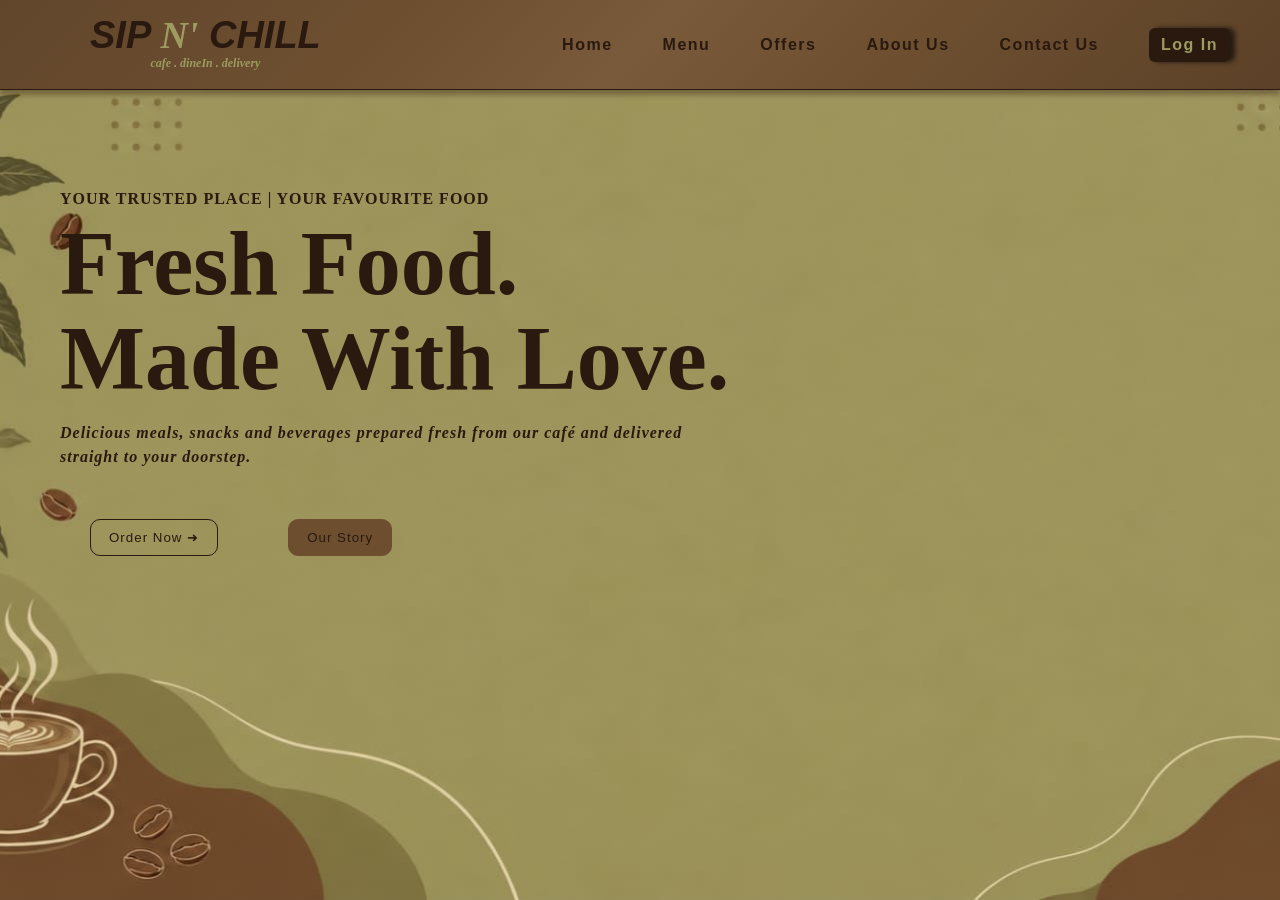
<file: index.html>
<!DOCTYPE html>
<html lang="en">
<head>
    <meta charset="UTF-8">
    <meta name="viewport" content="width=device-width, initial-scale=1.0">
    <title>SIP N' CHILL | Main</title>
    <link rel="stylesheet" href="Sip n' chill.css">
</head>
<body>
    <header id="head-bar">
    <div class="logo">
        SIP <span>N'</span> CHILL
        <p>cafe . dineIn . delivery</p>
    </div>
    <button class="hamburger" id="hamburger" type="button">☰</button>
    <nav class="nav-bar" id="navBar">
        <a href="home.html">Home</a>
        <a href="menu.html">Menu</a>
        <a href="offers.html">Offers</a>
        <a href="about.html">About Us</a>
        <a href="contact.html">Contact Us</a>

        <button id="btn-log">
            <a href="loginfrm.html">Log In</a>
        </button>
    </nav>

</header>
    <section id="home">
        <div class="home-content">
        <p class="home-title">YOUR TRUSTED PLACE | YOUR FAVOURITE FOOD</p>
        <h1>Fresh Food.<br>Made With Love.</h1>

        <p class="home-text">Delicious meals, snacks and beverages prepared fresh from our café and delivered straight to your doorstep.</p>

        <div class="home-buttons">
            <button class="primary-button"><a href="menu.html" >Order Now ➜</a></button>
            <button class="secondary-button"><a href="about.html" >Our Story</a></button>
        </div>
    </div>
</section>

<script>
    const hamburger = document.getElementById("hamburger");
    const navBar = document.getElementById("navBar");

    hamburger.addEventListener("click", function () {
        navBar.classList.toggle("active");
    });
</script>
</body>
</html>
</file>
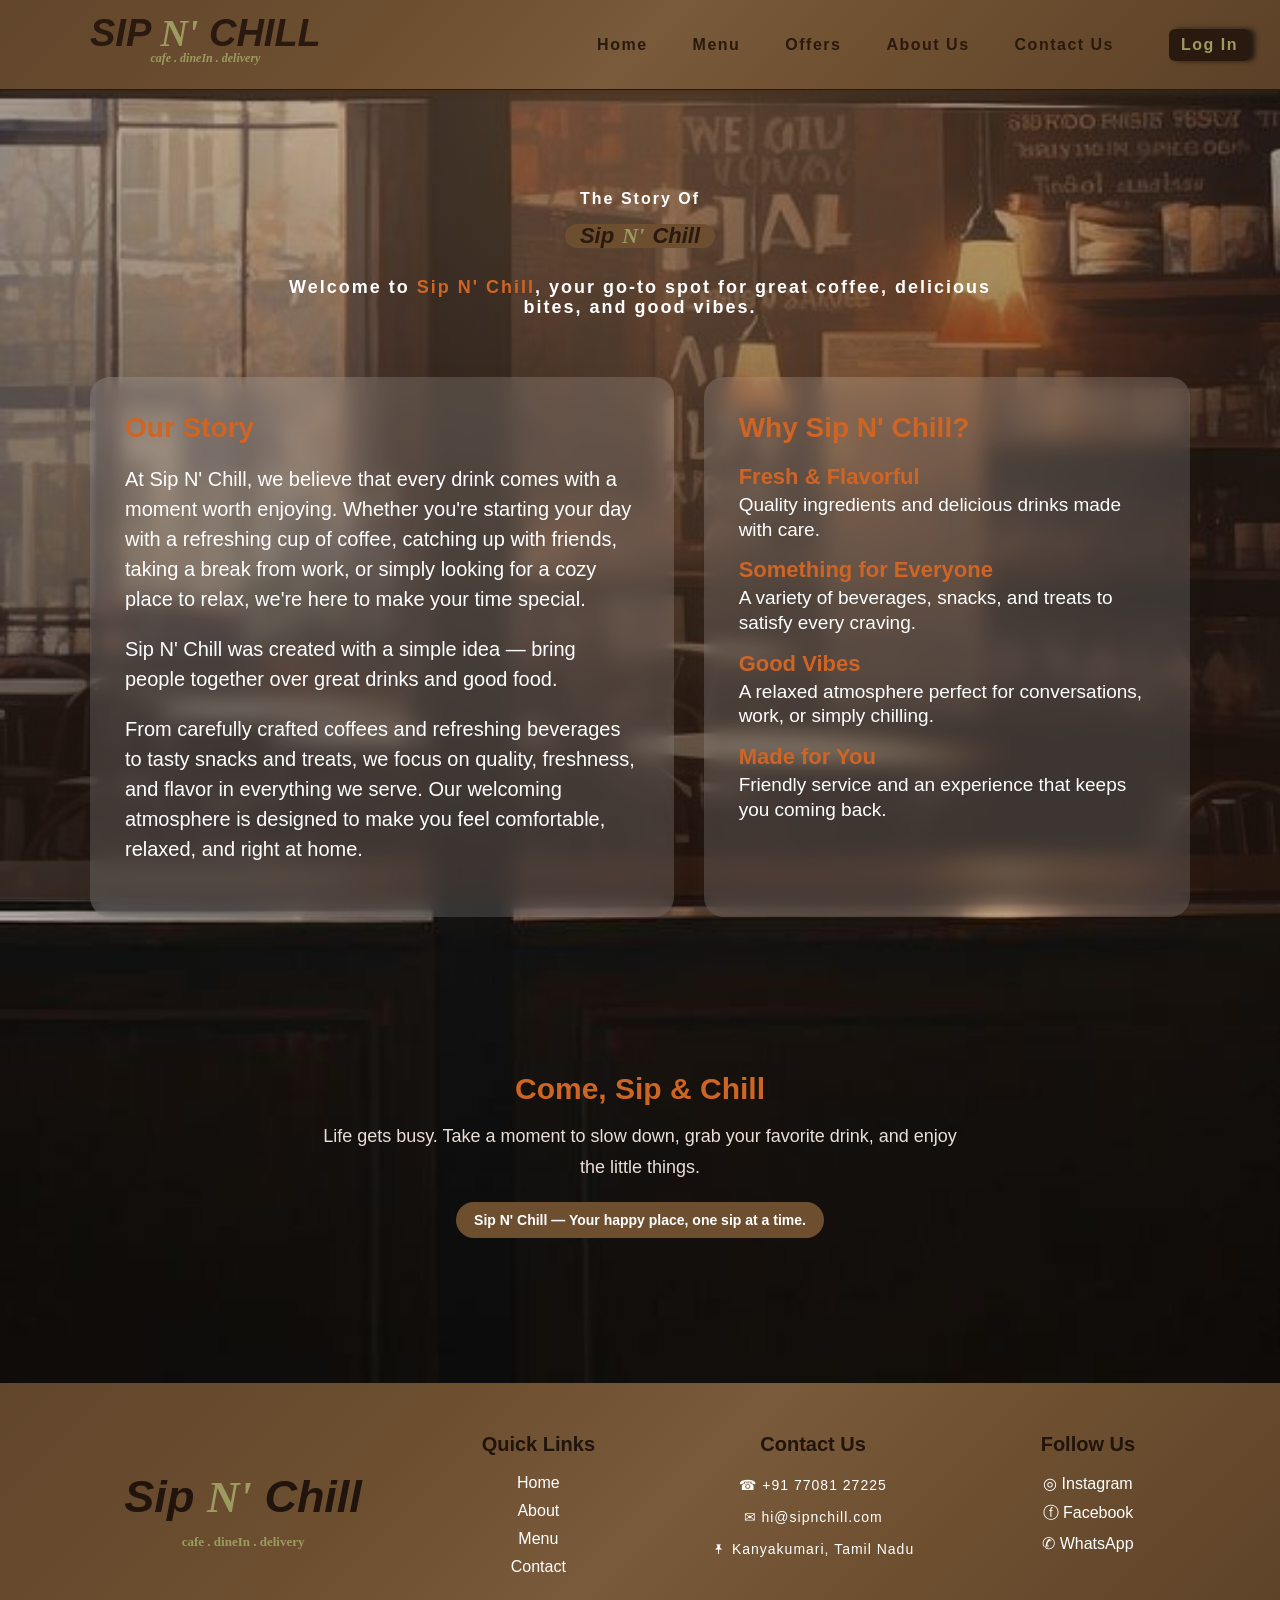
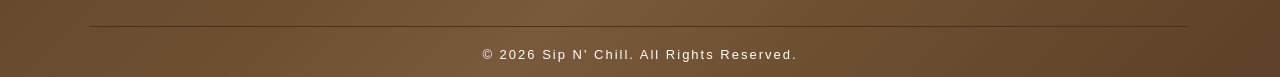
<file: about.html>
<!DOCTYPE html>
<html lang="en">
<head>
    <meta charset="UTF-8">
    <meta name="viewport" content="width=device-width, initial-scale=1.0">
    <title>SIP N' CHILL | ABOUT</title>
    <link rel="stylesheet" href="about.css">
    <link rel="stylesheet" href="https://cdnjs.cloudflare.com/ajax/libs/font-awesome/6.7.2/css/all.min.css">
</head>
<body>
  <header id="head-bar">
    <div class="logo">
        SIP <span>N'</span> CHILL
        <p>cafe . dineIn . delivery</p>
    </div>
    <button class="hamburger" id="hamburger" type="button">☰</button>
    <nav class="nav-bar" id="navBar">
        <a href="home.html">Home</a>
        <a href="menu.html">Menu</a>
        <a href="offers.html">Offers</a>
        <a href="about.html">About Us</a>
        <a href="contact.html">Contact Us</a>

        <button id="btn-log">
            <a href="loginfrm.html">Log In</a>
        </button>
    </nav>

</header>
    <section class="about-section" id="about">
  <div class="about-container">

    <div class="about-header">
    <p>The Story Of</p>
      <span class="about-tag">Sip <span class="tag2">N'</span> Chill</span>
      <p class="about-intro">
        Welcome to <span> Sip N' Chill</span>, your go-to spot for great
        coffee, delicious bites, and good vibes.
      </p>
    </div>
    <div class="about-content">
        <div class="about-story">
        <h3>Our Story</h3>
        <p>
          At Sip N' Chill, we believe that every drink comes with a moment
          worth enjoying. Whether you're starting your day with a refreshing
          cup of coffee, catching up with friends, taking a break from work,
          or simply looking for a cozy place to relax, we're here to make your
          time special.
        </p>
        <p>
          Sip N' Chill was created with a simple idea — bring people together
          over great drinks and good food.
        </p>
        <p>
          From carefully crafted coffees and refreshing beverages to tasty
          snacks and treats, we focus on quality, freshness, and flavor in
          everything we serve. Our welcoming atmosphere is designed to make
          you feel comfortable, relaxed, and right at home.
        </p>
      </div>
      <div class="why">
        <h3>Why Sip N' Chill?</h3>
        <div>
            <h4>Fresh & Flavorful</h4>
            <p>Quality ingredients and delicious drinks made with care.</p>
        </div>
        <div>
            <h4>Something for Everyone</h4>
            <p>A variety of beverages, snacks, and treats to satisfy every craving.</p>
        </div>
        <div>
            <h4>Good Vibes</h4>
            <p>A relaxed atmosphere perfect for conversations, work, or simply chilling.</p>
        </div>
        <div>
            <h4>Made for You</h4>
            <p>Friendly service and an experience that keeps you coming back.</p>
        </div>
</div>
    
<div id="come-chill">
      <h3>Come, Sip & Chill</h3>
      <p>Life gets busy. Take a moment to slow down, grab your favorite drink,
        and enjoy the little things.</p>
      <div class="tagline">
        Sip N' Chill — Your happy place, one sip at a time.
      </div>
    </div>
  </div>
</section>
<footer class="footer">
    <div class="footer-container">
        <div class="footer-brand">
            <h2>Sip <span>N'</span> Chill</h2>
            <h5>cafe . dineIn . delivery</h5>
        </div>
        <div class="links">
            <h3>Quick Links</h3>
            <a href="home.html">Home</a>
            <a href="about.html">About</a>
            <a href="menu.html">Menu</a>
            <a href="contact.html">Contact</a>
        </div>
        <div class="footer-contact">
            <h3>Contact Us</h3>
            <p>☎ +91 77081 27225</p>
            <p>✉ hi@sipnchill.com</p>
            <p>🖈 Kanyakumari, Tamil Nadu</p>
        </div>
        <div class="footer-social">
            <h3>Follow Us</h3>
            <div class="icons">
                <a href="#">◎ Instagram</a>
                <a href="#">ⓕ Facebook</a>
                <a href="#">✆ WhatsApp</a>
            </div>
        </div>
    </div>
    <div class="footer-bottom">
        <p>© 2026 Sip N' Chill. All Rights Reserved.</p>
    </div>
    <button id="backToTop" title="Back to top">
    <i class="fa-solid fa-arrow-up"></i>
</button>

</footer>
<script>
  // back to top
const backToTop = document.getElementById("backToTop");

window.addEventListener("scroll", function () {

    if (window.scrollY > 300) {
        backToTop.style.display = "flex";
    } else {
        backToTop.style.display = "none";
    }

});

backToTop.addEventListener("click", function () {

    window.scrollTo({
        top: 0,
        behavior: "smooth"
    });

});

// hamburger
const hamburger = document.getElementById("hamburger");
    const navBar = document.getElementById("navBar");

    hamburger.addEventListener("click", function () {
        navBar.classList.toggle("active");
    });
</script>
</script>
</body>
</html>
</file>
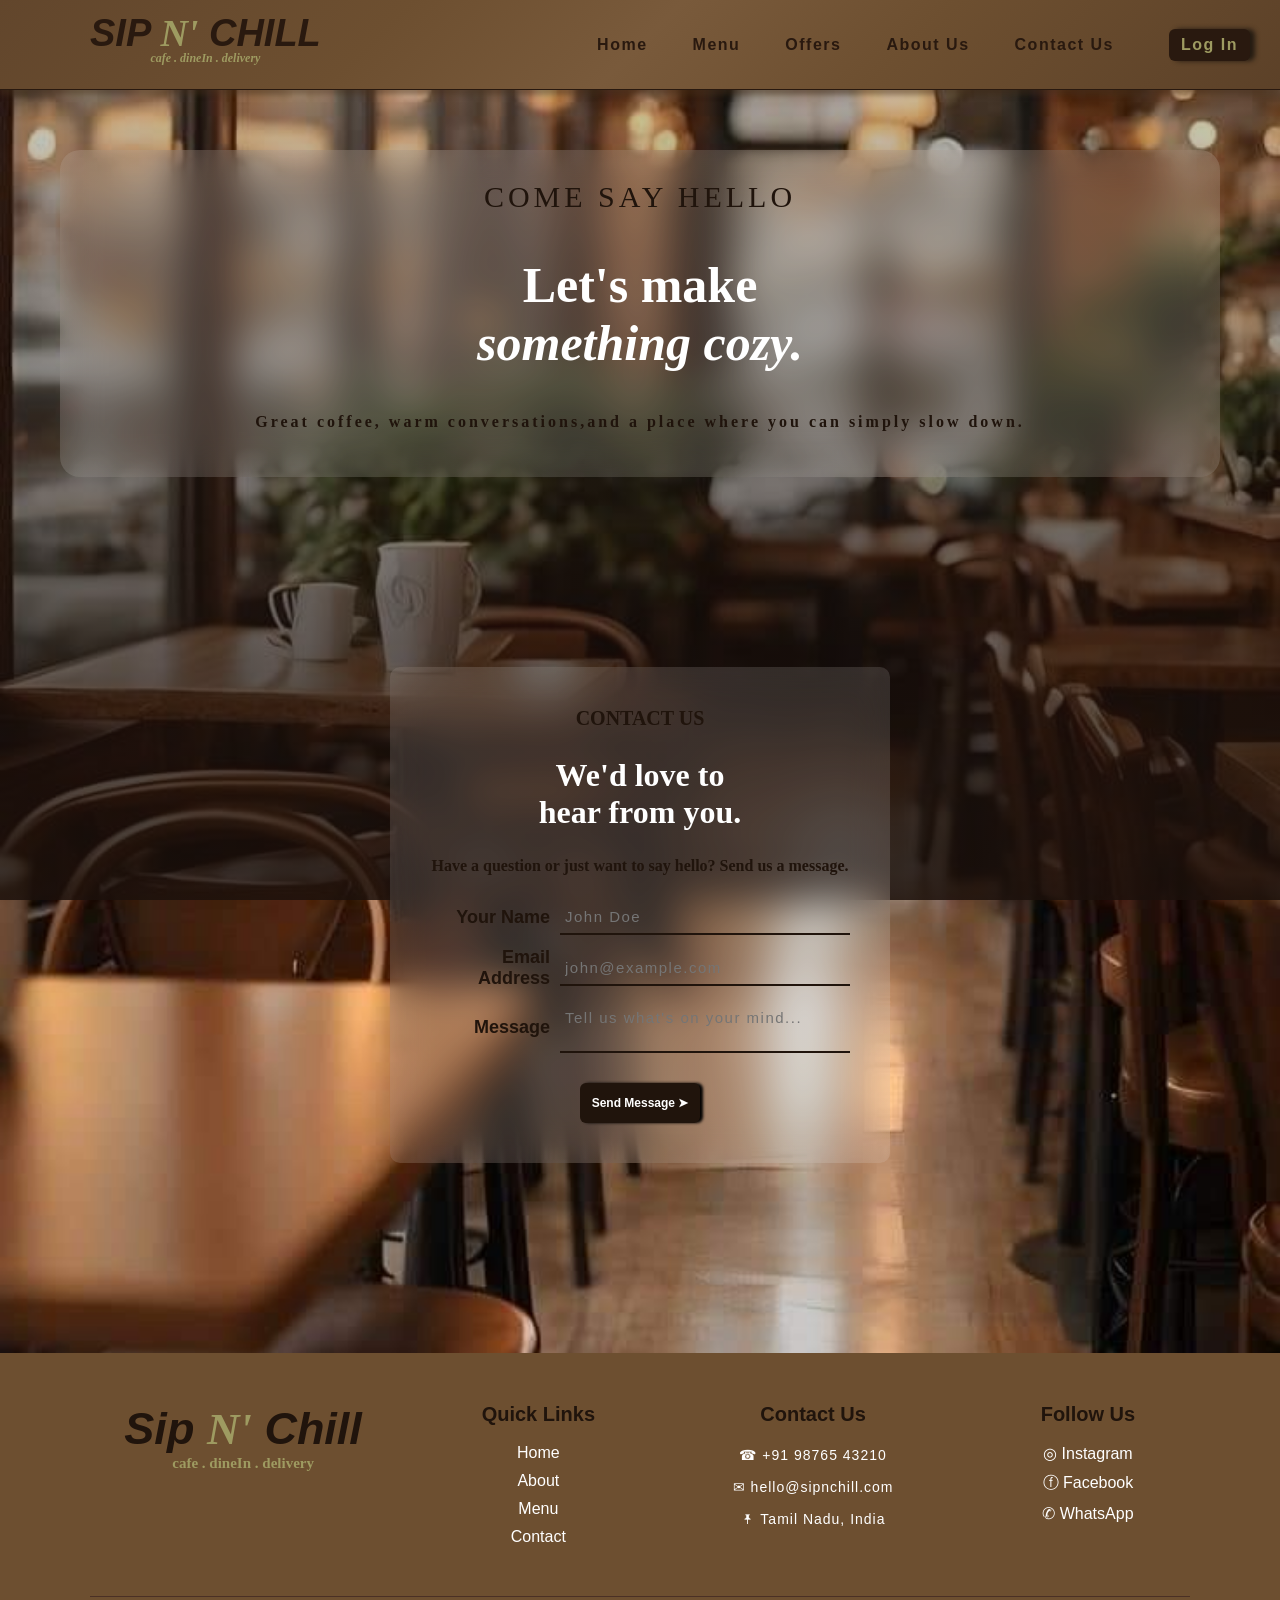
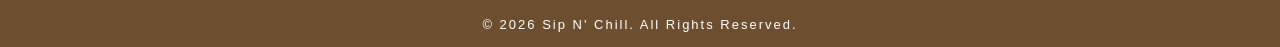
<file: contact.html>
<!DOCTYPE html>
<html lang="en">
<head>
    <meta charset="UTF-8">
    <meta name="viewport" content="width=device-width, initial-scale=1.0">
    <title>SIP N' CHILL | CONTACT</title>
    <link rel="stylesheet" href="contact.css">
    <link rel="stylesheet" href="https://cdnjs.cloudflare.com/ajax/libs/font-awesome/6.7.2/css/all.min.css">
</head>
<body>
    <header id="head-bar">
    <div class="logo">
        SIP <span>N'</span> CHILL
        <p>cafe . dineIn . delivery</p>
    </div>
    <button class="hamburger" id="hamburger" type="button">☰</button>
    <nav class="nav-bar" id="navBar">
        <a href="home.html">Home</a>
        <a href="menu.html">Menu</a>
        <a href="offers.html">Offers</a>
        <a href="about.html">About Us</a>
        <a href="contact.html">Contact Us</a>

        <button id="btn-log">
            <a href="loginfrm.html">Log In</a>
        </button>
    </nav>

</header>
    <section id="contact-section">
            <div class="contact-overlay">
                <span>COME SAY HELLO</span>
                <h1>Let's make<br><em>something cozy.</em></h1>
                <p>Great coffee, warm conversations,and a place where you can simply slow down.
                </p>
            </div>
            <div class="contact-heading">
                <span> CONTACT US </span>
                <h2>We'd love to<br>hear from you.</h2>
                <p>Have a question or just want to say hello? Send us a message.</p>
            
            
            <form>
                <div class="input-box">
                    <label>Your Name</label>
                    <input type="text" placeholder="John Doe" required>
                </div>

                <div class="input-box">
                    <label>Email Address</label>
                    <input type="email" placeholder="john@example.com" required>
                </div>
                <div class="input-box">
                    <label>Message</label>
                    <textarea placeholder="Tell us what's on your mind..." required></textarea>
                </div>
                <div  class="btn">
                <button type="submit">Send Message ➤</button>
                </div>
            </form>
            </div>
        </section>
    <footer class="footer">
    <div class="footer-container">
        <div class="footer-brand">
            <h2>Sip <span>N'</span> Chill</h2>
            <h5>cafe . dineIn . delivery</h5>
        </div>
        <div class="links">
            <h3>Quick Links</h3>
            <a href="home.html">Home</a>
            <a href="about.html">About</a>
            <a href="menu.html">Menu</a>
            <a href="contact.html">Contact</a>
        </div>
        <div class="footer-contact">
            <h3>Contact Us</h3>
            <p>☎ +91 98765 43210</p>
            <p>✉ hello@sipnchill.com</p>
            <p>🖈 Tamil Nadu, India</p>
        </div>
        <div class="footer-social">
            <h3>Follow Us</h3>
            <div class="icons">
                <a href="#">◎ Instagram</a>
                <a href="#">ⓕ Facebook</a>
                <a href="#">✆ WhatsApp</a>
            </div>
        </div>
    </div>
    <div class="footer-bottom">
        <p>© 2026 Sip N' Chill. All Rights Reserved.</p>
    </div>

</footer>

<button id="backToTop" type="button" aria-label="Back to top">
    <i class="fa-solid fa-arrow-up"></i>
</button>
<script>
  // back to top
const backToTop = document.getElementById("backToTop");

window.addEventListener("scroll", function () {

    if (window.scrollY > 300) {
        backToTop.style.display = "flex";
    } else {
        backToTop.style.display = "none";
    }

});

backToTop.addEventListener("click", function () {

    window.scrollTo({
        top: 0,
        behavior: "smooth"
    });

});

// hamburger
const hamburger = document.getElementById("hamburger");
    const navBar = document.getElementById("navBar");

    hamburger.addEventListener("click", function () {
        navBar.classList.toggle("active");
    });
</script>
    
</body>
</html>
</file>
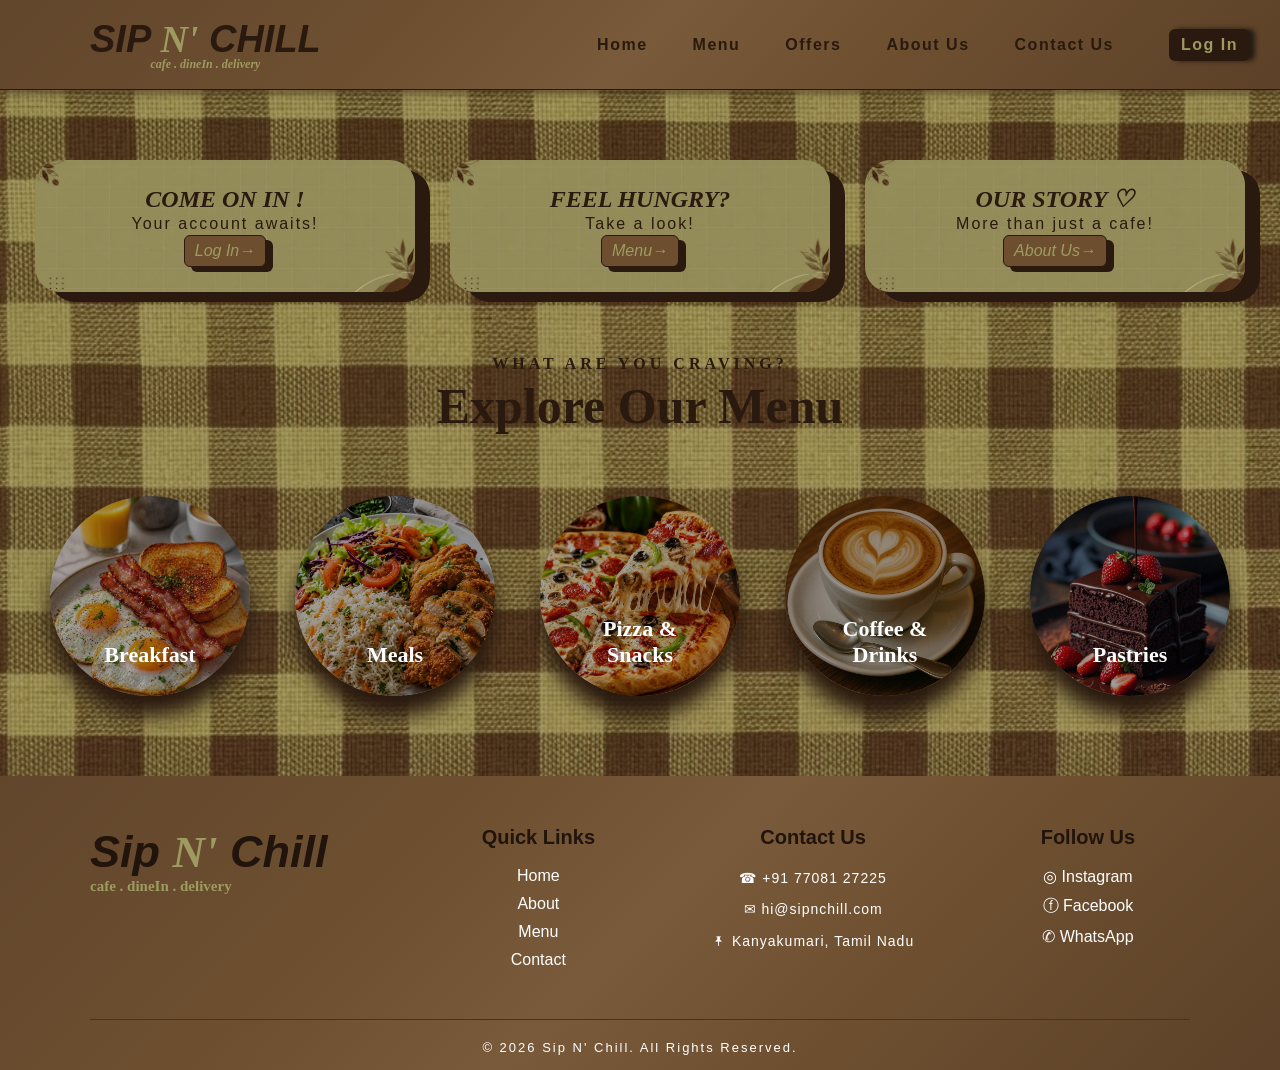
<file: home.html>
<!DOCTYPE html>
<html lang="en">
<head>
    <meta charset="UTF-8">
    <meta name="viewport" content="width=device-width, initial-scale=1.0">
    <title>SIP N' CHILL | HOME</title>
    <link rel="stylesheet" href="home.css">
</head>
<body>
    <header id="head-bar">
        <div class="logo">
        SIP   <span>N'</span>   CHILL
        <p>cafe . dineIn . delivery</p>
        </div>
    <button class="hamburger" id="hamburger">☰</button>
    <nav class="nav-bar" id="navBar">
        <a href="home.html">Home</a>
        <a href="menu.html">Menu</a>
        <a href="offers.html">Offers</a>
        <a href="about.html">About Us</a>
        <a href="contact.html">Contact Us</a>
    
    <button id="btn-log"><a href="loginfrm.html">Log In</a></button>
    </nav>
    </header>
    <section id="home-section">
    <div>
        <h1>COME ON IN !</h1>
        <p>Your account awaits!</p>
        <a href="loginfrm.html">Log In→</a>
    </div>
    <div>
        <h1>FEEL HUNGRY?</h1>
        <p>Take a look!</p>
        <a href="menu.html">Menu→</a>
    </div>

    <div>
        <h1>OUR STORY ♡</h1>
        <p>More than just a cafe!</p>
        <a href="about.html">About Us→</a>
    </div>
</section>
<section id="categories-section">
    <div class="sec-heading">
        <p>WHAT ARE YOU CRAVING?</p>
        <h1>Explore Our Menu</h1>
    </div>
    <div class="categories">
    <a href="menu.html#breakfast" class="category">
    <img src="breakfast.jpeg" alt="Breakfast">
    <h3>Breakfast</h3></a>

    <a href="menu.html#meals" class="category">
    <img src="meal.jpeg" alt="Meals">
    <h3>Meals</h3></a>

    <a href="menu.html#pizza" class="category">
    <img src="pizzaa.jpeg" alt="Pizza">
    <h3>Pizza & Snacks</h3></a>

    <a href="menu.html#drinks" class="category">
    <img src="coffee.jpeg" alt="Coffee">
    <h3>Coffee & Drinks</h3></a>

     <a href="menu.html#pastries" class="category">
    <img src="cake.jpeg" alt="Meals">
    <h3>Pastries</h3></a>
    </div>
</section>
      <footer class="footer">
    <div class="footer-container">
        <div class="footer-brand">
            <h2>Sip <span>N'</span> Chill</h2>
            <h5>cafe . dineIn . delivery</h5>
        </div>
        <div class="links">
            <h3>Quick Links</h3>
            <a href="home.html">Home</a>
            <a href="about.html">About</a>
            <a href="menu.html">Menu</a>
            <a href="contact.html">Contact</a>
        </div>
        <div class="footer-contact">
            <h3>Contact Us</h3>
            <p>☎ +91 77081 27225</p>
            <p>✉ hi@sipnchill.com</p>
            <p>🖈 Kanyakumari, Tamil Nadu</p>
        </div>
        <div class="footer-social">
            <h3>Follow Us</h3>
            <div class="icons">
                <a href="#">◎ Instagram</a>
                <a href="#">ⓕ Facebook</a>
                <a href="#">✆ WhatsApp</a>
            </div>
        </div>
    </div>
    <div class="footer-bottom">
        <p>© 2026 Sip N' Chill. All Rights Reserved.</p>
    </div>

</footer>

<script>
    const hamburger = document.getElementById("hamburger");
    const navBar = document.getElementById("navBar");

    hamburger.addEventListener("click", function () {
        navBar.classList.toggle("active");
    });
</script>
</body>
</html>
</html>
</file>
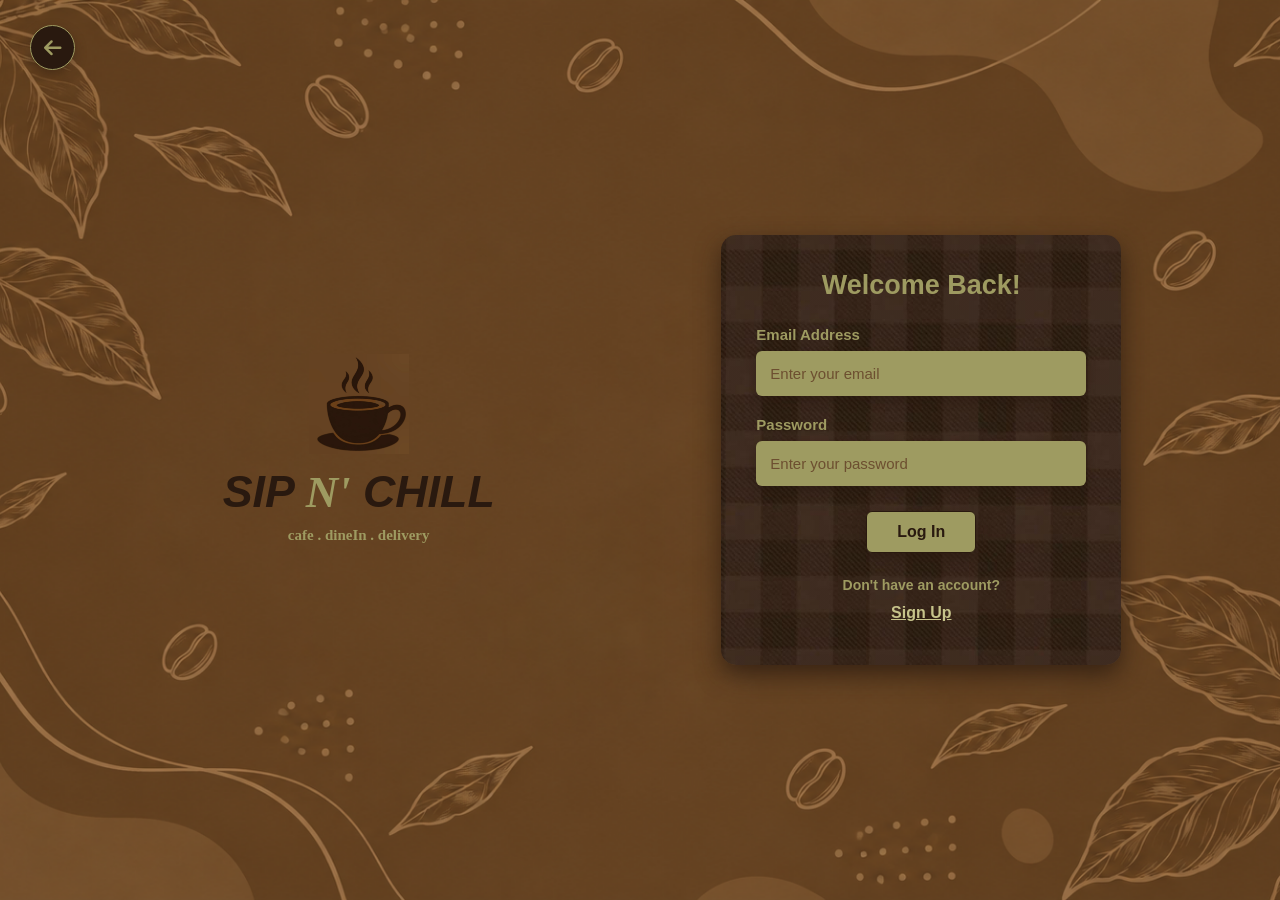
<file: loginfrm.html>
<!DOCTYPE html>
<html lang="en">
<head>
    <meta charset="UTF-8">
    <meta name="viewport" content="width=device-width, initial-scale=1.0">

    <title>SIP N' CHILL | LOGIN</title>

    <link rel="stylesheet" href="loginfrm.css">

    <!-- Font Awesome for the back arrow -->
    <link rel="stylesheet"
          href="https://cdnjs.cloudflare.com/ajax/libs/font-awesome/6.7.2/css/all.min.css">
</head>

<body>

    <section id="loginsec">

        <!-- Back to main page -->
        <a href="index.html" class="back-btn" aria-label="Back to home">
            <i class="fa-solid fa-arrow-left"></i>
        </a>

        <!-- Logo and heading -->
        <div class="heading">
            <img src="logo.jpeg" alt="SIP N' CHILL logo">

            <h1>SIP <span>N'</span> CHILL</h1>

            <p>cafe . dineIn . delivery</p>
        </div>

        <!-- Login form -->
        <div class="formitm">

            <form id="loginForm">

                <h2>Welcome Back!</h2>

                <label for="email">Email Address</label>
                <input
                    type="email"
                    id="email"
                    name="email"
                    required
                    placeholder="Enter your email"
                    autocomplete="email">

                <label for="password">Password</label>
                <input
                    type="password"
                    id="password"
                    name="password"
                    required
                    minlength="6"
                    placeholder="Enter your password"
                    autocomplete="current-password">

                <button type="submit" class="btn">Log In</button>

                <p class="account-text">Don't have an account?</p>

                <a href="#" id="showSignup" class="form-link">
                    Sign Up
                </a>

            </form>

            <!-- Signup form: hidden initially -->
            <form id="signupForm" hidden>

                <h2>Create Account</h2>

                <label for="fullname">Full Name</label>
                <input
                    type="text"
                    id="fullname"
                    name="fullname"
                    required
                    placeholder="Enter your full name"
                    autocomplete="name">

                <label for="signupEmail">Email Address</label>
                <input
                    type="email"
                    id="signupEmail"
                    name="signupEmail"
                    required
                    placeholder="Enter your email"
                    autocomplete="email">

                <label for="signupPassword">Create Password</label>
                <input
                    type="password"
                    id="signupPassword"
                    name="signupPassword"
                    required
                    minlength="6"
                    placeholder="Minimum 6 characters"
                    autocomplete="new-password">

                <label for="confirmPassword">Confirm Password</label>
                <input
                    type="password"
                    id="confirmPassword"
                    name="confirmPassword"
                    required
                    minlength="6"
                    placeholder="Confirm your password"
                    autocomplete="new-password">

                <button type="submit" class="btn">Sign Up</button>

                <p class="account-text">Already have an account?</p>

                <a href="#" id="showLogin" class="form-link">
                    Log In
                </a>

            </form>

            <p id="message" role="status" aria-live="polite"></p>

        </div>

    </section>

    <script>
     
     
const loginForm = document.getElementById("loginForm");
const signupForm = document.getElementById("signupForm");

const showSignup = document.getElementById("showSignup");
const showLogin = document.getElementById("showLogin");

const message = document.getElementById("message");

const signupPassword = document.getElementById("signupPassword");
const confirmPassword = document.getElementById("confirmPassword");

// Show signup form
showSignup.addEventListener("click", function (event) {
    event.preventDefault();

    loginForm.hidden = true;
    signupForm.hidden = false;

    message.textContent = "";
});

// Show login form
showLogin.addEventListener("click", function (event) {
    event.preventDefault();

    signupForm.hidden = true;
    loginForm.hidden = false;

    message.textContent = "";
});

// Handle login form
loginForm.addEventListener("submit", function (event) {
    event.preventDefault();

    message.textContent =
        "LogIn Successfull!";

    loginForm.reset();
});

// Handle signup form
signupForm.addEventListener("submit", function (event) {
    event.preventDefault();

    if (signupPassword.value !== confirmPassword.value) {
        message.textContent = "Passwords do not match!";
        confirmPassword.focus();
        return;
    }

    message.textContent =
        "Signed Up Sucessfully!";

    signupForm.reset();
});

    </script>

</body>
</html>
</file>
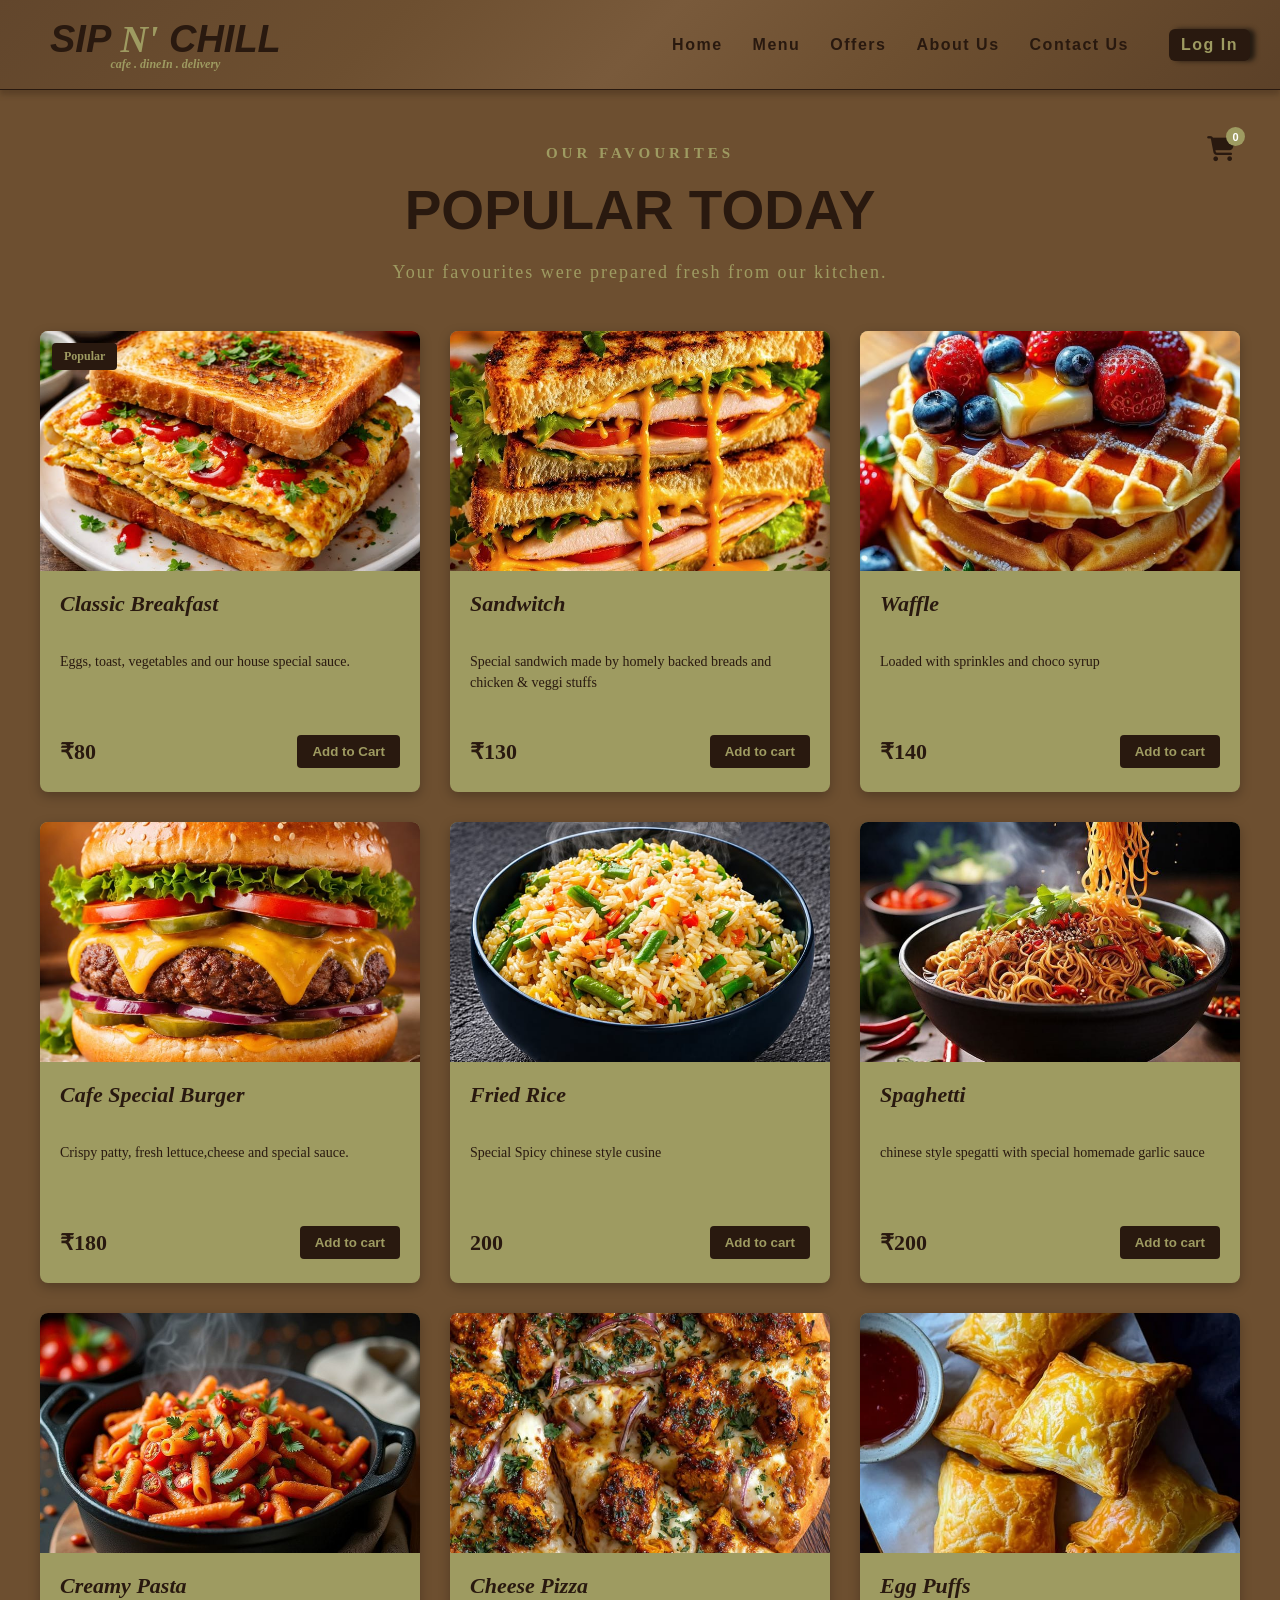
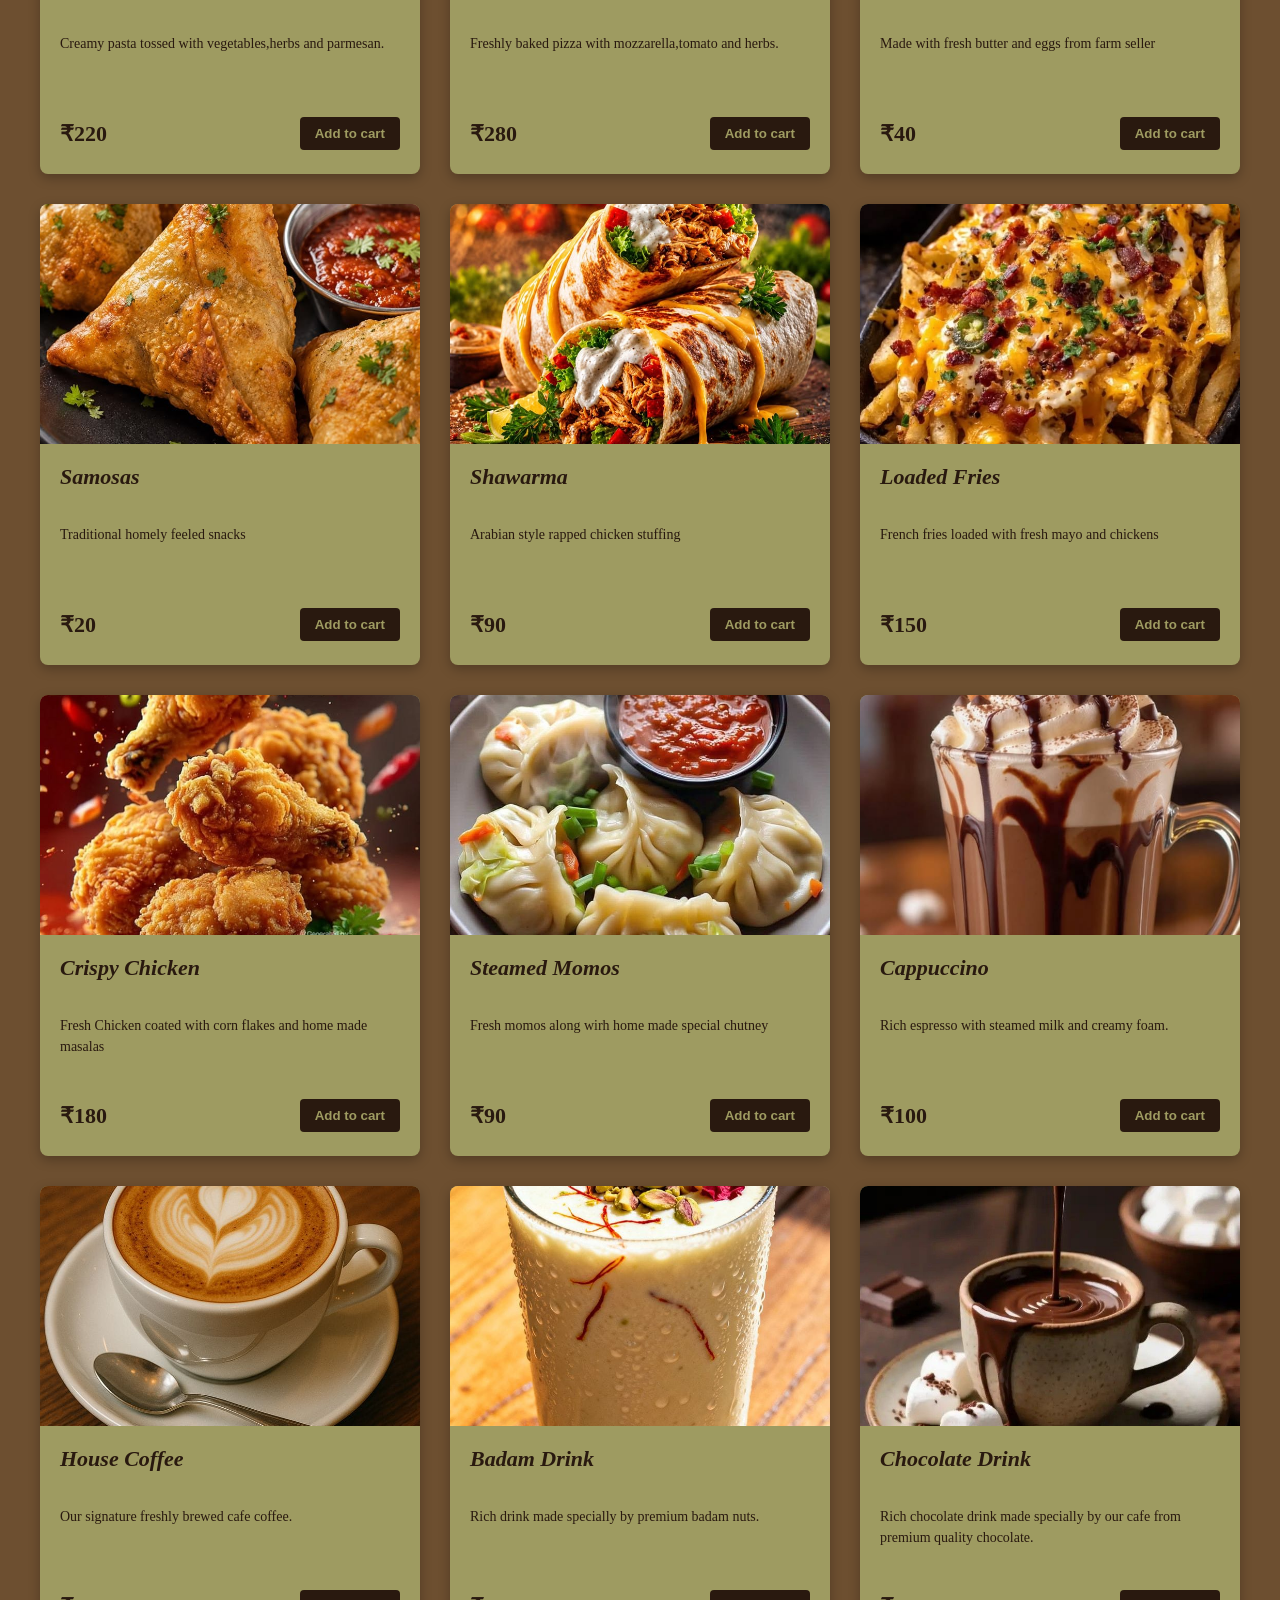
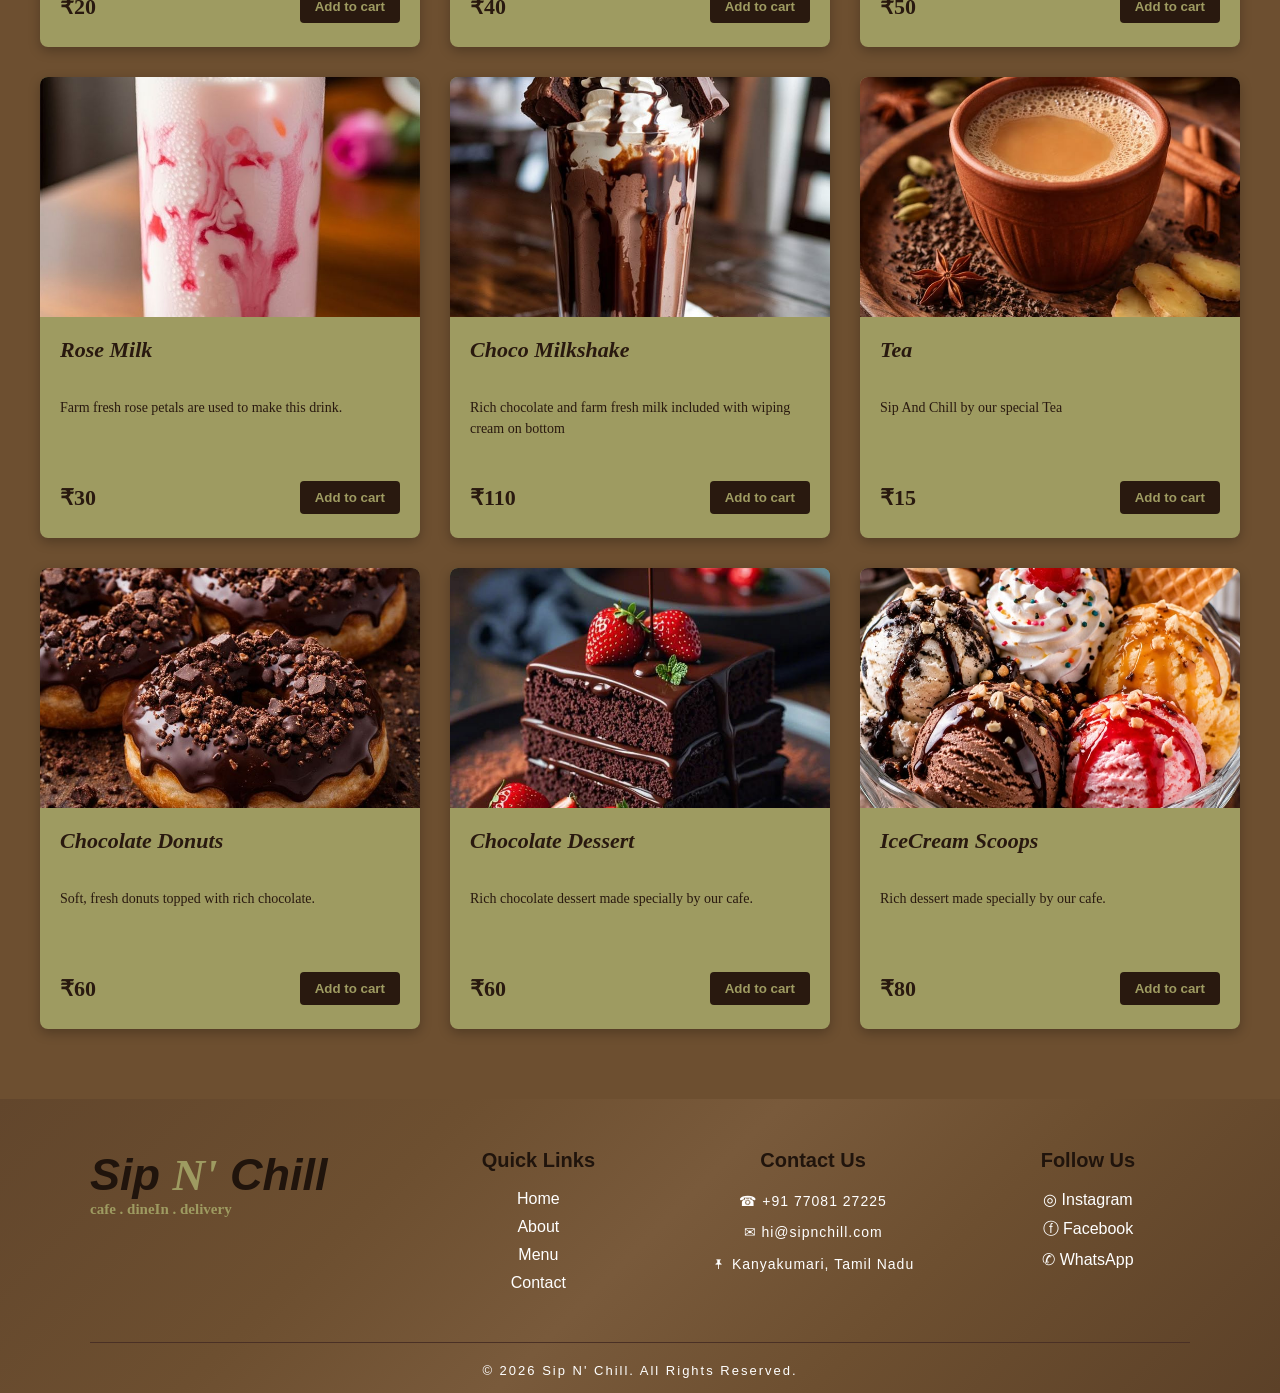
<file: menu.html>
<!DOCTYPE html>
<html lang="en">
<head>
    <meta charset="UTF-8">
    <meta name="viewport" content="width=device-width, initial-scale=1.0">
    <title>SIP N' CHILL | MENU</title>
    <link rel="stylesheet" href="menu.css">
    <link rel="stylesheet" href="https://cdnjs.cloudflare.com/ajax/libs/font-awesome/6.7.2/css/all.min.css">
</head>
<body>
    <header id="head-bar">
    <div class="logo">
        SIP <span>N'</span> CHILL
        <p>cafe . dineIn . delivery</p>
    </div>
    <button class="hamburger" id="hamburger" type="button">☰</button>
    <nav class="nav-bar" id="navBar">
        <a href="home.html">Home</a>
        <a href="menu.html">Menu</a>
        <a href="offers.html">Offers</a>
        <a href="about.html">About Us</a>
        <a href="contact.html">Contact Us</a>

        <button id="btn-log">
            <a href="loginfrm.html">Log In</a>
        </button>
    </nav>

</header>
    <section id="menu-section">
        <button class="cart-Item"  id="cartButton" type="button">
    <i class="fa-solid fa-cart-shopping"></i>
    <span id="cart-Count">0</span>
</button>
        <!-- <button class="cart-Item">🛒Cart - <span id="cart-Count">0</span>
        </button>   -->
        <div class="menu-heading">
            <p>OUR FAVOURITES</p>
            <h2>POPULAR TODAY</h2>
            <span>Your favourites were prepared fresh from our kitchen.
            </span>
        </div>    
        
<div class="food-menu">
<!-- food1 -->
<article class="food-box" id="breakfast">
    <div class="food-imag">
    <img src="toast.jpeg" alt="Breakfast">
    <span class="popular">Popular</span>
    </div>
<div class="food-details">
    <h3>Classic Breakfast</h3>
    <p>Eggs, toast, vegetables and our house special sauce.</p>
    <div class="food-bottom">
        <strong>₹80</strong>
        <button onclick="addToCart(this)">Add to Cart</button>
    </div>
</div>
</article>


<!-- FOOD 19 -->
<article class="food-box">
    <div class="food-imag">
    <img src="sandwitch.jpeg" alt="sandwitch">
    </div>
<div class="food-details">
    <h3>Sandwitch</h3>
    <p>Special sandwich made by homely backed breads and chicken & veggi stuffs</p>
    <div class="food-bottom">
        <strong>₹130</strong>
        <button onclick="addToCart(this)">Add to cart</button>
    </div>
</div>
</article>


<!-- FOOD 23 -->
<article class="food-box">
    <div class="food-imag">
    <img src="Waffle.jpeg" alt="Waffle">
    </div>
<div class="food-details">
    <h3>Waffle</h3>
    <p>Loaded with sprinkles and choco syrup</p>
    <div class="food-bottom">
        <strong>₹140</strong>
        <button onclick="addToCart(this)">Add to cart</button>
    </div>
</div>
</article>


<!-- FOOD 3 -->
<article class="food-box">
    <div class="food-imag">
    <img src="burger.jpeg" alt="Burger">
    </div>

    <div class="food-details">
    <h3>Cafe Special Burger</h3>
    <p>Crispy patty, fresh lettuce,cheese and special sauce.</p>

    <div class="food-bottom">
        <strong>₹180</strong>
        <button onclick="addToCart(this)">Add to cart</button>
    </div>
</div>
</article>



<!-- FOOD 21 -->
<article class="food-box" id="meals">
    <div class="food-imag">
    <img src="friedrice.jpeg" alt="Fried Rice">
    </div>
<div class="food-details">
    <h3>Fried Rice</h3>
    <p>Special Spicy chinese style cusine</p>
    <div class="food-bottom">
        <strong>200</strong>
        <button onclick="addToCart(this)">Add to cart</button>
    </div>
</div>
</article>



<!-- FOOD 24 -->
<article class="food-box">
    <div class="food-imag">
    <img src="noodle.jpeg" alt="Waffle">
    </div>
<div class="food-details">
    <h3>Spaghetti</h3>
    <p>chinese style spegatti with special homemade garlic sauce</p>
    <div class="food-bottom">
        <strong>₹200</strong>
        <button onclick="addToCart(this)">Add to cart</button>
    
    </div>
</div>
</article>


<!-- FOOD 4 -->

<article class="food-box">
<div class="food-imag">
    <img src="pasta.jpeg" alt="Pasta">
</div>

    <div class="food-details">
    <h3>Creamy Pasta</h3>
    <p>Creamy pasta tossed with vegetables,herbs and parmesan.</p>

    <div class="food-bottom">
        <strong>₹220</strong>
        <button onclick="addToCart(this)">Add to cart</button>
    </div>
</div>
</article>


 <!-- FOOD 2 -->
<article class="food-box" id="pizza">
    <div class="food-imag">
    <img src="pizza snacks.jpeg" alt="Pizza">
    </div>

    <div class="food-details">
    <h3>Cheese Pizza</h3>
    <p>Freshly baked pizza with mozzarella,tomato and herbs.</p>
    
    <div class="food-bottom">
    <strong>₹280</strong>
    <button onclick="addToCart(this)">Add to cart</button>
    </div>
</div>
</article>



<!-- FOOD 12 -->
<article class="food-box">
    <div class="food-imag">
    <img src="puffs.jpeg" alt="Egg Puffs">
    </div>
<div class="food-details">
    <h3>Egg Puffs</h3>
    <p>Made with fresh butter and eggs from farm seller</p>
    <div class="food-bottom">
        <strong>₹40</strong>
        <button onclick="addToCart(this)">Add to cart</button>
    </div>
</div>
</article>

<!-- FOOD 13 -->
<article class="food-box">
    <div class="food-imag">
    <img src="samosa.jpeg" alt="samosa">
    </div>
<div class="food-details">
    <h3>Samosas</h3>
    <p>Traditional homely feeled snacks</p>
    <div class="food-bottom">
        <strong>₹20</strong>
        <button onclick="addToCart(this)">Add to cart</button>
    </div>
</div>
</article>

<!-- FOOD 14-->
<article class="food-box">
    <div class="food-imag">
    <img src="sawarma.jpeg" alt="sawarma">
    </div>
<div class="food-details">
    <h3>Shawarma</h3>
    <p>Arabian style rapped chicken stuffing</p>
    <div class="food-bottom">
        <strong>₹90</strong>
        <button onclick="addToCart(this)">Add to cart</button>
    </div>
</div>
</article>


<!-- FOOD 16 -->
<article class="food-box">
    <div class="food-imag">
    <img src="loadedfries.jpeg" alt="Loadedfries">
    </div>
<div class="food-details">
    <h3>Loaded Fries</h3>
    <p>French fries loaded with fresh mayo and chickens</p>
    <div class="food-bottom">
        <strong>₹150</strong>
        <button onclick="addToCart(this)">Add to cart</button>
    </div>
</div>
</article>

<!-- FOOD 17 -->
<article class="food-box">
    <div class="food-imag">
    <img src="crispychik.jpeg" alt="Crispy Chicken">
    </div>
<div class="food-details">
    <h3>Crispy Chicken</h3>
    <p>Fresh Chicken coated with corn flakes and home made masalas</p>
    <div class="food-bottom">
        <strong>₹180</strong>
        <button onclick="addToCart(this)">Add to cart</button>
    </div>
</div>
</article>

<!-- FOOD 18 -->
<article class="food-box">
    <div class="food-imag">
    <img src="steamedmomos.jpeg" alt="Steamed Momos">
    </div>
<div class="food-details">
    <h3>Steamed Momos</h3>
    <p>Fresh momos along wirh home made special chutney</p>
    <div class="food-bottom">
        <strong>₹90</strong>
        <button onclick="addToCart(this)">Add to cart</button>
    </div>
</div>
</article>



<!-- FOOD 5 -->
<article class="food-box" id="drinks">
<div class="food-imag">
    <img src="capacino.jpeg" alt="Cappuccino">
</div>
    <div class="food-details">
    <h3>Cappuccino</h3>
    <p>Rich espresso with steamed milk and creamy foam.</p>

    <div class="food-bottom">
    <strong>₹100</strong>
    <button onclick="addToCart(this)">Add to cart</button>
    </div>
</div>
</article>


<!-- FOOD 6 -->
<article class="food-box">
<div class="food-imag">
    <img src="coffee.jpeg" alt="Coffee"></div>
    <div class="food-details">
    <h3>House Coffee</h3>
    <p>Our signature freshly brewed cafe coffee.</p>

    <div class="food-bottom">
    <strong>₹20</strong>
    <button onclick="addToCart(this)">Add to cart</button>
    </div>
</div>
</article>


<!-- FOOD 9 -->
<article class="food-box">
    <div class="food-imag">
    <img src="badamilk.jpeg" alt="badam milk">
    </div>
<div class="food-details">
    <h3>Badam Drink</h3>
    <p>Rich drink made specially by premium badam nuts.</p>
    <div class="food-bottom">
        <strong>₹40</strong>
        <button onclick="addToCart(this)">Add to cart</button>
    </div>
</div>
</article>



<!-- FOOD 10 -->
<article class="food-box">
    <div class="food-imag">
    <img src="hotchocolate.jpeg" alt="hot chocolate">
    </div>
<div class="food-details">
    <h3>Chocolate Drink</h3>
    <p>Rich chocolate drink made specially by our cafe from premium quality chocolate.</p>
    <div class="food-bottom">
        <strong>₹50</strong>
        <button onclick="addToCart(this)">Add to cart</button>
    </div>
</div>
</article>

<!-- FOOD 11 -->
<article class="food-box">
    <div class="food-imag">
    <img src="rosemilk.jpeg" alt="Rose Milk">
    </div>
<div class="food-details">
    <h3>Rose Milk</h3>
    <p>Farm fresh rose petals are used to make this drink.</p>
    <div class="food-bottom">
        <strong>₹30</strong>
        <button onclick="addToCart(this)">Add to cart</button>
    </div>
</div>
</article>



<!-- FOOD 15 -->
<article class="food-box">
    <div class="food-imag">
    <img src="milkshake.jpeg" alt="MilkShake">
    </div>
<div class="food-details">
    <h3>Choco Milkshake</h3>
    <p>Rich chocolate and farm fresh milk included with wiping cream on bottom</p>
    <div class="food-bottom">
        <strong>₹110</strong>
        <button onclick="addToCart(this)">Add to cart</button>
    </div>
</div>
</article>


<!-- FOOD 20 -->
<article class="food-box">
    <div class="food-imag">
    <img src="tea.jpeg" alt="Tea">
    </div>
<div class="food-details">
    <h3>Tea</h3>
    <p>Sip And Chill by our special Tea</p>
    <div class="food-bottom">
        <strong>₹15</strong>
        <button onclick="addToCart(this)">Add to cart</button>
    </div>
</div>
</article>


<!-- FOOD 7 -->
<article class="food-box" id="pastries">
    <div class="food-imag">
        <img src="donut.jpeg" alt="Donuts">
    </div>
    <div class="food-details">
        <h3>Chocolate Donuts</h3>
        <p>Soft, fresh donuts topped with rich chocolate.</p>

    <div class="food-bottom">
        <strong>₹60</strong>
        <button onclick="addToCart(this)">Add to cart</button>
    </div>
</div>
</article>


<!-- FOOD 8 -->
<article class="food-box">
    <div class="food-imag">
    <img src="cake.jpeg" alt="piece cake">
    </div>
<div class="food-details">
    <h3>Chocolate Dessert</h3>
    <p>Rich chocolate dessert made specially by our cafe.</p>
    <div class="food-bottom">
        <strong>₹60</strong>
        <button onclick="addToCart(this)">Add to cart</button>
    </div>
</div>
</article>


<!-- FOOD 22 -->
<article class="food-box">
    <div class="food-imag">
    <img src="icecream.jpeg" alt="Brownie">
    </div>
<div class="food-details">
    <h3>IceCream Scoops</h3>
    <p>Rich dessert made specially by our cafe.</p>
    <div class="food-bottom">
        <strong>₹80</strong>
        <button onclick="addToCart(this)">Add to cart</button>
    </div>
</div>
</article>

        </div>

    </section>
      <footer class="footer">
    <div class="footer-container">
        <div class="footer-brand">
            <h2>Sip <span>N'</span> Chill</h2>
            <h5>cafe . dineIn . delivery</h5>
        </div>
        <div class="links">
            <h3>Quick Links</h3>
            <a href="home.html">Home</a>
            <a href="about.html">About</a>
            <a href="menu.html">Menu</a>
            <a href="contact.html">Contact</a>
        </div>
        <div class="footer-contact">
            <h3>Contact Us</h3>
            <p>☎ +91 77081 27225</p>
            <p>✉ hi@sipnchill.com</p>
            <p>🖈 Kanyakumari, Tamil Nadu</p>
        </div>
        <div class="footer-social">
            <h3>Follow Us</h3>
            <div class="icons">
                <a href="#">◎ Instagram</a>
                <a href="#">ⓕ Facebook</a>
                <a href="#">✆ WhatsApp</a>
            </div>
        </div>
    </div>
    <div class="footer-bottom">
        <p>© 2026 Sip N' Chill. All Rights Reserved.</p>
    </div>

</footer>
<div id="cart-popup">

    <div class="cart-header">
        <h3>
            <i class="fa-solid fa-cart-shopping"></i>
            Your Cart
        </h3>

        <button id="close-cart">
            <i class="fa-solid fa-xmark"></i>
        </button>
    </div>

    <div id="cart-items">
        <p class="empty-cart">Your cart is empty</p>
    </div>

    <div class="cart-total">
        <span>Total</span>
        <strong id="cart-total-price">₹0</strong>
    </div>

</div>
<button id="backToTop" title="Back to top">
    <i class="fa-solid fa-arrow-up"></i>
</button>
 <script>
// CART ELEMENTS
const cartButton = document.getElementById("cartButton");
const cartPopup = document.getElementById("cart-popup");
const closeCart = document.getElementById("close-cart");
const cartItems = document.getElementById("cart-items");
const cartCountElement = document.getElementById("cart-Count");
const cartTotalPrice = document.getElementById("cart-total-price");

// CART DATA
let cart = [];

// OPEN AND CLOSE CART

cartButton.addEventListener("click", () => {
    cartPopup.classList.toggle("show");
    document.body.classList.toggle(
        "cart-open",
        cartPopup.classList.contains("show")
    );
});

closeCart.addEventListener("click", () => {
    cartPopup.classList.remove("show");
    document.body.classList.remove("cart-open");
});


// ADD PRODUCT TO CART
function addToCart(button) {
    const foodBox = button.closest(".food-box");

    const name = foodBox.querySelector("h3").textContent.trim();

    const priceText = foodBox.querySelector(".food-bottom strong")
        .textContent.trim();

    const price = Number(priceText.replace(/[^\d.]/g, ""));

    const existingItem = cart.find(item => item.name === name);

    if (existingItem) {
        existingItem.quantity++;
    } else {
        cart.push({
            name: name,
            price: price,
            quantity: 1
        });
    }

    renderCart();
    showCartMessage(name + " added to cart ✓");
}

// DISPLAY CART ITEMS
function renderCart() {
    cartItems.innerHTML = "";

    if (cart.length === 0) {
        cartItems.innerHTML =
            '<p class="empty-cart">Your cart is empty</p>';
    }

    let totalQuantity = 0;
    let totalPrice = 0;

    cart.forEach((item, index) => {
        totalQuantity += item.quantity;
        totalPrice += item.price * item.quantity;

        const product = document.createElement("div");
        product.className = "cart-product";

        const info = document.createElement("div");
        info.className = "cart-product-info";

        const name = document.createElement("span");
        name.className = "cart-product-name";
        name.textContent = item.name;

        const details = document.createElement("small");
        details.textContent =
            `₹${item.price} × ${item.quantity}`;

        info.append(name, details);

        const right = document.createElement("div");
        right.className = "cart-product-right";

        const subtotal = document.createElement("strong");
        subtotal.textContent =
            `₹${item.price * item.quantity}`;

        const removeButton = document.createElement("button");
        removeButton.className = "remove-cart";
        removeButton.type = "button";
        removeButton.textContent = "✕";
        removeButton.setAttribute("aria-label", `Remove ${item.name}`);

        removeButton.addEventListener("click", () => {
            cart.splice(index, 1);
            renderCart();
        });

        right.append(subtotal, removeButton);
        product.append(info, right);
        cartItems.appendChild(product);
    });

    cartCountElement.textContent = totalQuantity;
    cartTotalPrice.textContent = `₹${totalPrice}`;
}

// BACK TO TOP
const backToTop = document.getElementById("backToTop");

window.addEventListener("scroll", () => {
    backToTop.style.display =
        window.scrollY > 300 ? "flex" : "none";
});

backToTop.addEventListener("click", () => {
    window.scrollTo({
        top: 0,
        behavior: "smooth"
    });
});

// MOBILE HAMBURGER MENU
const hamburger = document.getElementById("hamburger");
const navBar = document.getElementById("navBar");

hamburger.addEventListener("click", () => {
    navBar.classList.toggle("active");
});

let messageTimer;

function showCartMessage(message) {
    const cartMessage = document.getElementById("cart-message");

    cartMessage.textContent = message;
    cartMessage.classList.add("show");

    clearTimeout(messageTimer);

    messageTimer = setTimeout(() => {
        cartMessage.classList.remove("show");
    }, 1800);
}
</script>
<div id="cart-message" role="status" aria-live="polite"></div>
</body>

</html>
</file>
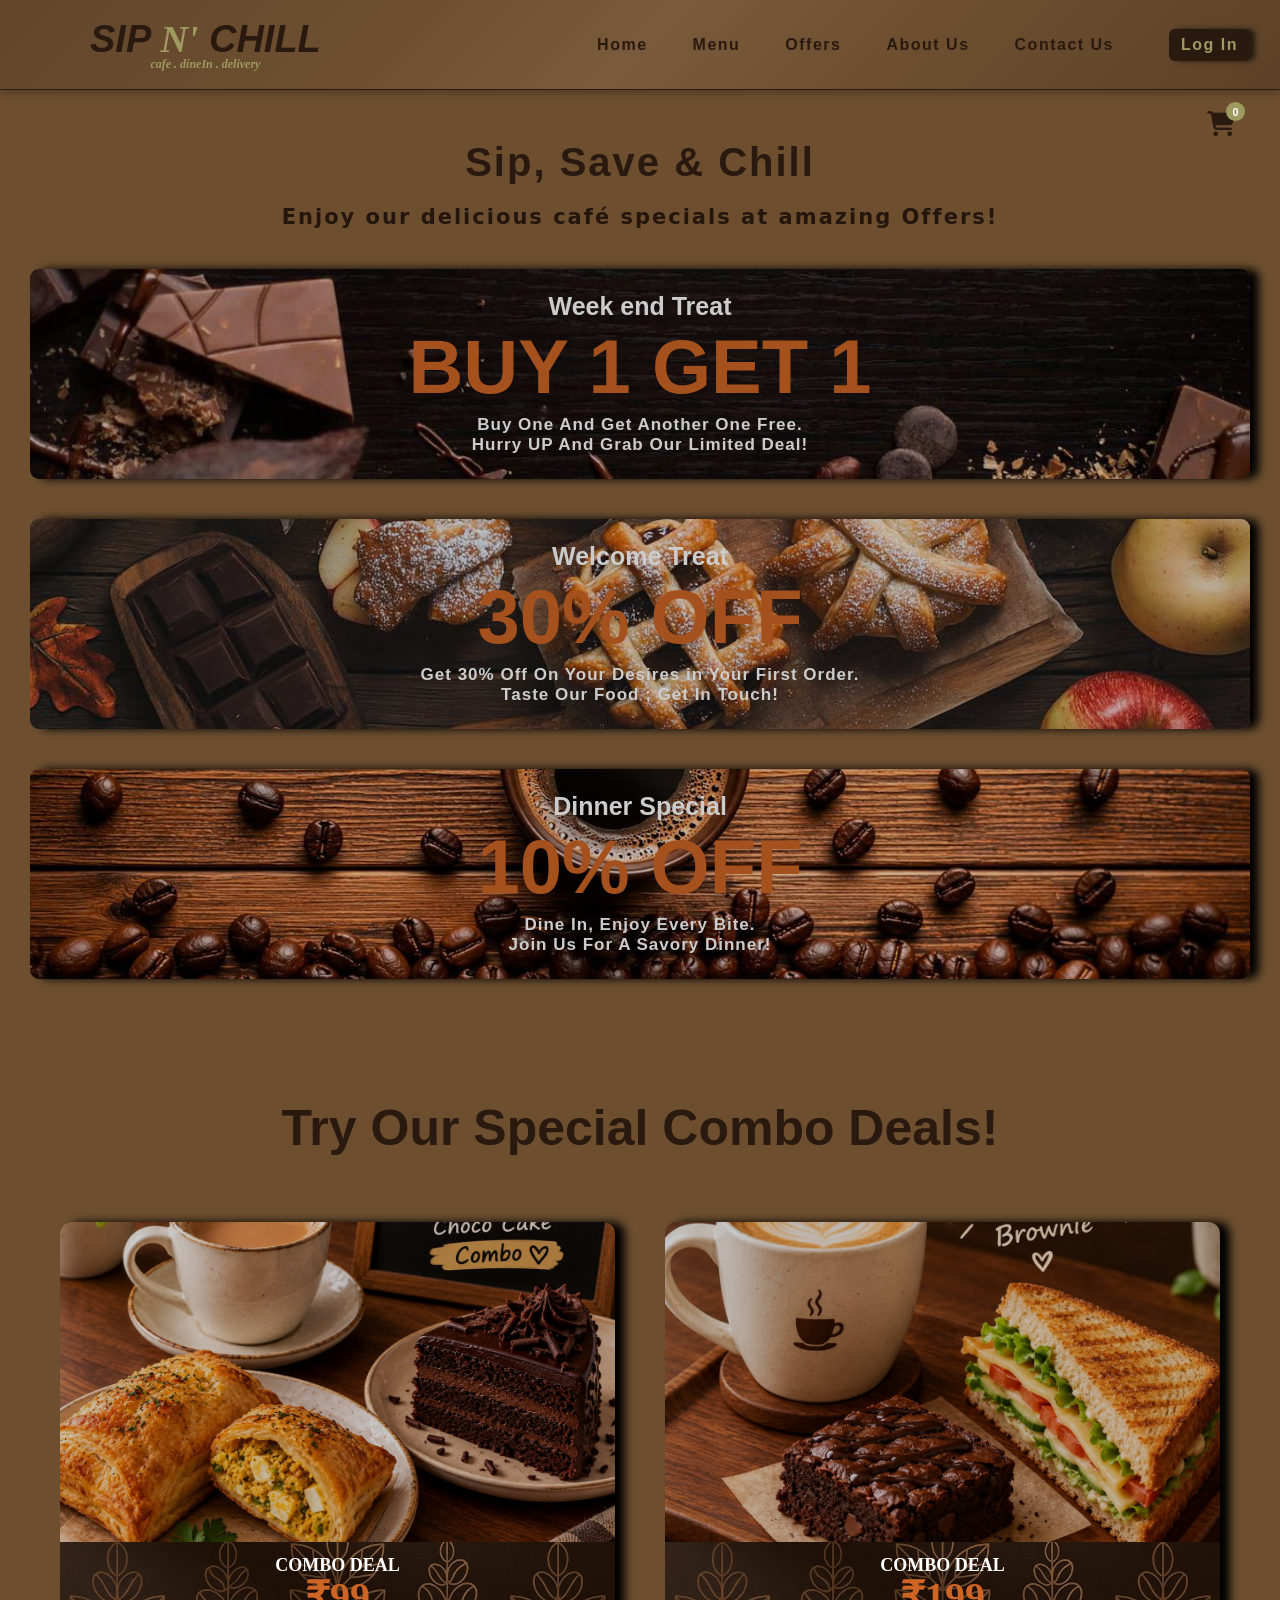
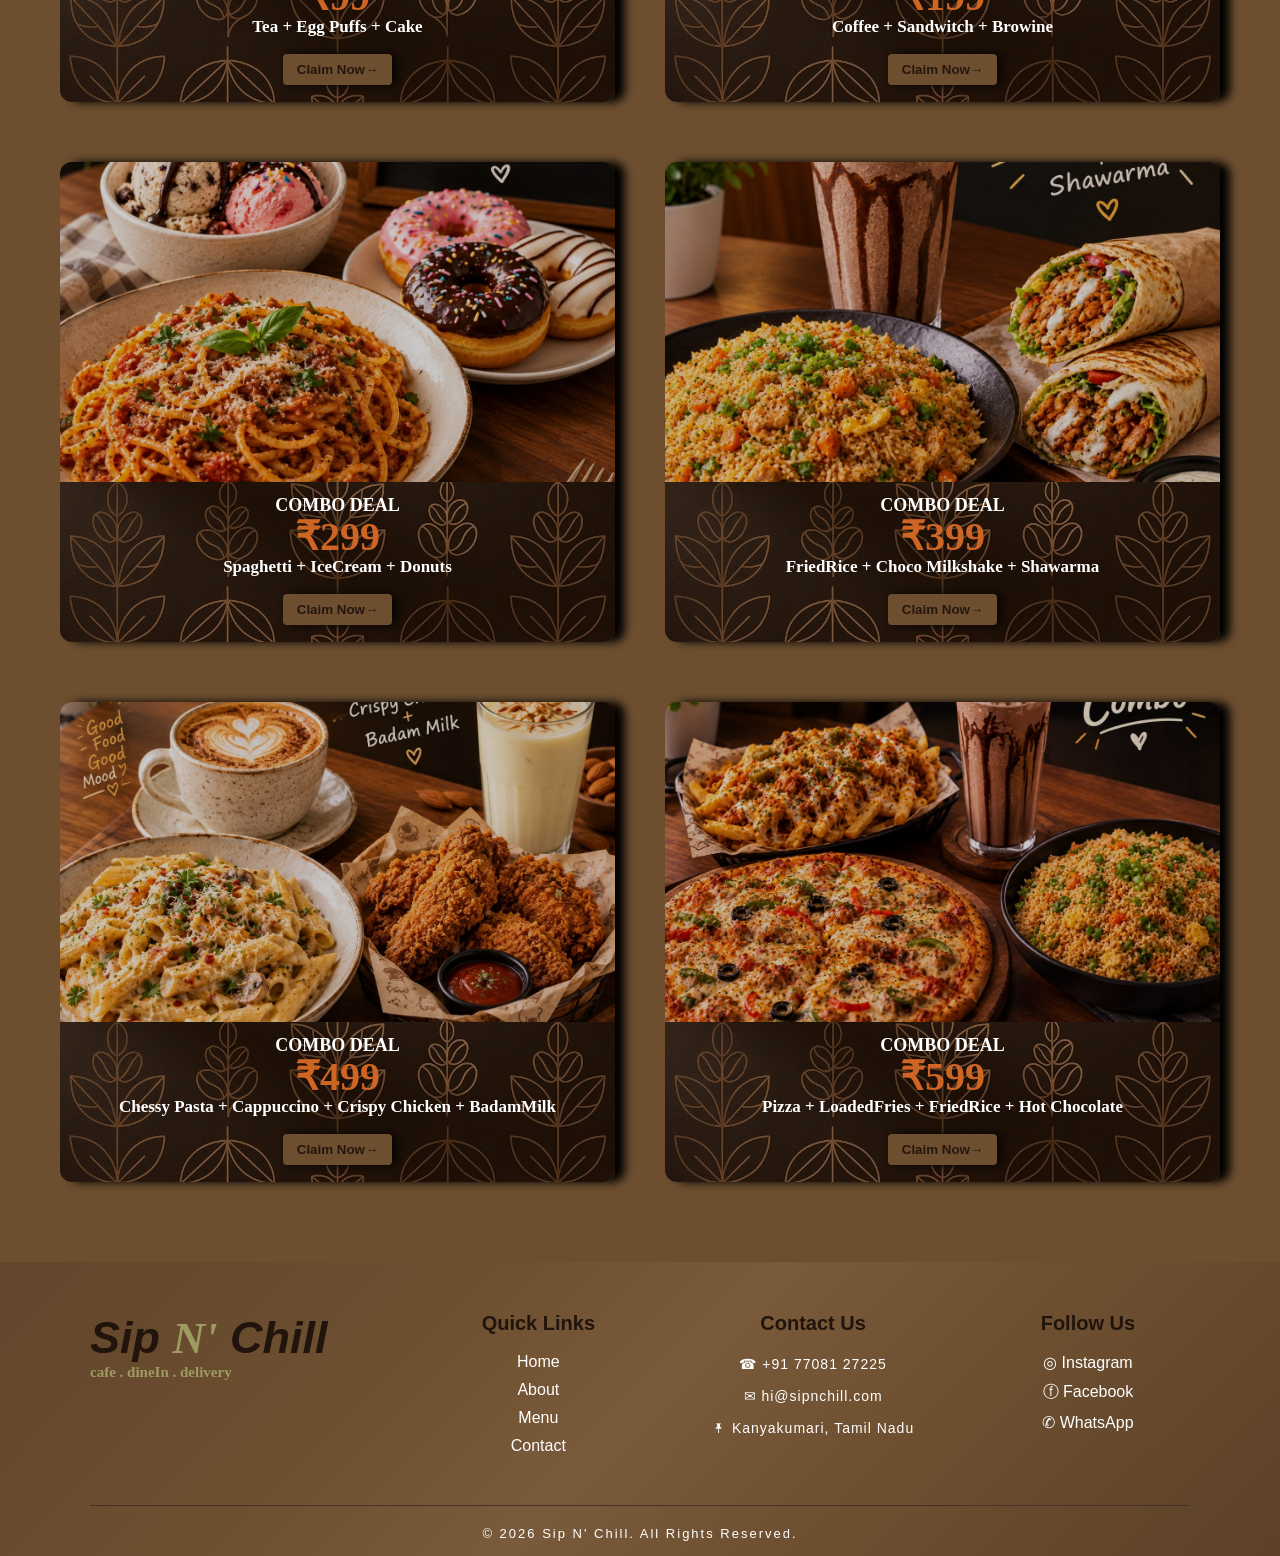
<file: offers.html>
<!DOCTYPE html>
<html lang="en">
<head>
    <meta charset="UTF-8">
    <meta name="viewport" content="width=device-width, initial-scale=1.0">
    <title>SIP N' CHILL | OFFERS</title>
    <link rel="stylesheet" href="offers.css">
    <link rel="stylesheet" href="https://cdnjs.cloudflare.com/ajax/libs/font-awesome/6.7.2/css/all.min.css">
</head>
<body>
   <header id="head-bar">
    <div class="logo">
        SIP <span>N'</span> CHILL
        <p>cafe . dineIn . delivery</p>
    </div>
    <button class="hamburger" id="hamburger" type="button">☰</button>
    <nav class="nav-bar" id="navBar">
        <a href="home.html">Home</a>
        <a href="menu.html">Menu</a>
        <a href="offers.html">Offers</a>
        <a href="about.html">About Us</a>
        <a href="contact.html">Contact Us</a>

        <button id="btn-log">
            <a href="loginfrm.html">Log In</a>
        </button>
    </nav>
    </header>
    <section id="menu-section">
        <button class="cart-Item"  id="cartButton" type="button">
    <i class="fa-solid fa-cart-shopping"></i>
    <span id="cart-Count">0</span>
</button>
    <section id="offer-sec">
        <h4>Sip, Save & Chill</h4>
        <p class>Enjoy our delicious café specials at amazing Offers!</p>
        <div class="box">
        <h3>Week end Treat</h3>
        <h2>BUY 1 GET 1</h2>
        <h5>Buy One And Get Another One Free.<br>Hurry UP And Grab Our Limited Deal!</h5>
        </div>
        <div class="box1">
        <h3>Welcome Treat</h3>
        <h2>30% OFF</h2>
        <h5>Get 30% Off On Your Desires in Your First Order.<br>Taste Our Food ; Get In Touch!</h5> 
        </div>
        <div class="box2">
         <h3>Dinner Special</h3>
        <h2>10% OFF</h2>
        <h5>Dine In, Enjoy Every Bite.<br>Join Us For A Savory Dinner!</h5>   
        </div>
        <div id="combo-list">
            <p class="comb">Try Our Special Combo Deals!</p>
            <div>
                <img src="99.jpeg">
            <h2>COMBO DEAL</h2>
            <h1>₹99</h1>
            <h3>Tea + Egg Puffs + Cake</h3>
            <button onclick="addToCart(this)">Claim Now→</button>
         </div>
         <div>
            <img src="199.jpeg">
            <h2>COMBO DEAL</h2>
            <h1>₹199</h1>
            <h3>Coffee + Sandwitch + Browine</h3>
            <button onclick="addToCart(this)">Claim Now→</button>
         </div>
         <div>
            <img src="299.jpeg">
            <h2>COMBO DEAL</h2>
            <h1>₹299</h1>
            <h3>Spaghetti + IceCream + Donuts</h3>
            <button onclick="addToCart(this)">Claim Now→</button>
         </div>
         <div>
            <img src="399.jpeg">
            <h2>COMBO DEAL</h2>
            <h1>₹399</h1>
            <h3>FriedRice + Choco Milkshake + Shawarma</h3>
            <button onclick="addToCart(this)">Claim Now→</button>
         </div>
         <div>
            <img src="499.jpeg">
            <h2>COMBO DEAL</h2>
            <h1>₹499</h1>
            <h3>Chessy Pasta + Cappuccino + Crispy Chicken + BadamMilk</h3>
            <button onclick="addToCart(this)">Claim Now→</button>
         </div>
         <div>
            <img src="599.jpeg">
            <div>
            <h2>COMBO DEAL</h2>
            <h1>₹599</h1>
            <h3>Pizza + LoadedFries + FriedRice + Hot Chocolate</h3>
            <button onclick="addToCart(this)">Claim Now→</button>
            </div>
         </div>
        </div>
    </section>
     <footer class="footer">
    <div class="footer-container">
        <div class="footer-brand">
            <h2>Sip <span>N'</span> Chill</h2>
            <h5>cafe . dineIn . delivery</h5>
        </div>
        <div class="links">
            <h3>Quick Links</h3>
            <a href="home.html">Home</a>
            <a href="about.html">About</a>
            <a href="menu.html">Menu</a>
            <a href="contact.html">Contact</a>
        </div>
        <div class="footer-contact">
            <h3>Contact Us</h3>
            <p>☎ +91 77081 27225</p>
            <p>✉ hi@sipnchill.com</p>
            <p>🖈 Kanyakumari, Tamil Nadu</p>
        </div>
        <div class="footer-social">
            <h3>Follow Us</h3>
            <div class="icons">
                <a href="#">◎ Instagram</a>
                <a href="#">ⓕ Facebook</a>
                <a href="#">✆ WhatsApp</a>
            </div>
        </div>
    </div>
    <div class="footer-bottom">
        <p>© 2026 Sip N' Chill. All Rights Reserved.</p>
    </div>

</footer>
<div id="cart-popup">

    <div class="cart-header">
        <h3>
            <i class="fa-solid fa-cart-shopping"></i>
            Your Cart
        </h3>

        <button id="close-cart">
            <i class="fa-solid fa-xmark"></i>
        </button>
    </div>

    <div id="cart-items">
        <p class="empty-cart">Your cart is empty</p>
    </div>

    <div class="cart-total">
        <span>Total</span>
        <strong id="cart-total-price">₹0</strong>
    </div>

</div>
<button id="backToTop" title="Back to top">
    <i class="fa-solid fa-arrow-up"></i>
</button>
<div id="cart-message" role="status"></div>
 <script>


const cartButton = document.getElementById("cartButton");
const cartPopup = document.getElementById("cart-popup");
const closeCart = document.getElementById("close-cart");
const cartItems = document.getElementById("cart-items");
const cartCountElement = document.getElementById("cart-Count");
const cartTotalPrice = document.getElementById("cart-total-price");
const cartMessage = document.getElementById("cart-message");

let cart = [];
let messageTimer;

function showCartMessage(message) {
    cartMessage.textContent = message;
    cartMessage.classList.add("show");

    clearTimeout(messageTimer);

    messageTimer = setTimeout(() => {
        cartMessage.classList.remove("show");
    }, 1800);
}

// Add combo to cart without opening the cart popup
function addToCart(button) {
    const card = button.closest("#combo-list > div");

    if (!card) return;

    const name = card.querySelector("h3").textContent.trim();
    const priceText = card.querySelector("h1").textContent;
    const price = Number(priceText.replace(/[^\d.]/g, ""));

    const existingItem = cart.find(item => item.name === name);

    if (existingItem) {
        existingItem.quantity++;
    } else {
        cart.push({
            name: name,
            price: price,
            quantity: 1
        });
    }

    updateCart();
    showCartMessage(name + " added to cart ✓");
}

// Update cart items, quantities and total
function updateCart() {
    cartCountElement.textContent = cart.reduce(
        (total, item) => total + item.quantity, 0
    );

    if (cart.length === 0) {
        cartItems.innerHTML =
            '<p class="empty-cart">Your cart is empty</p>';
    } else {
        cartItems.innerHTML = cart.map((item, index) => `
            <div class="cart-product">
                <div class="cart-product-info">
                    <span class="cart-product-name">${item.name}</span>
                    <small>₹${item.price} × ${item.quantity}</small>
                </div>

                <div class="cart-product-right">
                    <strong>₹${item.price * item.quantity}</strong>
                    <button class="remove-cart"
                            data-index="${index}"
                            aria-label="Remove ${item.name}">
                        <i class="fa-solid fa-xmark"></i>
                    </button>
                </div>
            </div>
        `).join("");
    }

    const total = cart.reduce(
        (sum, item) => sum + item.price * item.quantity, 0
    );

    cartTotalPrice.textContent = "₹" + total;
}

// Remove an item from cart
cartItems.addEventListener("click", function (event) {
    const removeButton = event.target.closest(".remove-cart");

    if (!removeButton) return;

    cart.splice(Number(removeButton.dataset.index), 1);
    updateCart();
});

// Open cart only when the cart icon is clicked
cartButton.addEventListener("click", function () {
    cartPopup.classList.add("show");
    document.body.classList.add("cart-open");
});

// Close cart
closeCart.addEventListener("click", function () {
    cartPopup.classList.remove("show");
    document.body.classList.remove("cart-open");
});

// Close cart by clicking outside it
document.addEventListener("click", function (event) {
    if (
        cartPopup.classList.contains("show") &&
        !cartPopup.contains(event.target) &&
        !cartButton.contains(event.target)
    ) {
        cartPopup.classList.remove("show");
        document.body.classList.remove("cart-open");
    }
});

// Back to top
const backToTop = document.getElementById("backToTop");

window.addEventListener("scroll", function () {
    backToTop.style.display =
        window.scrollY > 300 ? "flex" : "none";
});

backToTop.addEventListener("click", function () {
    window.scrollTo({
        top: 0,
        behavior: "smooth"
    });
});

// Hamburger menu
const hamburger = document.getElementById("hamburger");
const navBar = document.getElementById("navBar");

hamburger.addEventListener("click", function () {
    navBar.classList.toggle("active");
});

</script>
<div id="cart-message" role="status" aria-live="polite"></div>
</body>
</html>
</file>
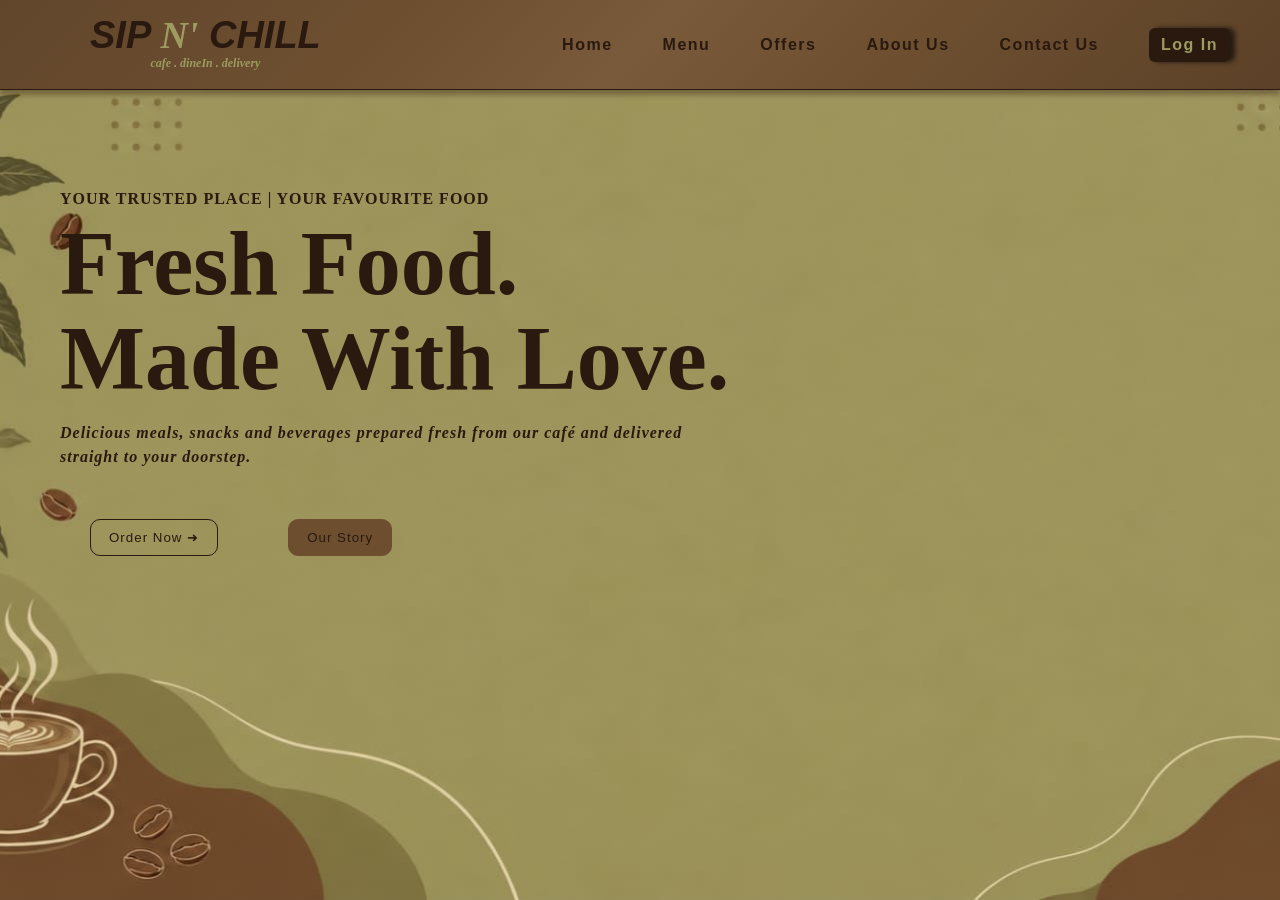
<file: Sip n' chill.html>
<!DOCTYPE html>
<html lang="en">
<head>
    <meta charset="UTF-8">
    <meta name="viewport" content="width=device-width, initial-scale=1.0">
    <title>SIP N' CHILL | Main</title>
    <link rel="stylesheet" href="Sip n' chill.css">
</head>
<body>
    <header id="head-bar">
    <div class="logo">
        SIP <span>N'</span> CHILL
        <p>cafe . dineIn . delivery</p>
    </div>
    <button class="hamburger" id="hamburger" type="button">☰</button>
    <nav class="nav-bar" id="navBar">
        <a href="home.html">Home</a>
        <a href="menu.html">Menu</a>
        <a href="offers.html">Offers</a>
        <a href="about.html">About Us</a>
        <a href="contact.html">Contact Us</a>

        <button id="btn-log">
            <a href="loginfrm.html">Log In</a>
        </button>
    </nav>

</header>
    <section id="home">
        <div class="home-content">
        <p class="home-title">YOUR TRUSTED PLACE | YOUR FAVOURITE FOOD</p>
        <h1>Fresh Food.<br>Made With Love.</h1>

        <p class="home-text">Delicious meals, snacks and beverages prepared fresh from our café and delivered straight to your doorstep.</p>

        <div class="home-buttons">
            <button class="primary-button"><a href="menu.html" >Order Now ➜</a></button>
            <button class="secondary-button"><a href="about.html" >Our Story</a></button>
        </div>
    </div>
</section>

<script>
    const hamburger = document.getElementById("hamburger");
    const navBar = document.getElementById("navBar");

    hamburger.addEventListener("click", function () {
        navBar.classList.toggle("active");
    });
</script>
</body>
</html>
</file>
<file: about.css>
body {
    margin: 0;
    min-height: 100vh;

    background:radial-gradient(
        ellipse at top center,
        rgba(190, 135, 85, 0.35),
        transparent 70%
    ),
    linear-gradient(
        to bottom,
        rgba(27, 16, 11, 0.1),
        rgba(27, 16, 11, 0.75)
    ),
    url("bgbg.jpeg");
    background-size: 100% 100%;
    background-position:center;
    background-repeat: no-repeat;
    background-attachment: fixed;
}
/* =====================================================
   HEADER
===================================================== */

#head-bar {
    min-height: 90px;

    background:
        linear-gradient(
            135deg,
            #62462c 0%,
            #6d4f30 30%,
            #795a3b 50%,
            #6d4f30 70%,
            #5c4128 100%
        );

    box-shadow:
        0 5px 5px rgba(70, 48, 29, 0.45);

    display: flex;
    align-items: center;
    justify-content: space-between;

    padding: 8px 30px;

    position: sticky;
    top: 0;

    z-index: 3000;

    border-bottom: 1px solid #29190f;
}


/* =====================================================
   LOGO
===================================================== */

.logo {
    font-family:
        Impact,
        Haettenschweiler,
        'Arial Narrow Bold',
        sans-serif;

    font-weight: bolder;

    color: #29190f;

    font-size: 38px;

    font-style: italic;

    margin-left: 60px;

    white-space: nowrap;
}

.logo span {
    font-family: cursive;

    color: #9e9b61;

    font-size: 38px;

    font-weight: bolder;

    font-style: italic;
}

.logo p {
    font-family: cursive;

    font-size: 12px;

    font-weight: bolder;

    color: #9e9b61;

    line-height: 1.1;

    text-align: center;

    margin-top: -3px;
}


/* =====================================================
   NAVIGATION
===================================================== */

.nav-bar {
    display: flex;

    gap: 45px;

    align-items: center;
}

.nav-bar a {
    text-decoration: none;

    color: #29190f;

    font-family:
        'Lucida Sans',
        'Lucida Sans Regular',
        'Lucida Grande',
        'Lucida Sans Unicode',
        Geneva,
        Verdana,
        sans-serif;

    font-weight: bolder;

    font-size: 16px;

    letter-spacing: 1.5px;

    transition: 0.3s ease;
}

.nav-bar a:hover {
    color: #9e9b61;
}


/* =====================================================
   LOGIN BUTTON
===================================================== */

#btn-log {
    background-color: #29190f;

    border-radius: 6px;

    box-shadow:
        5px 0 5px #241b12;

    font-family:
        'Lucida Sans',
        'Lucida Sans Regular',
        'Lucida Grande',
        'Lucida Sans Unicode',
        Geneva,
        Verdana,
        sans-serif;

    font-weight: bold;

    padding: 7px 12px;

    border: none;

    margin-left: 10px;

    font-size: 14px;

    letter-spacing: 1.2px;
}

#btn-log a {
    text-decoration: none;

    color: #9e9b61;
}


/* =====================================================
   HAMBURGER
===================================================== */

.hamburger {
    display: none;

    background: none;

    border: none;

    color: #29190f;

    font-size: 30px;

    cursor: pointer;
}


.about-section{
    padding: 100px 20px;
    color: #2f241f;
    font-family: Arial, sans-serif;
}
.about-container {
    max-width: 1100px;
    margin: auto;

}
.about-header {
    text-align: center;
    max-width: 750px;
    margin: auto auto 60px;
    
}
.about-header p{
    font-family: 'Gill Sans', 'Gill Sans MT', Calibri, 'Trebuchet MS', sans-serif;
    font-weight: bold;
    color:white;
    letter-spacing: 2px;
    margin-top:0px;
}
.about-tag {
    font-family: Impact, Haettenschweiler, 'Arial Narrow Bold', sans-serif;
    font-weight: bolder;
    color: #29190f;
    font-size:55px;
    font-style: italic;
    margin: 0 ;
    line-height: 22px;
    display: block;
    margin-bottom: 29px;
}
.about-tag{
    display: inline-block;
    padding: 1px 15px;
    border-radius: 30px;
    background:#6d4f30;
    font-size:22px;
    font-weight: 600;
}
.tag2{
    display: inline-block;
    padding: 0px 2px;
    border-radius: 30px;
    background:#6d4f30;
    font-size:22px;
    font-weight: 600;
}
.tag2{
    font-family:cursive;
    color: #9e9b61;
    font: bolder;
    font-style: italic;
}
.about-intro{
    font-size: 18px;
    color: white;
    line-height:20px;
    margin-top: 0;   
}
.about-intro span{
    color: #ce6524;
    font-weight: 700;   
}
.about-content{
    display: grid;
    grid-template-columns: 1.2fr 1fr;
    gap: 30px;
    align-items: stretch;
}
.about-story,
.why{
    background: rgba(255, 255, 255, 0.15);

backdrop-filter: blur(10px);
-webkit-backdrop-filter: blur(10px);

padding: 35px;
border-radius: 20px;

box-shadow: 0 10px 30px rgba(70, 45, 30, 0.08);
    /* background:transparent;
    backdrop-filter: blur(10px);
    padding: 35px;
    border-radius: 20px;
    box-shadow: 0 10px 30px rgba(70, 45, 30, 0.08); */
}
.about-story h3,
.why h3{
    margin-top: 0;
    margin-bottom: 20px;
    font-size: 28px;
    color: #ce6524;
    font-family: 'Gill Sans', 'Gill Sans MT', Calibri, 'Trebuchet MS', sans-serif;
}
.about-story p{
    color:white;
    line-height: 1.5;
    font-size:20px;
    margin-bottom: 18px;
    font-family: 'Gill Sans', 'Gill Sans MT', Calibri, 'Trebuchet MS', sans-serif;
}
.why div{
    height: auto;
    width: auto;
}
.why h4{
    margin-top:1px;
    font-size:22px;
    color:#ce6524;
    margin-bottom: 17px;
    font-family: 'Gill Sans', 'Gill Sans MT', Calibri, 'Trebuchet MS', sans-serif;
}
.why p{
    color:white;
    line-height:1.3;
    font-size:19px;
    margin-bottom:5px;
    font-family: 'Gill Sans', 'Gill Sans MT', Calibri, 'Trebuchet MS', sans-serif;
}
.why h4 {
    margin: 0 0 3px 0;
}

.why p {
    margin: 0 0 15px 0;
}
#come-chill {
    grid-column: 1 / -1;
    width: 100%;
    margin: 5px 0 0;
    padding: 45px 30px;
    box-sizing: border-box;
    text-align: center;
    background:transparent;
    backdrop-filter: blur(20px),brightness(100px);
    color: #fff;
    border-radius: 22px;
    font-family: 'Gill Sans', 'Gill Sans MT', Calibri, 'Trebuchet MS', sans-serif;
    box-shadow: 10 0px 10px black;
    margin-top:80px;
}

#come-chill h3 {
    margin: 0 0 15px;
    font-family: 'Gill Sans', 'Gill Sans MT', Calibri, 'Trebuchet MS', sans-serif;
    font-size: 30px;
    color: #ce6524;
}

#come-chill p {
    max-width: 650px;
    margin: 0 auto 20px;
    color: #eaded5;
    line-height: 1.7;
    font-family: 'Gill Sans', 'Gill Sans MT', Calibri, 'Trebuchet MS', sans-serif;
    font-size: 18px;
}

.tagline {
    display: inline-block;
    padding: 10px 18px;
    border-radius: 30px;
    background: #6d4f30;
    font-size: 14px;
    font-weight: 600;
    font-family: 'Gill Sans', 'Gill Sans MT', Calibri, 'Trebuchet MS', sans-serif;
}
/* =====================================================
   FOOTER
===================================================== */

.footer {
    margin-top: 0;

    background:
        linear-gradient(
            135deg,
            #62462c 0%,
            #6d4f30 30%,
            #795a3b 50%,
            #6d4f30 70%,
            #5c4128 100%
        );

    color: #9e9b61;

    padding: 50px 30px 15px;
}

.footer-container {
    width: 100%;

    max-width: 1100px;

    display: grid;

    grid-template-columns:
        1.5fr 1fr 1.3fr 1fr;

    gap: 40px;

    margin: auto;
}

.footer h2 {
    font-family:
        Impact,
        Haettenschweiler,
        'Arial Narrow Bold',
        sans-serif;

    font-weight: bolder;

    color: #20140c;

    font-size: 45px;

    font-style: italic;
    text-align: center;
}

.footer span {
    font-family: cursive;
    text-align: center;
    color: #9e9b61;

    font-size: 45px;

    font-weight: bolder;

    font-style: italic;
}

.footer h5 {
    font-family: cursive;

    font-size:13px;

    font-weight: bolder;

    color: #9e9b61;
    text-align: center;
    margin-top:-26px;
}

.footer h3 {
    margin: 0 0 18px;

    color: #20140c;

    text-align: center;

    font-size: 20px;

    font-family:
        'Gill Sans',
        'Gill Sans MT',
        Calibri,
        'Trebuchet MS',
        sans-serif;
}

.footer-contact p {
    color: white;

    line-height: 1.7;

    font-size: 14px;

    margin: 8px 0;

    text-align: center;

    letter-spacing: 1px;

    font-family:
        'Gill Sans',
        'Gill Sans MT',
        Calibri,
        'Trebuchet MS',
        sans-serif;
}

.links {
    display: flex;

    flex-direction: column;
}

.links a {
    color: white;

    text-decoration: none;

    margin-bottom: 10px;

    transition: 0.3s;

    font-family:
        'Gill Sans',
        'Gill Sans MT',
        Calibri,
        'Trebuchet MS',
        sans-serif;

    text-align: center;
}

.links a:hover {
    color: #967866;

    padding-left: 5px;
}

.icons {
    display: flex;

    flex-direction: column;

    gap: 10px;
}

.icons a {
    color: white;

    text-align: center;

    text-decoration: none;

    transition: 0.3s;

    font-family:
        'Gill Sans',
        'Gill Sans MT',
        Calibri,
        'Trebuchet MS',
        sans-serif;
}

.icons a:hover {
    color: #967866;

    padding-left: 5px;
}

.footer-bottom {
    max-width: 1100px;

    margin: 40px auto 0;

    padding-top: 20px;

    border-top: 1px solid #4a3025;

    text-align: center;
}

.footer-bottom p {
    margin: 0;

    font-size: 13px;

    color: white;

    font-family:
        'Gill Sans',
        'Gill Sans MT',
        Calibri,
        'Trebuchet MS',
        sans-serif;

    letter-spacing: 2px;
}
/* =====================================================
   BACK TO TOP
===================================================== */

#backToTop {
    position: fixed;

    bottom: 25px;

    right: 25px;

    width: 45px;

    height: 45px;

    border: none;

    border-radius: 50%;

    background-color: #29190f;

    color: #9e9b61;

    font-size: 20px;

    cursor: pointer;

    display: none;

    align-items: center;

    justify-content: center;

    box-shadow:
        0 4px 10px rgba(0, 0, 0, 0.4);

    z-index: 2000;

    transition: 0.3s ease;
}

#backToTop:hover {
    background-color: #9e9b61;

    color: #29190f;

    transform: translateY(-5px);
}


/* =====================================================
   GLOBAL RESPONSIVE FIXES
===================================================== */

* {
    box-sizing: border-box;
}

html {
    scroll-behavior: smooth;
}

body {
    min-height: 100vh;
    overflow-x: hidden;

    background-size: cover;
    background-position: center;
    background-repeat: no-repeat;
    background-attachment: fixed;
}

img {
    max-width: 100%;
    height: auto;
}


/* =====================================================
   TABLET
   769px - 1100px
===================================================== */

@media (max-width: 1100px) {

    /* HEADER */

    #head-bar {
        padding: 10px 20px;
        gap: 15px;
    }

    .logo {
        margin-left: 0;
        font-size: 32px;
    }

    .logo span {
        font-size: 32px;
    }

    .nav-bar {
        gap: 20px;
    }

    .nav-bar a {
        font-size: 14px;
        letter-spacing: 1px;
    }


    /* ABOUT SECTION */

    .about-section {
        padding: 80px 25px;
    }

    .about-content {
        grid-template-columns: 1fr 1fr;
        gap: 20px;
    }

    .about-story,
    .why {
        padding: 25px;
    }

    .about-story p {
        font-size: 18px;
    }

    .why p {
        font-size: 17px;
    }

    #come-chill {
        margin-top: 50px;
        padding: 35px 25px;
    }


    /* FOOTER */

    .footer-container {
        grid-template-columns: repeat(2, minmax(0, 1fr));
        gap: 35px;
    }
}


/* =====================================================
   MOBILE AND SMALL TABLETS
   481px - 768px
===================================================== */

@media (max-width: 768px) {

    /* HEADER */

    #head-bar {
        min-height: 75px;
        padding: 10px 20px;
        flex-wrap: wrap;
    }

    .logo {
        font-size: 28px;
        margin-left: 0;
    }

    .logo span {
        font-size: 28px;
    }

    .logo p {
        font-size: 10px;
    }

    .hamburger {
        display: block;
        font-size: 27px;
    }

    /* Works when your JavaScript toggles the active class */

    .nav-bar {
        display: none;

        position: absolute;
        top: 100%;
        right: 0;
        width:180px;
        flex-direction: column;
        align-items: center;
        gap: 0;
        padding: 8px 18px;
        background: linear-gradient(
            135deg,
            #62462c,
            #6d4f30,
            #5c4128
        );

        box-shadow: 0 8px 15px rgba(0, 0, 0, 0.25);
        border-top: 1px solid #29190f;
    }

    .nav-bar.active {
        display: flex;
    }

    .nav-bar a {
       width: 100%;

        padding: 14px 0;

        text-align: center;

        font-size: 15px;
    }
    .nav-bar a:hover {
        background-color: rgba(41, 25, 15, 0.15);

        color: #9e9b61;
    }

    #btn-log {
        margin: 10px 0;

        padding: 8px 20px;
    }


    /* ABOUT SECTION */

    .about-section {
        padding: 60px 18px;
    }

    .about-container {
        width: 100%;
    }

    .about-header {
        max-width: 100%;
        margin-bottom: 35px;
    }

    .about-tag {
        font-size: 20px;
        line-height: 1.3;
        margin-bottom: 20px;
    }

    .tag2 {
        font-size: 20px;
    }

    .about-header p {
        font-size: 14px;
        letter-spacing: 1px;
        line-height: 1.5;
    }

    .about-intro {
        font-size: 16px;
        line-height: 1.6;
    }

    .about-content {
        grid-template-columns: 1fr;
        gap: 22px;
    }

    .about-story,
    .why {
        width: 100%;
        min-width: 0;
        padding: 25px;
        border-radius: 18px;
    }

    .about-story h3,
    .why h3 {
        font-size: 25px;
    }

    .about-story p {
        font-size: 17px;
        line-height: 1.6;
    }

    .why h4 {
        font-size: 20px;
        line-height: 1.4;
        margin-bottom: 6px;
    }

    .why p {
        font-size: 16px;
        line-height: 1.6;
        margin-bottom: 18px;
    }


    /* COME CHILL */

    #come-chill {
        width: 100%;
        margin-top: 30px;
        padding: 30px 20px;

        background: rgba(255, 255, 255, 0.10);
        backdrop-filter: blur(15px);
        -webkit-backdrop-filter: blur(15px);

        box-shadow: 0 8px 25px rgba(0, 0, 0, 0.15);
    }

    #come-chill h3 {
        font-size: 26px;
        line-height: 1.3;
    }

    #come-chill p {
        font-size: 16px;
        line-height: 1.7;
    }

    .tagline {
        font-size: 13px;
        line-height: 1.5;
    }


    /* FOOTER */

    .footer {
        padding: 40px 20px 15px;
    }

    .footer-container {
        grid-template-columns: repeat(2, minmax(0, 1fr));
        gap: 30px 20px;
    }

    .footer h2,
    .footer span {
        font-size: 34px;
    }

    .footer h5 {
        font-size: 11px;
        margin-top: -18px;
    }

    .footer h3 {
        font-size: 18px;
    }

    .footer-contact p,
    .links a,
    .icons a {
        font-size: 13px;
        overflow-wrap: anywhere;
    }

    .footer-bottom {
        margin-top: 30px;
    }

    .footer-bottom p {
        font-size: 11px;
        line-height: 1.8;
        letter-spacing: 1px;
    }


    /* BACK TO TOP */

    #backToTop {
        width: 42px;
        height: 42px;
        right: 15px;
        bottom: 15px;
    }
}


/* =====================================================
   SMALL MOBILE
   320px - 480px
===================================================== */

@media (max-width: 480px) {

    /* HEADER */

    #head-bar {
        min-height: 65px;
        padding: 8px 14px;
    }

    .logo {
        font-size: 24px;
    }

    .logo span {
        font-size: 24px;
    }

    .logo p {
        font-size: 9px;
    }

    .hamburger {
        font-size: 25px;
    }


    /* ABOUT SECTION */

    .about-section {
        padding: 45px 14px;
    }

    .about-header {
        margin-bottom: 28px;
    }

    .about-tag {
        font-size: 18px;
        padding: 5px 12px;
        margin-bottom: 18px;
    }

    .tag2 {
        font-size: 18px;
    }

    .about-header p {
        font-size: 12px;
        letter-spacing: 1px;
    }

    .about-intro {
        font-size: 15px;
        line-height: 1.6;
    }

    .about-content {
        gap: 18px;
    }

    .about-story,
    .why {
        padding: 20px;
        border-radius: 15px;
    }

    .about-story h3,
    .why h3 {
        font-size: 23px;
        margin-bottom: 15px;
    }

    .about-story p {
        font-size: 16px;
        line-height: 1.6;
    }

    .why h4 {
        font-size: 18px;
    }

    .why p {
        font-size: 15px;
        line-height: 1.6;
    }


    /* COME CHILL */

    #come-chill {
        margin-top: 25px;
        padding: 25px 16px;
        border-radius: 17px;
    }

    #come-chill h3 {
        font-size: 23px;
    }

    #come-chill p {
        font-size: 15px;
    }

    .tagline {
        font-size: 12px;
        padding: 9px 13px;
    }


    /* FOOTER */

    .footer {
        padding: 35px 15px 15px;
    }

    .footer-container {
        grid-template-columns: 1fr;
        gap: 28px;
    }

    .footer h2,
    .footer span {
        font-size: 32px;
    }

    .footer h5 {
        margin-top: -16px;
    }

    .footer h3 {
        margin-bottom: 12px;
    }

    .footer-contact p {
        font-size: 13px;
        line-height: 1.8;
    }

    .links,
    .icons {
        gap: 8px;
    }

    .links a,
    .icons a {
        margin-bottom: 5px;
    }

    .footer-bottom {
        margin-top: 25px;
        padding-top: 15px;
    }

    .footer-bottom p {
        font-size: 10px;
        letter-spacing: 0.5px;
    }


    /* BACK TO TOP */

    #backToTop {
        width: 38px;
        height: 38px;
        right: 12px;
        bottom: 12px;
        font-size: 17px;
    }
}


/* =====================================================
   EXTRA SMALL MOBILE
   BELOW 320px
===================================================== */

@media (max-width: 319px) {

    .logo {
        font-size: 20px;
    }

    .logo span {
        font-size: 20px;
    }

    .about-section {
        padding: 35px 10px;
    }

    .about-story,
    .why {
        padding: 15px;
    }

    .about-story h3,
    .why h3 {
        font-size: 21px;
    }

    .about-story p,
    .why p {
        font-size: 14px;
    }

    #come-chill {
        padding: 20px 12px;
    }

    #come-chill h3 {
        font-size: 21px;
    }

    .footer {
        padding-left: 10px;
        padding-right: 10px;
    }
}


/* =====================================================
   MOBILE BACKGROUND FIX
===================================================== */

@media (max-width: 768px) {

    body {
        background-attachment: scroll;
        background-size: cover;
        background-position: center top;
    }
}
</file>
<file: contact.css>
*html,
body{
    margin: 0;
    min-height: 100%;
}
body{
    background-image:
        linear-gradient(
            rgba(27, 16, 11, 0.15),
            rgba(27, 16, 11, 0.85)
        ),
        url("bg.jpeg");
    background-repeat: no-repeat;
    background-position: center;
    background-size: cover;
    background-attachment: fixed;
    min-height: 100vh;
}
/* =====================================================
   HEADER
===================================================== */

#head-bar {
    min-height: 90px;

    background:
        linear-gradient(
            135deg,
            #62462c 0%,
            #6d4f30 30%,
            #795a3b 50%,
            #6d4f30 70%,
            #5c4128 100%
        );

    box-shadow:
        0 5px 5px rgba(70, 48, 29, 0.45);

    display: flex;
    align-items: center;
    justify-content: space-between;

    padding: 8px 30px;

    position: sticky;
    top: 0;

    z-index: 3000;

    border-bottom: 1px solid #29190f;
}


/* =====================================================
   LOGO
===================================================== */

.logo {
    font-family:
        Impact,
        Haettenschweiler,
        'Arial Narrow Bold',
        sans-serif;

    font-weight: bolder;

    color: #29190f;

    font-size: 38px;

    font-style: italic;

    margin-left: 60px;

    white-space: nowrap;
}

.logo span {
    font-family: cursive;

    color: #9e9b61;

    font-size: 38px;

    font-weight: bolder;

    font-style: italic;
}

.logo p {
    font-family: cursive;

    font-size: 12px;

    font-weight: bolder;

    color: #9e9b61;

    line-height: 1.1;

    text-align: center;

    margin-top: -3px;
}


/* =====================================================
   NAVIGATION
===================================================== */

.nav-bar {
    display: flex;

    gap: 45px;

    align-items: center;
}

.nav-bar a {
    text-decoration: none;

    color: #29190f;

    font-family:
        'Lucida Sans',
        'Lucida Sans Regular',
        'Lucida Grande',
        'Lucida Sans Unicode',
        Geneva,
        Verdana,
        sans-serif;

    font-weight: bolder;

    font-size: 16px;

    letter-spacing: 1.5px;

    transition: 0.3s ease;
}

.nav-bar a:hover {
    color: #9e9b61;
}


/* =====================================================
   LOGIN BUTTON
===================================================== */

#btn-log {
    background-color: #29190f;

    border-radius: 6px;

    box-shadow:
        5px 0 5px #241b12;

    font-family:
        'Lucida Sans',
        'Lucida Sans Regular',
        'Lucida Grande',
        'Lucida Sans Unicode',
        Geneva,
        Verdana,
        sans-serif;

    font-weight: bold;

    padding: 7px 12px;

    border: none;

    margin-left: 10px;

    font-size: 14px;

    letter-spacing: 1.2px;
}

#btn-log a {
    text-decoration: none;

    color: #9e9b61;
}


/* =====================================================
   HAMBURGER
===================================================== */

.hamburger {
    display: none;

    background: none;

    border: none;

    color: #29190f;

    font-size: 30px;

    cursor: pointer;
}


.contact-overlay{
   box-sizing:border-box;
   text-align: center;
   background:linear-gradient(
            rgba(230, 225, 223, 0.15),
            rgba(230, 225, 223, 0.15)
        );
    backdrop-filter: blur(20px);
   border-radius: 20px;
   margin:60px;
   padding: 30px;
   margin-bottom: 190px;
}
.contact-overlay span{
    letter-spacing:4px;
    color:#20140c;
    font-size: 30px;
}
.contact-overlay h1{
    font-size:50px;
    color: white;
}
.contact-overlay p{
    font-weight: bolder;
    letter-spacing:3px;
    color:#20140c;
}
.contact-heading{
    text-align: center;
    background:linear-gradient(
            rgba(230, 225, 223, 0.15),
            rgba(230, 225, 223, 0.15)
        );
    backdrop-filter: blur(20px);
    max-width: 500px;
    max-height:1500px;
    margin: auto;
    border-radius:10px;
    padding: 40px; 
    margin-bottom: 190px;
}
.contact-heading span{
    color:#20140c;
    font-size: 20px;
    font-weight: bolder;
}
.contact-heading h2{
    color: white;
    font-size: xx-large;
}
.contact-heading p{
    color:#20140c;
    font-weight: bolder;
}
.contact-heading form{
    width: 100%;
    max-width: 500px;
    margin: 25px 0 0;
    text-align: left;
}
.input-box{
    display: grid;
    grid-template-columns: 120px 1fr;
    gap: 10px;
    align-items:center;
    margin-bottom: 12px;
    font-family: 'Gill Sans', 'Gill Sans MT', Calibri, 'Trebuchet MS', sans-serif;
    font-weight: bold;
    font-size:18px;
    color:#20140c;
}
.input-box label{
    text-align: right;
}
.input-box input,
.input-box textarea{
    width: 100%;
    padding: 8px;
    border: none;
    border-bottom: 2px solid #20140c;
    background: transparent;
    outline: none;
    padding: 8px 5px;
    width: 100%;
    box-sizing: border-box;
    resize: none;
    color:white;
    font-weight:10px;
    font-family: Arial, Helvetica, sans-serif;
    font-size:15px;
    letter-spacing: 1.5px;
} 
.footer{
    background: #6d4f30;
    color: #9e9b61;
    padding: 50px 15px 15px;
}
.footer-container {
    max-width: 1100px;
    display: grid;
    grid-template-columns: 1.5fr 1fr 1.3fr 1fr;
    gap: 40px;
    margin: auto;
}
.footer h2{
    font-family: Impact, Haettenschweiler, 'Arial Narrow Bold', sans-serif;
    font-weight: bolder;
    color:#20140c;
    font-size:45px;
    font-style: italic;
    margin: 0;
    text-align: center;
}
.footer span{
    font-family:cursive;
    color:#9e9b61;
    font-size:45px;
    font: bolder;
    font-style: italic;  
    text-align: center;  
}
.footer h5{
    font-family:cursive;
    font-size:15px;
    font-weight:bolder;
    color:#9e9b61;
    margin: 0 0 4px;
    text-align: center; 
    
}
.footer h3{
    text-align: center;
    margin: 0 0 18px;
    color:#20140c;
    font-size: 20px;
    font-family: 'Gill Sans', 'Gill Sans MT', Calibri, 'Trebuchet MS', sans-serif;
}
.footer-contact p{
    text-align: center;
    color: white;
    line-height:1.7;
    font-size: 14px;
    margin: 8px 0;
    letter-spacing:1px;
    font-family: 'Gill Sans', 'Gill Sans MT', Calibri, 'Trebuchet MS', sans-serif;
}
.footer-brand p{
    text-align: center;
    max-width: 280px;
}
.links{
    display: flex;
    flex-direction: column;
    text-align: center;
}
.links a{
    text-align: center;
    color:white;
    text-decoration: none;
    margin-bottom: 10px;
    transition: 0.3s;
    font-family: 'Gill Sans', 'Gill Sans MT', Calibri, 'Trebuchet MS', sans-serif;
}
.links a:hover{
    color:#967866;
    padding-left: 5px;
}
.icons{
    display: flex;
    flex-direction: column;
    gap: 10px;
}
.icons a{
    text-align: center;
    color:white;
    text-decoration: none;
    transition: 0.3s;
    font-family: 'Gill Sans', 'Gill Sans MT', Calibri, 'Trebuchet MS', sans-serif;
}
.icons a:hover{
    color:#967866;
    padding-left: 5px;
}
.footer-bottom{
    max-width: 1100px;
    margin: 40px auto 0;
    padding-top: 20px;
    border-top: 1px solid #4a3025;
    text-align: center;
}
.footer-bottom p{
    margin: 0;
    font-size: 13px;
    color: white;
    font-family: 'Gill Sans', 'Gill Sans MT', Calibri, 'Trebuchet MS', sans-serif;
    letter-spacing: 2px;
}
.btn{
    margin-left: 150px;
    margin-top: 30px;
    border: none;
}
.btn button{
    position:relative;
    width: 120px;
    height: 40px;
    font-weight: bolder;
    background-color: #20140c;
    border: none;
    border-radius: 6px;
    color:white;
    box-shadow: 3px 0 3px black;

    font-size: 12px;
    text-align: center;
    cursor: pointer;
    font-family: 'Gill Sans', 'Gill Sans MT', Calibri, 'Trebuchet MS', sans-serif;
    padding: 0;

}
/* =====================================================
   BACK TO TOP
===================================================== */

#backToTop {
    position: fixed;

    bottom: 25px;

    right: 25px;

    width: 45px;

    height: 45px;

    border: none;

    border-radius: 50%;

    background-color: #29190f;

    color: #9e9b61;

    font-size: 20px;

    cursor: pointer;

    display: none;

    align-items: center;

    justify-content: center;

    box-shadow:
        0 4px 10px rgba(0, 0, 0, 0.4);

    z-index: 2000;

    transition: 0.3s ease;
}

#backToTop:hover {
    background-color: #9e9b61;

    color: #29190f;

    transform: translateY(-5px);
}



/* =====================================================
   GLOBAL RESPONSIVE FIXES
===================================================== */

* {
    box-sizing: border-box;
}

html,
body {
    width: 100%;
    margin: 0;
}

body {
    min-height: 100vh;
    overflow-x: hidden;
}

img {
    max-width: 100%;
    height: auto;
}


/* =====================================================
   TABLET
   769px - 1100px
===================================================== */

@media (max-width: 1100px) {

    /* HEADER */

    #head-bar {
        padding: 10px 20px;
        gap: 15px;
    }

    .logo {
        margin-left: 0;
        font-size: 30px;
    }

    .logo span {
        font-size: 30px;
    }

    .nav-bar {
        gap: 20px;
    }

    .nav-bar a {
        font-size: 14px;
        letter-spacing: 1px;
    }


    /* CONTACT OVERLAY */

    .contact-overlay {
        margin: 40px 30px 100px;
        padding: 30px 25px;
    }

    .contact-overlay h1 {
        font-size: 42px;
    }

    .contact-overlay span {
        font-size: 26px;
        letter-spacing: 3px;
    }


    /* CONTACT FORM */

    .contact-heading {
        width: calc(100% - 60px);
        max-width: 600px;
        padding: 30px;
        margin-bottom: 100px;
    }

    .contact-heading form {
        max-width: 100%;
    }

    .input-box {
        grid-template-columns: 110px minmax(0, 1fr);
    }


    /* BUTTON */

    .btn {
        margin-left: 120px;
    }


    /* FOOTER */

    .footer-container {
        grid-template-columns: repeat(2, minmax(0, 1fr));
        gap: 35px;
    }

    .footer-brand p {
        max-width: 100%;
    }
}


/* =====================================================
   MOBILE AND SMALL TABLETS
   481px - 768px
===================================================== */

@media (max-width: 768px) {

    /* HEADER */

    #head-bar {
        min-height: 75px;
        padding: 10px 20px;
        flex-wrap: wrap;
    }

    .logo {
        font-size: 28px;
        margin-left: 0;
    }

    .logo span {
        font-size: 28px;
    }

    .logo p {
        font-size: 10px;
    }

    .hamburger {
        display: block;
        font-size: 27px;
    }

    .nav-bar {
        display: none;

        position: absolute;
        top: 100%;
        right: 0;
        width:180px;
        flex-direction: column;
        align-items: center;
        gap: 0;
        padding: 8px 18px;
        background: linear-gradient(
            135deg,
            #62462c,
            #6d4f30,
            #5c4128
        );

        box-shadow: 0 8px 15px rgba(0, 0, 0, 0.25);
    }

    .nav-bar.active {
        display: flex;
    }

    .nav-bar a {
        width: 100%;

        padding: 14px 0;

        text-align: center;

        font-size: 15px;
    }
    .nav-bar a:hover {
        background-color: rgba(41, 25, 15, 0.15);

        color: #9e9b61;
    }

    #btn-log {
        margin: 10px 0;

        padding: 8px 20px;
    }


    /* CONTACT OVERLAY */

    .contact-overlay {
        margin: 30px 18px 65px;
        padding: 25px 18px;
        border-radius: 16px;

        background: rgba(230, 225, 223, 0.15);
        backdrop-filter: blur(15px);
        -webkit-backdrop-filter: blur(15px);
    }

    .contact-overlay span {
        font-size: 21px;
        letter-spacing: 2px;
        line-height: 1.5;
    }

    .contact-overlay h1 {
        font-size: 34px;
        line-height: 1.2;
        overflow-wrap: anywhere;
    }

    .contact-overlay p {
        font-size: 14px;
        line-height: 1.7;
        letter-spacing: 1.5px;
    }


    /* CONTACT HEADING AND FORM */

    .contact-heading {
        width: calc(100% - 36px);
        max-width: 550px;
        max-height: none;

        padding: 25px 20px;
        margin: 0 auto 65px;

        border-radius: 12px;

        background: rgba(230, 225, 223, 0.15);
        backdrop-filter: blur(15px);
        -webkit-backdrop-filter: blur(15px);
    }

    .contact-heading span {
        font-size: 17px;
        line-height: 1.5;
    }

    .contact-heading h2 {
        font-size: 28px;
        line-height: 1.3;
    }

    .contact-heading p {
        font-size: 15px;
        line-height: 1.6;
    }

    .contact-heading form {
        width: 100%;
        max-width: 100%;
        margin-top: 20px;
    }

    .input-box {
        grid-template-columns: 1fr;
        gap: 6px;
        margin-bottom: 18px;
        font-size: 16px;
    }

    .input-box label {
        text-align: left;
    }

    .input-box input,
    .input-box textarea {
        width: 100%;
        min-width: 0;
        font-size: 16px;
        padding: 10px 5px;
    }


    /* SUBMIT BUTTON */

    .btn {
        margin: 25px 0 0;
        text-align: center;
        width: 100%;
    }

    .btn button {
        width: 150px;
        max-width: 100%;
        height: 42px;
    }


    /* FOOTER */

    .footer {
        padding: 35px 20px 15px;
    }

    .footer-container {
        grid-template-columns: repeat(2, minmax(0, 1fr));
        gap: 30px 20px;
    }

    .footer h2,
    .footer span {
        font-size: 34px;
    }

    .footer h5 {
        font-size: 12px;
    }

    .footer h3 {
        font-size: 18px;
    }

    .footer-contact p,
    .footer-brand p,
    .links a,
    .icons a {
        font-size: 13px;
        line-height: 1.7;
        overflow-wrap: anywhere;
    }

    .footer-brand p {
        max-width: 100%;
    }

    .footer-bottom {
        margin-top: 30px;
        padding-top: 18px;
    }

    .footer-bottom p {
        font-size: 11px;
        letter-spacing: 1px;
        line-height: 1.8;
    }
}


/* =====================================================
   SMALL MOBILE
   320px - 480px
===================================================== */

@media (max-width: 480px) {

    /* HEADER */

    #head-bar {
        min-height: 65px;
        padding: 8px 14px;
    }

    .logo {
        font-size: 23px;
    }

    .logo span {
        font-size: 23px;
    }

    .logo p {
        font-size: 9px;
    }

    .hamburger {
        font-size: 25px;
    }


    /* BACKGROUND */

    body {
        background-attachment: scroll;
        background-position: center top;
        background-size: cover;
    }


    /* CONTACT OVERLAY */

    .contact-overlay {
        margin: 22px 12px 45px;
        padding: 22px 14px;
        border-radius: 14px;
    }

    .contact-overlay span {
        font-size: 18px;
        letter-spacing: 1.5px;
    }

    .contact-overlay h1 {
        font-size: 28px;
    }

    .contact-overlay p {
        font-size: 12px;
        letter-spacing: 1px;
        line-height: 1.7;
    }


    /* CONTACT FORM */

    .contact-heading {
        width: calc(100% - 24px);
        padding: 22px 15px;
        margin-bottom: 45px;
    }

    .contact-heading span {
        font-size: 15px;
    }

    .contact-heading h2 {
        font-size: 25px;
    }

    .contact-heading p {
        font-size: 14px;
    }

    .input-box {
        font-size: 15px;
        gap: 5px;
        margin-bottom: 16px;
    }

    .input-box input,
    .input-box textarea {
        font-size: 16px;
        padding: 9px 4px;
    }

    .btn {
        margin-top: 20px;
    }

    .btn button {
        width: 140px;
        height: 40px;
        font-size: 12px;
    }


    /* FOOTER */

    .footer {
        padding: 30px 15px 15px;
    }

    .footer-container {
        grid-template-columns: 1fr;
        gap: 25px;
    }

    .footer h2,
    .footer span {
        font-size: 32px;
    }

    .footer h3 {
        font-size: 18px;
        margin-bottom: 12px;
    }

    .footer-contact p,
    .footer-brand p {
        font-size: 13px;
    }

    .links,
    .icons {
        gap: 7px;
    }

    .links a {
        margin-bottom: 5px;
    }

    .footer-bottom {
        margin-top: 25px;
        padding-top: 15px;
    }

    .footer-bottom p {
        font-size: 10px;
        letter-spacing: 0.5px;
    }
}


/* =====================================================
   EXTRA SMALL MOBILE
   BELOW 320px
===================================================== */

@media (max-width: 319px) {

    #head-bar {
        padding: 8px 10px;
    }

    .logo,
    .logo span {
        font-size: 20px;
    }

    .contact-overlay {
        margin: 18px 8px 35px;
        padding: 18px 10px;
    }

    .contact-overlay h1 {
        font-size: 24px;
    }

    .contact-overlay span {
        font-size: 16px;
        letter-spacing: 1px;
    }

    .contact-heading {
        width: calc(100% - 16px);
        padding: 18px 12px;
    }

    .contact-heading h2 {
        font-size: 22px;
    }

    .input-box input,
    .input-box textarea {
        font-size: 15px;
    }

    .footer {
        padding-left: 10px;
        padding-right: 10px;
    }
}
</file>
<file: home.css>
/* =====================================================
   RESET
   ===================================================== */

* {
    margin: 0;
    padding: 0;
    box-sizing: border-box;
}

html {
    scroll-behavior: smooth;
}

body {
    width: 100%;
    min-height: 100vh;

    margin: 0;

    background-image: url("crttowel.png");
    background-size: cover;
    background-position: center top;
    background-repeat: repeat-y;

    overflow-x: hidden;
}


/* =====================================================
   HEADER
===================================================== */

#head-bar {
    min-height: 90px;

    background:
        linear-gradient(
            135deg,
            #62462c 0%,
            #6d4f30 30%,
            #795a3b 50%,
            #6d4f30 70%,
            #5c4128 100%
        );

    box-shadow:
        0 5px 5px rgba(70, 48, 29, 0.45);

    display: flex;
    align-items: center;
    justify-content: space-between;

    padding: 8px 30px;

    position: sticky;
    top: 0;

    z-index: 3000;

    border-bottom: 1px solid #29190f;
}


/* =====================================================
   LOGO
===================================================== */

.logo {
    font-family:
        Impact,
        Haettenschweiler,
        'Arial Narrow Bold',
        sans-serif;

    font-weight: bolder;

    color: #29190f;

    font-size: 38px;

    font-style: italic;

    margin-left: 60px;

    white-space: nowrap;
}

.logo span {
    font-family: cursive;

    color: #9e9b61;

    font-size: 38px;

    font-weight: bolder;

    font-style: italic;
}

.logo p {
    font-family: cursive;

    font-size: 12px;

    font-weight: bolder;

    color: #9e9b61;

    line-height: 1.1;

    text-align: center;

    margin-top: -3px;
}


/* =====================================================
   NAVIGATION
===================================================== */

.nav-bar {
    display: flex;

    gap: 45px;

    align-items: center;
}

.nav-bar a {
    text-decoration: none;

    color: #29190f;

    font-family:
        'Lucida Sans',
        'Lucida Sans Regular',
        'Lucida Grande',
        'Lucida Sans Unicode',
        Geneva,
        Verdana,
        sans-serif;

    font-weight: bolder;

    font-size: 16px;

    letter-spacing: 1.5px;

    transition: 0.3s ease;
}

.nav-bar a:hover {
    color: #9e9b61;
}


/* =====================================================
   LOGIN BUTTON
===================================================== */

#btn-log {
    background-color: #29190f;

    border-radius: 6px;

    box-shadow:
        5px 0 5px #241b12;

    font-family:
        'Lucida Sans',
        'Lucida Sans Regular',
        'Lucida Grande',
        'Lucida Sans Unicode',
        Geneva,
        Verdana,
        sans-serif;

    font-weight: bold;

    padding: 7px 12px;

    border: none;

    margin-left: 10px;

    font-size: 14px;

    letter-spacing: 1.2px;
}

#btn-log a {
    text-decoration: none;

    color: #9e9b61;
}


/* =====================================================
   HAMBURGER
===================================================== */

.hamburger {
    display: none;

    background: none;

    border: none;

    color: #29190f;

    font-size: 30px;

    cursor: pointer;
}

/* =====================================================
   HOME CARDS
   ===================================================== */

#home-section {
    margin-top: 70px;

    display: grid;

    grid-template-columns: repeat(3, 1fr);

    gap: 35px;

    margin-left: 35px;
    margin-right: 35px;

    text-align: center;
}

#home-section div {
    background-image: url("cafebg3.jpeg");

    background-size: cover;

    background-position: center;

    border-radius: 25px;

    text-align: center;

    box-shadow: 15px 10px 0 #29190f;

    padding: 25px;

    transition: transform 0.4s ease;
}

#home-section div:hover {
    transform: translateY(-6px);

    cursor: pointer;
}

#home-section div a {
    display: inline-block;

    text-decoration: none;

    color: #9e9b61;

    background-color: #6d4f30;

    padding: 6px 10px;

    border-radius: 6px;

    font-style: oblique;

    font-family: 'Lucida Sans',
        'Lucida Sans Regular',
        'Lucida Grande',
        'Lucida Sans Unicode',
        Geneva,
        Verdana,
        sans-serif;

    box-shadow: 7px 5px 0 #29190f;

    border: 1px solid #29190f;

    transition: transform 0.3s ease;
}

#home-section div a:hover {
    transform: translateY(-2px);
}

#home-section h1 {
    font-style: oblique;

    color: #29190f;

    line-height: 1.2;

    text-align: center;
}

#home-section p {
    font-family: Verdana,
        Geneva,
        Tahoma,
        sans-serif;

    letter-spacing: 2px;

    font-weight: normal;

    color: #29190f;

    text-align: center;

    font-size: medium;

    line-height: 1.3;
}


/* =====================================================
   SECTION HEADING
   ===================================================== */

.sec-heading {
    text-align: center;

    padding: 0 20px;
}

.sec-heading p {
    font-weight: bold;

    color: #29190f;

    letter-spacing: 4px;

    margin-top: 60px;

    line-height: 1.5;
}

.sec-heading h1 {
    text-align: center;

    color: #29190f;

    line-height: 1.2;

    font-size: 50px;
}


/* =====================================================
   CATEGORIES
   ===================================================== */

.categories {
    display: grid;

    grid-template-columns: repeat(5, 1fr);

    gap: 25px;

    margin: 60px 40px 0;

    justify-items: center;
}

.category {
    position: relative;

    width: 200px;
    height: 200px;

    overflow: hidden;

    border-radius: 50%;

    box-shadow: 0 20px 20px #29190f;
}

.category img {
    width: 100%;
    height: 100%;

    object-fit: cover;

    transition: transform 0.5s ease;

    filter: brightness(65%);
}

.category img:hover {
    transform: scale(1.08);
}

.category h3 {
    position: absolute;

    text-align: center;

    bottom: 0;

    left: 0;
    right: 0;

    padding:28px;

    color: white;

    font-size: 22px;

    background: transparent;
}


/* =====================================================
   FOOTER
   ===================================================== */

.footer {
    margin-top: 80px;

    background:
 linear-gradient(
    135deg,
    #62462c 0%,
    #6d4f30 30%,
    #795a3b 50%,
    #6d4f30 70%,
    #5c4128 100%
);

    color: #9e9b61;

    padding: 50px 15px 15px;
}

.footer-container {
    width: 100%;

    max-width: 1100px;

    display: grid;

    grid-template-columns:
        1.5fr 1fr 1.3fr 1fr;

    gap: 40px;

    margin: auto;
}

.footer h2 {
    font-family: Impact,
        Haettenschweiler,
        'Arial Narrow Bold',
        sans-serif;

    font-weight: bolder;

    color: #20140c;

    font-size: 45px;

    font-style: italic;

    margin: 0;
}

.footer span {
    font-family: cursive;

    color: #9e9b61;

    font-size: 45px;

    font-weight: bolder;

    font-style: italic;
}

.footer h5 {
    font-family: cursive;

    font-size: 15px;

    font-weight: bolder;

    color: #9e9b61;

    margin: 0 0 4px;
}

.footer h3 {
    margin: 0 0 18px;

    color: #20140c;
    text-align: center;

    font-size: 20px;

    font-family: 'Gill Sans',
        'Gill Sans MT',
        Calibri,
        'Trebuchet MS',
        sans-serif;
}


.footer-contact p {
    color: white;

    line-height: 1.7;

    font-size: 14px;

    margin: 8px 0;
    text-align: center;
    letter-spacing: 1px;

    font-family: 'Gill Sans',
        'Gill Sans MT',
        Calibri,
        'Trebuchet MS',
        sans-serif;
}

.footer-brand p {
    max-width: 280px;
}

.links {
    display: flex;

    flex-direction: column;
}

.links a {
    color: white;

    text-decoration: none;

    margin-bottom: 10px;

    transition: 0.3s;

    font-family: 'Gill Sans',
        'Gill Sans MT',
        Calibri,
        'Trebuchet MS',
        sans-serif;
    text-align: center;
}

.links a:hover {
    color: #967866;

    padding-left: 5px;
}

.icons {
    display: flex;

    flex-direction: column;

    gap: 10px;
}

.icons a {
    color: white;
    text-align: center;
    text-decoration: none;

    transition: 0.3s;

    font-family: 'Gill Sans',
        'Gill Sans MT',
        Calibri,
        'Trebuchet MS',
        sans-serif;
}

.icons a:hover {
    color: #967866;

    padding-left: 5px;
}

.footer-bottom {
    max-width: 1100px;

    margin: 40px auto 0;

    padding-top: 20px;

    border-top: 1px solid #4a3025;

    text-align: center;
}

.footer-bottom p {
    margin: 0;

    font-size: 13px;

    color: white;

    font-family: 'Gill Sans',
        'Gill Sans MT',
        Calibri,
        'Trebuchet MS',
        sans-serif;

    letter-spacing: 2px;
}


/* =====================================================
   LARGE TABLET
   901px - 1100px
   ===================================================== */

@media (min-width: 901px) and (max-width: 1100px) {

    /* HEADER */
    #head-bar {
        min-height: 75px;
        padding: 7px 20px;
    }

    .logo {
        margin-left: 20px;
        font-size: 32px;
    }

    .logo span {
        font-size: 32px;
    }

    .logo p {
        font-size: 10px;
    }

    .nav-bar {
        gap: 30px;
    }

    .nav-bar a {
        font-size: 13px;
        letter-spacing: 1px;
    }

    #btn-log {
        margin-right: 5px;
        font-size: 13px;
    }


    /* HOME */
    #home-section {
        grid-template-columns: repeat(3, 1fr);
        gap:25px;
        margin-left: 25px;
        margin-right: 25px;
    }

    #home-section div {
        padding: 20px;
    }

    #home-section h1 {
        font-size: 27px;
    }

    #home-section p {
        font-size: 14px;
    }


    /* SECTION HEADING */
    .sec-heading h1 {
        font-size: 45px;
    }


    /* CATEGORIES */
    .categories {
        grid-template-columns: repeat(3, 1fr);
        row-gap:60px;
        column-gap:10px;
        margin-left: 30px;
        margin-right: 30px;
    }

    .category {
        width: 200px;
        height: 200px;
    }


    /* FOOTER */
    .footer-container {
        grid-template-columns: repeat(4, 1fr);
        gap:4px;
        max-width:1100px;
    }
    .footer-brand h2{
        margin-top:40px;
        font-size:32px;
        text-align: center;
    }
    .footer-brand h5{
        font-size: 9px;
        text-align: center;
    }
    .footer-brand span{
        font-size:32px;
        
    }
}


/* =====================================================
   TABLET
   769px - 900px
   ===================================================== */

@media (min-width: 769px) and (max-width: 900px) {

    /* HEADER */
    #head-bar {
        min-height: 72px;
        padding: 7px 15px;
    }

    .logo {
        margin-left: 10px;
        font-size: 28px;
    }

    .logo span {
        font-size: 28px;
    }

    .logo p {
        font-size: 9px;
    }

    .nav-bar {
        gap: 18px;
    }

    .nav-bar a {
        font-size: 12px;
        letter-spacing: 1px;
    }

    #btn-log {
        font-size: 12px;
        padding: 7px 9px;
        margin-right: 0;
    }


    /* HOME */
    #home-section {
        grid-template-columns: repeat(3, 1fr);
        gap:20px;
        margin-left: 18px;
        margin-right: 18px;
    }

    #home-section div {
        padding: 18px 12px;
    }

    #home-section h1 {
        font-size: 24px;
    }

    #home-section p {
        font-size: 13px;
        letter-spacing: 1px;
    }


    /* SECTION HEADING */
    .sec-heading p {
        font-size: 13px;
        letter-spacing: 3px;
    }

    .sec-heading h1 {
        font-size: 40px;
    }


    /* CATEGORIES */
    .categories {
        grid-template-columns: repeat(3, 1fr);
        row-gap:60px;
        column-gap:5px;
        margin: 50px 20px 0;
    }

    .category {
        width: 190px;
        height: 190px;
    }

    .category h3 {
        font-size: 18px;
        padding: 20px;
    }


    /* FOOTER */
    .footer-container {
        grid-template-columns: repeat(4, 1fr);
        gap:60px;
        padding: 0 25px;
    }
    .footer-brand h2{
        margin-top:40px;
        font-size:29px;
        text-align: center;
    }
    .footer-brand h5{
        font-size: 9px;
        text-align: center;
    }
    .footer-brand span{
        font-size:29px;
        
    }
    .footer-contact p{
        font-size: 10px;
    }
}


/* =====================================================
   MOBILE
   601px - 768px
   ===================================================== */

@media (min-width: 601px) and (max-width: 768px) {

    /* HEADER */
    #head-bar {
        min-height: 70px;
        padding: 7px 18px;
    }

    .logo {
        margin-left: 0;
        font-size: 26px;
    }

    .logo span {
        font-size: 26px;
    }

    .logo p {
        font-size: 8px;
    }

    /* Hide desktop navigation */
    .nav-bar {
        display: none;

        position: absolute;
        top: 100%;
        right: 0;
        width:180px;
        flex-direction: column;
        align-items: center;
        gap: 0;
        padding: 8px 18px;

        background: linear-gradient(
            135deg,
            #62462c 0%,
            #6d4f30 30%,
            #795a3b 50%,
            #6d4f30 70%,
            #5c4128 100%
        );

        box-shadow: 0 8px 15px rgba(41, 25, 15, 0.4);

        border-top: 1px solid #29190f;
    }


    /* DROPDOWN OPEN */

    .nav-bar.active {
        display: flex;
    }


    /* NAVIGATION LINKS */

    .nav-bar a {
        width: 100%;

        padding: 14px 0;

        text-align: center;

        font-size: 15px;
    }

    .nav-bar a:hover {
        background-color: rgba(41, 25, 15, 0.15);

        color: #9e9b61;
    }


    /* LOGIN BUTTON */

    #btn-log {
        margin: 10px 0;

        padding: 8px 20px;
    }



    /* Show hamburger */
    .hamburger {
        display: block;
        font-size: 30px;
    }


    /* HOME */
    #home-section {
        margin-top: 40px;
        grid-template-columns:1fr;
        gap: 30px;
        margin-left: 62px;
        margin-right: 50px;
    }

    #home-section div {
        width:450px;
        min-height: 150px;
        padding: 25px 20px;
        box-shadow: 10px 8px 0 #29190f;
        align-items: center;
    }

    #home-section h1 {
        font-size: 28px;
    }

    #home-section p {
        font-size: 14px;
        line-height: 1.5;
    }


    /* SECTION HEADING */
    .sec-heading {
        padding: 0 20px;
    }

    .sec-heading p {
        margin-top: 50px;
        font-size: 12px;
        letter-spacing: 3px;
    }

    .sec-heading h1 {
        font-size: 38px;
    }


    /* CATEGORIES */
    .categories {
        grid-template-columns: repeat(2, 1fr);
        column-gap:20px;
        row-gap: 40px;
        margin: 40px 25px 0;
    }

    .category {
        width: 180px;
        height: 180px;
    }

    .category h3 {
        font-size: 17px;
    }


    /* FOOTER */
    .footer {
        margin-top: 60px;
    }

    .footer-container {
        grid-template-columns: 1fr;
        gap: 30px;
        text-align: center;
        padding: 0 25px;
    }

    .footer-brand p {
        max-width: 100%;
        margin: auto;
    }

    .links,
    .icons {
        align-items: center;
    }

    .footer h2,
    .footer span {
        font-size: 38px;
    }
}


/* =====================================================
   SMALL MOBILE
   481px - 600px
   ===================================================== */

@media (min-width: 481px) and (max-width: 600px) {

    /* HEADER */
    #head-bar {
        min-height: 68px;
        padding: 6px 15px;
    }

    .logo {
        font-size: 23px;
    }

    .logo span {
        font-size: 23px;
    }

    .logo p {
        font-size: 7px;
    }
    .nav-bar {
        display: none;

        position: absolute;
        top: 100%;
        right: 0;
        width:180px;
        flex-direction: column;
        align-items: center;
        gap: 0;
        padding: 8px 0;

        background: linear-gradient(
            135deg,
            #62462c 0%,
            #6d4f30 30%,
            #795a3b 50%,
            #6d4f30 70%,
            #5c4128 100%
        );

        box-shadow: 0 8px 15px rgba(41, 25, 15, 0.4);

        border-top: 1px solid #29190f;
    }


    /* DROPDOWN OPEN */

    .nav-bar.active {
        display: flex;
    }


    /* NAVIGATION LINKS */

    .nav-bar a {
        width: 100%;

        padding: 14px 0;

        text-align: center;

        font-size: 12px;
    }

    .nav-bar a:hover {
        background-color: rgba(41, 25, 15, 0.15);

        color: #9e9b61;
    }


    /* LOGIN BUTTON */

    #btn-log {
        margin: 10px 0;

        padding: 8px 20px;
    }

    .hamburger {
        display: block;
        font-size: 27px;
    }
    /* HOME */
    #home-section {
        grid-template-columns:1fr;
        margin-top: 35px;
        margin-left: 15px;
        margin-right: 15px;
        gap: 25px;
    }

    #home-section div {
        min-height: 110px;
        padding: 20px 10px;
    }

    #home-section h1 {
        font-size: 25px;
    }

    #home-section p {
        font-size: 13px;
        line-height: 1.5;
    }


    /* HEADING */
    .sec-heading p {
        margin-top: 45px;
        font-size: 10px;
        letter-spacing: 2px;
    }

    .sec-heading h1 {
        font-size: 32px;
    }


    /* CATEGORIES */
    .categories {
        grid-template-columns: repeat(2,1fr);
        row-gap: 40px;
        column-gap: 10px;
        margin: 35px 15px 0;
    }

    .category {
        width: 170px;
        height: 170px;
    }

    .category h3 {
        font-size: 15px;
        padding: 20px;
    }


    /* FOOTER */
    .footer {
        padding: 40px 15px 15px;
    }

    .footer-container {
        grid-template-columns: 1fr;
        gap: 25px;
        text-align: center;
    }

    .footer-brand p {
        max-width: 100%;
        margin: auto;
    }

    .links,
    .icons {
        align-items: center;
    }

    .footer h2,
    .footer span {
        font-size: 32px;
    }

    .footer h3 {
        font-size: 18px;
    }

    .footer-contact p,
    .links a,
    .icons a {
        font-size: 13px;
    }
}


/* =====================================================
   EXTRA SMALL MOBILE
   361px - 480px
   ===================================================== */

@media (min-width: 361px) and (max-width: 480px) {

    /* HEADER */
    #head-bar {
        min-height: 65px;
        padding: 5px 12px;
    }

    .logo {
        font-size: 22px;
    }

    .logo span {
        font-size: 22px;
    }

    .logo p {
        font-size: 7px;
    }
    .nav-bar {
        display: none;

        position: absolute;
        top: 100%;
        right: 0;
        width:180px;
        flex-direction: column;
        align-items: center;
        gap: 0;
        padding: 8px 0;

        background: linear-gradient(
            135deg,
            #62462c 0%,
            #6d4f30 30%,
            #795a3b 50%,
            #6d4f30 70%,
            #5c4128 100%
        );

        box-shadow: 0 8px 15px rgba(41, 25, 15, 0.4);

        border-top: 1px solid #29190f;
    }


    /* DROPDOWN OPEN */

    .nav-bar.active {
        display: flex;
    }


    /* NAVIGATION LINKS */

    .nav-bar a {
        width: 100%;

        padding: 14px 0;

        text-align: center;

        font-size: 12px;
    }

    .nav-bar a:hover {
        background-color: rgba(41, 25, 15, 0.15);

        color: #9e9b61;
    }


    /* LOGIN BUTTON */

    #btn-log {
        margin: 10px 0;

        padding: 8px 20px;
    }


    .hamburger {
        display: block;
        font-size: 25px;
    }


    /* HOME */
    #home-section {
        grid-template-columns: 1fr;
        margin-top: 30px;
        margin-left: 12px;
        margin-right: 12px;
        gap: 22px;
    }

    #home-section div {
        min-height: 100px;
        padding: 20px 10px;
        border-radius: 20px;
        box-shadow: 8px 7px 0 #29190f;
    }

    #home-section h1 {
        font-size: 23px;
    }

    #home-section p {
        font-size: 12px;
        letter-spacing: 1px;
    }


    /* HEADING */
    .sec-heading {
        padding: 0 12px;
    }

    .sec-heading p {
        margin-top: 40px;
        font-size: 9px;
        letter-spacing: 1.5px;
    }

    .sec-heading h1 {
        font-size: 28px;
    }


    /* CATEGORIES */
    .categories {
        grid-template-columns: repeat(2, 1fr);
        row-gap:35px;
        column-gap:6px;
        margin: 30px 10px 0;
    }

    .category {
        width: 155px;
        height: 155px;
    }

    .category h3 {
        font-size: 14px;
        padding: 18px;
    }


    /* FOOTER */
    .footer {
        padding: 40px 15px 15px;
    }

    .footer-container {
        grid-template-columns: 1fr;
        gap: 25px;
        text-align: center;
    }

    .footer-brand p {
        max-width: 100%;
        margin: auto;
    }

    .links,
    .icons {
        align-items: center;
    }

    .footer h2,
    .footer span {
        font-size: 28px;
    }

    .footer h3 {
        font-size: 17px;
    }

    .footer-contact p,
    .links a,
    .icons a {
        font-size: 12px;
    }
}


/* =====================================================
   VERY SMALL MOBILE
   0px - 360px
   ===================================================== */

@media (max-width: 360px) {

    /* HEADER */
    #head-bar {
        min-height: 62px;
        padding: 5px 10px;
    }

    .logo {
        margin-left: 0;
        font-size: 18px;
    }

    .logo span {
        font-size: 18px;
    }

    .logo p {
        font-size: 5px;
    }
    .nav-bar {
        display: none;

        position: absolute;
        top: 100%;
        right: 0;
        width:180px;
        flex-direction: column;
        align-items: center;
        gap: 0;
        padding: 8px 0;

        background: linear-gradient(
            135deg,
            #62462c 0%,
            #6d4f30 30%,
            #795a3b 50%,
            #6d4f30 70%,
            #5c4128 100%
        );

        box-shadow: 0 8px 15px rgba(41, 25, 15, 0.4);

        border-top: 1px solid #29190f;
    }


    /* DROPDOWN OPEN */

    .nav-bar.active {
        display: flex;
    }


    /* NAVIGATION LINKS */

    .nav-bar a {
        width: 100%;

        padding: 14px 0;

        text-align: center;

        font-size: 12px;
    }

    .nav-bar a:hover {
        background-color: rgba(41, 25, 15, 0.15);

        color: #9e9b61;
    }


    /* LOGIN BUTTON */

    #btn-log {
        margin: 10px 0;

        padding: 8px 20px;
    }
    .hamburger {
        display: block;
        font-size: 23px;
    }


    /* HOME */
    #home-section {
        grid-template-columns: 1fr;
        margin-top: 25px;
        margin-left: 10px;
        margin-right: 10px;
        gap: 20px;
    }

    #home-section div {
        min-height: 80px;
        padding: 15px 5px;
        border-radius: 18px;
        box-shadow: 7px 6px 0 #29190f;
    }

    #home-section h1 {
        font-size: 20px;
    }

    #home-section p {
        font-size: 11px;
        line-height: 1.4;
        letter-spacing: 0.5px;
    }

    #home-section div a {
        padding: 5px 8px;
        font-size: 12px;
    }


    /* HEADING */
    .sec-heading {
        padding: 0 10px;
    }

    .sec-heading p {
        margin-top: 35px;
        font-size: 8px;
        letter-spacing: 1px;
    }

    .sec-heading h1 {
        font-size: 25px;
    }


    /* CATEGORIES */
    .categories {
        grid-template-columns: 1fr 1fr;
        column-gap: 2px;
        row-gap: 40px;
        margin: 25px 8px 0;
    }

    .category {
        width: 140px;
        height: 140px;
    }

    .category h3 {
        font-size: 12px;
        padding: 15px;
    }


    /* FOOTER */
    .footer {
        margin-top: 45px;
        padding: 35px 10px 12px;
    }

    .footer-container {
        grid-template-columns: 1fr;
        gap: 22px;
        text-align: center;
    }

    .footer-brand p {
        max-width: 100%;
        margin: auto;
    }

    .links,
    .icons {
        align-items: center;
    }

    .footer h2,
    .footer span {
        font-size: 25px;
    }

    .footer h3 {
        font-size: 16px;
    }

    .footer-contact p,
    .links a,
    .icons a {
        font-size: 11px;
    }

    .footer-bottom {
        margin-top: 30px;
        padding-top: 15px;
    }

    .footer-bottom p {
        font-size: 10px;
        letter-spacing: 1px;
    }
}
}
</file>
<file: loginfrm.css>
/* body{
    background-image:url(loginbgimg.png);
    font-family: Arial, sans-serif;
}
#loginsec {
    min-height: 100vh;
    display: grid;
    grid-template-columns: 1fr 1fr;
    align-items: center;
    padding: 5px 70px;
    gap: 80px;
} 
.heading img{
    height: 100px;
    width: 100px;
    margin-bottom: 5px;
    
} 
.heading{
  margin-left: 29px;
  align-items: center;
  display: flex;
  flex-direction: column; 
  align-items: center;  
  gap: 2px;
  margin-top: -35px;
  
}
.heading h1 {
    font-family: Impact, Haettenschweiler, 'Arial Narrow Bold', sans-serif;
    font-weight: bolder;
    color: #29190f;
    font-size:45px;
    font-style: italic;
    margin: 0 ;
    line-height: 1;
}
.heading span{
    font-family:cursive;
    color: #9e9b61;
    font-size:45px;
    font: bolder;
    font-style: italic;
}
.heading p {
    font-family:cursive;
    font-size:15px;
    font-weight:bolder;
    color:#9e9b61;
    text-align: center;
    margin: 0;
    line-height: 1.2px;
}
.formitm{
    width: 400px;
    padding: 40px;
    background-image: url(towel.jpeg);
    background-size: cover;
    background-repeat: no-repeat;
    background-position: center;
    border-radius: 15px;
    box-shadow: 0 10px 25px#6d4f30;
    margin: auto;
    box-shadow: 0 10px 12px #29190f;
}
.formitm form{
    display: flex;
    flex-direction:column;
}
.formitm label{
    color: #9e9b61;
    margin-bottom: 8px;
    font-size: 15px;
    font-weight: bolder;
}
.formitm input {
    padding: 13px;
    margin-bottom: 20px;
    border: none;
    border-radius: 6px;
    font-size: 15px;
    outline: none;
    color: #29190f;
    background-color: #9e9b61;
    box-shadow: 0 10px 12px #29190f;
}
input::placeholder{
    color: #6d4f30;
}
.btn{
    padding:6px;
    border-radius: 6px;
    background-color: #9e9b61;
    color: #29190f;
    font-size: 16px;
    cursor: pointer;
    margin-bottom: 20px;
    width: 90px;
    align-self: center;
    box-shadow: 0 10px 12px #29190f;
    border: #29190f;
}
.btn:hover{
    transform:scale(0.9);
}
.formitm p{
    color: #9e9b61;
    text-align:center;
    font-size:15px;
    font-weight: bolder;
    line-height: 1px;
}
.formitm a{
    color: #9e9b61;
    font-size: 16px;
    cursor: pointer;
    margin-bottom:12px;
    text-decoration: underline;
    text-align: center;
    width:60px;
    align-self: center
} */



/* =========================
   GLOBAL
========================= */

* {
    margin: 0;
    padding: 0;
    box-sizing: border-box;
}

html {
    scroll-behavior: smooth;
}

body {
    min-height: 100vh;
    font-family: Arial, sans-serif;
    background-image:
        url("loginbgimg.png");
    background-size: cover;
    background-position: center;
    background-repeat: no-repeat;
    background-attachment: fixed;
    color: #29190f;
}


/* =========================
   LOGIN SECTION
========================= */

#loginsec {
    min-height: 100vh;
    display: grid;
    grid-template-columns: 1fr 1fr;
    align-items: center;
    justify-items: center;
    gap: 50px;
    padding: 70px 8%;
    position: relative;
}


/* =========================
   BACK ARROW
========================= */

.back-btn {
    position: absolute;
    top: 25px;
    left: 30px;
    width: 45px;
    height: 45px;
    display: flex;
    justify-content: center;
    align-items: center;
    text-decoration: none;
    color: #9e9b61;
    background: #29190f;
    border: 1px solid #9e9b61;
    border-radius: 50%;
    font-size: 20px;
    box-shadow: 0 5px 12px rgba(41, 25, 15, 0.4);
    transition: 0.3s ease;
    z-index: 2;
}

.back-btn:hover {
    background: #9e9b61;
    color: #29190f;
    transform: translateX(-4px);
}


/* =========================
   LOGO AND HEADING
========================= */

.heading {
    display: flex;
    flex-direction: column;
    align-items: center;
    justify-content: center;
    gap: 8px;
    text-align: center;
    width: 100%;
}

.heading img {
    width: 100px;
    height: 100px;
    object-fit: contain;
    margin-bottom: 5px;
}

.heading h1 {
    font-family: Impact, Haettenschweiler,
                 'Arial Narrow Bold', sans-serif;
    font-weight: bolder;
    color: #29190f;
    font-size: clamp(30px, 3.5vw, 45px);
    font-style: italic;
    line-height: 1.1;
}

.heading span {
    font-family: cursive;
    color: #9e9b61;
    font-size: inherit;
    font-weight: bolder;
    font-style: italic;
}

.heading p {
    font-family: cursive;
    font-size: 15px;
    font-weight: bolder;
    color: #9e9b61;
    line-height: 1.4;
}


/* =========================
   FORM CONTAINER
========================= */

.formitm {
    width: 100%;
    max-width: 400px;
    min-width: 0;
    padding: 35px;
    background-image:
        linear-gradient(
            rgba(41, 25, 15, 0.2),
            rgba(41, 25, 15, 0.2)
        ),
        url("towel.jpeg");
    background-size: cover;
    background-repeat: no-repeat;
    background-position: center;
    border-radius: 15px;
    box-shadow: 0 10px 25px rgba(41, 25, 15, 0.75);
    margin: 0 auto;
    backdrop-filter: blur(5px);
}


/* =========================
   FORM LAYOUT
========================= */

.formitm form {
    display: flex;
    flex-direction: column;
    width: 100%;
}

.formitm form[hidden] {
    display: none;
}

.formitm h2 {
    color: #9e9b61;
    font-size: 27px;
    text-align: center;
    margin-bottom: 25px;
    font-weight: bold;
}

.formitm label {
    color: #9e9b61;
    margin-bottom: 8px;
    font-size: 15px;
    font-weight: bolder;
}

.formitm input {
    width: 100%;
    min-width: 0;
    padding: 13px;
    margin-bottom: 20px;
    border: 1px solid transparent;
    border-radius: 6px;
    font-size: 15px;
    outline: none;
    color: #29190f;
    background-color: #9e9b61;
    box-shadow: 0 5px 10px rgba(41, 25, 15, 0.45);
    transition: 0.3s ease;
}

.formitm input::placeholder {
    color: #6d4f30;
}

.formitm input:focus {
    border-color: #e0d8a2;
    box-shadow: 0 0 0 3px rgba(158, 155, 97, 0.25);
}


/* =========================
   BUTTON
========================= */

.btn {
    padding: 11px 20px;
    border: 1px solid #29190f;
    border-radius: 6px;
    background-color: #9e9b61;
    color: #29190f;
    font-size: 16px;
    font-weight: bold;
    cursor: pointer;
    margin: 5px auto 22px;
    min-width: 110px;
    align-self: center;
    box-shadow: 0 6px 12px rgba(41, 25, 15, 0.55);
    transition: 0.3s ease;
}

.btn:hover {
    background-color: #b5b27a;
    transform: translateY(-3px);
    box-shadow: 0 9px 16px rgba(41, 25, 15, 0.65);
}

.btn:active {
    transform: scale(0.97);
}


/* =========================
   SIGNUP / LOGIN LINKS
========================= */

.formitm .account-text {
    color: #9e9b61;
    text-align: center;
    font-size: 14px;
    font-weight: bold;
    line-height: 1.5;
    margin-bottom: 8px;
}

.form-link {
    color: #c6c38a;
    font-size: 16px;
    font-weight: bold;
    cursor: pointer;
    text-align: center;
    align-self: center;
    text-decoration: underline;
    margin-bottom: 8px;
    transition: 0.3s ease;
}

.form-link:hover {
    color: #ffffff;
}


/* =========================
   STATUS MESSAGE
========================= */

#message {
    color: #e0d8a2;
    text-align: center;
    font-size: 14px;
    font-weight: bold;
    line-height: 1.5;
    margin-top: 10px;
}

#message:empty {
    display: none;
}


/* =========================
   TABLETS
   769px - 1024px
========================= */

@media (max-width: 1024px) {

    #loginsec {
        gap: 30px;
        padding: 80px 5% 40px;
    }

    .heading img {
        width: 85px;
        height: 85px;
    }

    .heading h1 {
        font-size: clamp(28px, 4vw, 38px);
    }

    .formitm {
        max-width: 360px;
        padding: 28px;
    }

    .formitm h2 {
        font-size: 24px;
    }
}


/* =========================
   MOBILE
   481px - 768px
========================= */

@media (max-width: 768px) {

    body {
        background-attachment: scroll;
    }

    #loginsec {
        grid-template-columns: 1fr;
        gap: 30px;
        padding: 95px 25px 35px;
        align-content: center;
    }

    .back-btn {
        top: 20px;
        left: 20px;
        width: 42px;
        height: 42px;
        font-size: 18px;
    }

    .heading {
        margin: 0;
    }

    .heading img {
        width: 75px;
        height: 75px;
    }

    .heading h1 {
        font-size: clamp(30px, 6vw, 38px);
    }

    .heading p {
        font-size: 14px;
    }

    .formitm {
        width: 100%;
        max-width: 420px;
        padding: 28px;
    }

    .formitm input {
        padding: 12px;
        font-size: 16px;
    }
}


/* =========================
   SMALL MOBILE
   320px - 480px
========================= */

@media (max-width: 480px) {

    #loginsec {
        gap: 25px;
        padding: 85px 16px 25px;
    }

    .back-btn {
        top: 15px;
        left: 15px;
        width: 38px;
        height: 38px;
        font-size: 16px;
    }

    .heading img {
        width: 65px;
        height: 65px;
    }

    .heading h1 {
        font-size: 29px;
    }

    .heading p {
        font-size: 12px;
    }

    .formitm {
        padding: 23px 20px;
        border-radius: 12px;
    }

    .formitm h2 {
        font-size: 23px;
        margin-bottom: 22px;
    }

    .formitm label {
        font-size: 14px;
    }

    .formitm input {
        padding: 12px;
        margin-bottom: 17px;
    }

    .btn {
        min-width: 105px;
        padding: 10px 18px;
        font-size: 15px;
    }

    .formitm .account-text {
        font-size: 13px;
    }

    .form-link {
        font-size: 15px;
    }
}


/* =========================
   EXTRA SMALL MOBILE
   BELOW 320px
========================= */

@media (max-width: 319px) {

    #loginsec {
        padding: 75px 10px 20px;
    }

    .heading h1 {
        font-size: 25px;
    }

    .formitm {
        padding: 20px 14px;
    }

    .formitm h2 {
        font-size: 21px;
    }

    .formitm input {
        padding: 10px;
        font-size: 14px;
    }
}
</file>
<file: menu.css>
* /* =====================================================
   RESET
===================================================== */

* {
    margin: 0;
    padding: 0;
    box-sizing: border-box;
}

html {
    scroll-behavior: smooth;
}

body {
    width: 100%;
    overflow-x: hidden;
    background-color: #6d4f30;
}


/* =====================================================
   HEADER
===================================================== */

#head-bar {
    min-height: 90px;

    background:
        linear-gradient(
            135deg,
            #62462c 0%,
            #6d4f30 30%,
            #795a3b 50%,
            #6d4f30 70%,
            #5c4128 100%
        );

    box-shadow:
        0 5px 5px rgba(70, 48, 29, 0.45);

    display: flex;
    align-items: center;
    justify-content: space-between;

    padding: 8px 30px;

    position: sticky;
    top: 0;

    z-index: 3000;

    border-bottom: 1px solid #29190f;
}


/* =====================================================
   LOGO
===================================================== */

.logo {
    font-family:
        Impact,
        Haettenschweiler,
        'Arial Narrow Bold',
        sans-serif;

    font-weight: bolder;

    color: #29190f;

    font-size: 38px;

    font-style: italic;

    margin-left: 60px;

    white-space: nowrap;
}

.logo span {
    font-family: cursive;

    color: #9e9b61;

    font-size: 38px;

    font-weight: bolder;

    font-style: italic;
}

.logo p {
    font-family: cursive;

    font-size: 12px;

    font-weight: bolder;

    color: #9e9b61;

    line-height: 1.1;

    text-align: center;

    margin-top: -3px;
}


/* =====================================================
   NAVIGATION
===================================================== */

.nav-bar {
    display: flex;

    gap: 45px;

    align-items: center;
}

.nav-bar a {
    text-decoration: none;

    color: #29190f;

    font-family:
        'Lucida Sans',
        'Lucida Sans Regular',
        'Lucida Grande',
        'Lucida Sans Unicode',
        Geneva,
        Verdana,
        sans-serif;

    font-weight: bolder;

    font-size: 16px;

    letter-spacing: 1.5px;

    transition: 0.3s ease;
}

.nav-bar a:hover {
    color: #9e9b61;
}


/* =====================================================
   LOGIN BUTTON
===================================================== */

#btn-log {
    background-color: #29190f;

    border-radius: 6px;

    box-shadow:
        5px 0 5px #241b12;

    font-family:
        'Lucida Sans',
        'Lucida Sans Regular',
        'Lucida Grande',
        'Lucida Sans Unicode',
        Geneva,
        Verdana,
        sans-serif;

    font-weight: bold;

    padding: 7px 12px;

    border: none;

    margin-left: 10px;

    font-size: 14px;

    letter-spacing: 1.2px;
}

#btn-log a {
    text-decoration: none;

    color: #9e9b61;
}


/* =====================================================
   HAMBURGER
===================================================== */

.hamburger {
    display: none;

    background: none;

    border: none;

    color: #29190f;

    font-size: 30px;

    cursor: pointer;
}


/* =====================================================
   MENU SECTION
===================================================== */

#menu-section {
    background-color: #6d4f30;

    padding: 55px 40px 70px;

    width: 100%;

    min-height: 100vh;
}


/* =====================================================
   CART BUTTON
===================================================== */

.cart-Item {
    position: absolute;

    right: 45px;

    margin-top: -10px;

    background: none;

    border: none;

    color: #29190f;

    font-size: 25px;

    cursor: pointer;

    z-index: 100;
}

#cart-Count {
    position: absolute;

    top: -8px;

    right: -10px;

    background: #9e9b61;

    color: white;

    width: 19px;

    height: 19px;

    border-radius: 50%;

    font-size: 11px;

    display: flex;

    align-items: center;

    justify-content: center;

    font-weight: bold;
}


/* =====================================================
   MENU HEADING
===================================================== */

.menu-heading {
    text-align: center;

    margin-bottom: 45px;

    padding: 0 20px;
}

.menu-heading p {
    letter-spacing: 4px;

    color: #9e9b61;

    font-weight: bold;

    font-size: 15px;

    margin-bottom: 18px;
}

.menu-heading h2 {
    color: #29190f;

    font-weight: 900;

    font-size: 55px;

    font-family:
        'Gill Sans',
        'Gill Sans MT',
        Calibri,
        'Trebuchet MS',
        sans-serif;

    line-height: 1.1;

    margin-bottom: 18px;
}

.menu-heading span {
    color: #9e9b61;

    letter-spacing: 2px;

    font-size: 18px;

    line-height: 1.5;
}


/* =====================================================
   FOOD GRID
===================================================== */

.food-menu {
    display: grid;

    grid-template-columns:
        repeat(4, minmax(0, 1fr));

    gap: 35px;

    width: 100%;

    max-width: 1500px;

    margin: auto;
}


/* =====================================================
   FOOD CARD
===================================================== */

.food-box {
    background-color: #9e9b61;

    border-radius: 8px;

    overflow: hidden;

    box-shadow:
        0 4px 12px rgba(0, 0, 0, 0.25);

    transition:
        transform 0.3s ease,
        box-shadow 0.3s ease;

    min-width: 0;
}

.food-box:hover {
    transform: translateY(-7px);

    box-shadow:
        0 10px 25px rgba(0, 0, 0, 0.35);
}


/* =====================================================
   FOOD IMAGE
===================================================== */

.food-imag {
    position: relative;

    width: 100%;

    height: 240px;

    overflow: hidden;
}

.food-imag img {
    display: block;

    height: 100%;

    width: 100%;

    object-fit: cover;

    transition: 0.4s ease;
}

.food-box:hover .food-imag img {
    transform: scale(1.05);
}


/* =====================================================
   POPULAR BADGE
===================================================== */

.popular {
    position: absolute;

    top: 12px;

    left: 12px;

    background-color: #29190f;

    color: #9e9b61;

    padding: 6px 12px;

    border-radius: 4px;

    font-size: 12px;

    font-weight: bold;
}


/* =====================================================
   FOOD DETAILS
===================================================== */

.food-details {
    padding: 20px;
}

.food-details h3 {
    color: #29190f;

    font-family:
        Georgia,
        'Times New Roman',
        Times,
        serif;

    font-size: 22px;

    font-style: oblique;

    margin-bottom: 12px;
}

.food-details p {
    color: #29190f;

    font-size: 14px;

    line-height: 1.5;

    min-height: 45px;

    margin-bottom: 18px;
}


/* =====================================================
   FOOD BOTTOM
===================================================== */

.food-bottom {
    display: flex;

    justify-content: space-between;

    align-items: center;

    gap: 10px;
}

.food-bottom strong {
    color: #29190f;

    font-size: 22px;

    white-space: nowrap;
}

.food-bottom button {
    border: none;

    background-color: #29190f;

    color: #9e9b61;

    padding: 9px 15px;

    border-radius: 4px;

    cursor: pointer;

    font-weight: bold;

    transition: 0.3s ease;

    white-space: nowrap;
}

.food-bottom button:hover {
    background-color: #6d4f30;

    color: #29190f;

    border: 1px solid #29190f;
}


/* =====================================================
   CART POPUP
===================================================== */

#cart-popup {
    position: fixed;

    top: 105px;

    right: 25px;

    width: 350px;

    max-width: calc(100vw - 30px);

    max-height: 500px;

    background-color: #9e9b61;

    border-radius: 8px;

    box-shadow:
        0 10px 30px rgba(0, 0, 0, 0.4);

    padding: 20px;

    z-index: 2500;

    display: none;

    overflow: hidden;
}

#cart-popup.show {
    display: block;

    animation: cartOpen 0.25s ease;
}

@keyframes cartOpen {

    from {
        opacity: 0;
        transform: translateY(-10px);
    }

    to {
        opacity: 1;
        transform: translateY(0);
    }

}


/* =====================================================
   CART HEADER
===================================================== */

.cart-header {
    display: flex;

    justify-content: space-between;

    align-items: center;

    border-bottom: 1px solid #29190f;

    padding-bottom: 12px;

    margin-bottom: 15px;
}

.cart-header h3 {
    color: #29190f;

    font-size: 20px;
}

#close-cart {
    background: none;

    border: none;

    color: #29190f;

    font-size: 20px;

    cursor: pointer;
}


/* =====================================================
   CART ITEMS
===================================================== */

#cart-items {
    max-height: 300px;

    overflow-y: auto;

    padding-right: 3px;
}

.cart-product {
    display: flex;

    justify-content: space-between;

    align-items: center;

    gap: 10px;

    background-color: #6d4f30;

    color: white;

    padding: 12px;

    margin-bottom: 8px;

    border-radius: 5px;
}

.cart-product-info {
    display: flex;

    flex-direction: column;

    gap: 4px;

    min-width: 0;
}

.cart-product-name {
    font-size: 14px;

    font-weight: bold;

    color: white;

    word-break: break-word;
}

.cart-product-info small {
    color: #ddd;

    font-size: 12px;
}

.cart-product-right {
    display: flex;

    align-items: center;

    gap: 10px;

    flex-shrink: 0;
}

.cart-product-right strong {
    color: #9e9b61;

    white-space: nowrap;
}

.remove-cart {
    border: none;

    background: none;

    color: #9e9b61;

    cursor: pointer;

    font-size: 14px;
}

.remove-cart:hover {
    color: white;
}


/* =====================================================
   EMPTY CART
===================================================== */

.empty-cart {
    text-align: center;

    color: #29190f;

    padding: 20px;
}


/* =====================================================
   CART TOTAL
===================================================== */

.cart-total {
    display: flex;

    justify-content: space-between;

    border-top: 1px solid #29190f;

    margin-top: 15px;

    padding-top: 15px;

    color: #29190f;

    font-size: 18px;
}

#cart-total-price {
    font-size: 20px;
}


/* =====================================================
   BACK TO TOP
===================================================== */

#backToTop {
    position: fixed;

    bottom: 25px;

    right: 25px;

    width: 45px;

    height: 45px;

    border: none;

    border-radius: 50%;

    background-color: #29190f;

    color: #9e9b61;

    font-size: 20px;

    cursor: pointer;

    display: none;

    align-items: center;

    justify-content: center;

    box-shadow:
        0 4px 10px rgba(0, 0, 0, 0.4);

    z-index: 2000;

    transition: 0.3s ease;
}

#backToTop:hover {
    background-color: #9e9b61;

    color: #29190f;

    transform: translateY(-5px);
}


/* =====================================================
   FOOTER
===================================================== */

.footer {
    margin-top: 0;

    background:
        linear-gradient(
            135deg,
            #62462c 0%,
            #6d4f30 30%,
            #795a3b 50%,
            #6d4f30 70%,
            #5c4128 100%
        );

    color: #9e9b61;

    padding: 50px 30px 15px;
}

.footer-container {
    width: 100%;

    max-width: 1100px;

    display: grid;

    grid-template-columns:
        1.5fr 1fr 1.3fr 1fr;

    gap: 40px;

    margin: auto;
}

.footer h2 {
    font-family:
        Impact,
        Haettenschweiler,
        'Arial Narrow Bold',
        sans-serif;

    font-weight: bolder;

    color: #20140c;

    font-size: 45px;

    font-style: italic;
}

.footer span {
    font-family: cursive;

    color: #9e9b61;

    font-size: 45px;

    font-weight: bolder;

    font-style: italic;
}

.footer h5 {
    font-family: cursive;

    font-size: 15px;

    font-weight: bolder;

    color: #9e9b61;

    margin: 0 0 4px;
}

.footer h3 {
    margin: 0 0 18px;

    color: #20140c;

    text-align: center;

    font-size: 20px;

    font-family:
        'Gill Sans',
        'Gill Sans MT',
        Calibri,
        'Trebuchet MS',
        sans-serif;
}

.footer-contact p {
    color: white;

    line-height: 1.7;

    font-size: 14px;

    margin: 8px 0;

    text-align: center;

    letter-spacing: 1px;

    font-family:
        'Gill Sans',
        'Gill Sans MT',
        Calibri,
        'Trebuchet MS',
        sans-serif;
}

.links {
    display: flex;

    flex-direction: column;
}

.links a {
    color: white;

    text-decoration: none;

    margin-bottom: 10px;

    transition: 0.3s;

    font-family:
        'Gill Sans',
        'Gill Sans MT',
        Calibri,
        'Trebuchet MS',
        sans-serif;

    text-align: center;
}

.links a:hover {
    color: #967866;

    padding-left: 5px;
}

.icons {
    display: flex;

    flex-direction: column;

    gap: 10px;
}

.icons a {
    color: white;

    text-align: center;

    text-decoration: none;

    transition: 0.3s;

    font-family:
        'Gill Sans',
        'Gill Sans MT',
        Calibri,
        'Trebuchet MS',
        sans-serif;
}

.icons a:hover {
    color: #967866;

    padding-left: 5px;
}

.footer-bottom {
    max-width: 1100px;

    margin: 40px auto 0;

    padding-top: 20px;

    border-top: 1px solid #4a3025;

    text-align: center;
}

.footer-bottom p {
    margin: 0;

    font-size: 13px;

    color: white;

    font-family:
        'Gill Sans',
        'Gill Sans MT',
        Calibri,
        'Trebuchet MS',
        sans-serif;

    letter-spacing: 2px;
}


/* =====================================================
   LARGE TABLET
   1101px - 1300px
===================================================== */

@media (max-width: 1300px) {

    .logo {
        margin-left: 20px;
    }

    .nav-bar {
        gap: 30px;
    }

    .food-menu {
        grid-template-columns:
            repeat(3, minmax(0, 1fr));

        gap: 30px;
    }

}


/* =====================================================
   TABLET
   769px - 1100px
===================================================== */

@media (max-width: 1100px) {

    #head-bar {
        padding: 8px 20px;
    }

    .logo {
        margin-left: 0;

        font-size: 32px;
    }

    .logo span {
        font-size: 32px;
    }

    .logo p {
        font-size: 10px;
    }

    .nav-bar {
        gap:15px;
    }

    .nav-bar a {
        font-size: 13px;
        letter-spacing: 0.8px;
    }

    #btn-log {
        margin-right: 0;

        font-size: 13px;
    }

    #menu-section {
        padding-left: 25px;

        padding-right: 25px;
    }

    .menu-heading h2 {
        font-size: 48px;
    }

    .food-menu {
        grid-template-columns:
            repeat(3,1fr);
        gap: 30px;
    }

     .footer-container {
        grid-template-columns: repeat(4, 1fr);
        gap:4px;
        max-width:1100px;
    }
    .footer-brand h2{
        margin-top:40px;
        font-size:32px;
        text-align: center;
    }
    .footer-brand h5{
        font-size: 9px;
        text-align: center;
    }
    .footer-brand span{
        font-size:32px;
        
    }

}


/* =====================================================
   MOBILE
   768px AND BELOW
===================================================== */

@media (max-width: 768px) {

    /* =========================
       HEADER
    ========================= */

    #head-bar {
        min-height: 75px;

        padding: 8px 20px;

        position: sticky;

        top: 0;
    }

    .logo {
        margin-left: 0;

        font-size: 28px;

        line-height: 1;
    }

    .logo span {
        font-size: 28px;
    }

    .logo p {
        font-size: 9px;

        margin-top: 3px;
    }
     .nav-bar {
        display: none;

        position: absolute;
        top: 100%;
        right: 0;
        width:180px;
        flex-direction: column;
        align-items: center;
        gap: 0;
        padding: 8px 18px;

        background: linear-gradient(
            135deg,
            #62462c 0%,
            #6d4f30 30%,
            #795a3b 50%,
            #6d4f30 70%,
            #5c4128 100%
        );

        box-shadow: 0 8px 15px rgba(41, 25, 15, 0.4);

        border-top: 1px solid #29190f;
    }


    /* DROPDOWN OPEN */

    .nav-bar.active {
        display: flex;
    }


    /* NAVIGATION LINKS */

    .nav-bar a {
        width: 100%;

        padding: 14px 0;

        text-align: center;

        font-size: 15px;
    }

    .nav-bar a:hover {
        background-color: rgba(41, 25, 15, 0.15);

        color: #9e9b61;
    }


    /* LOGIN BUTTON */

    #btn-log {
        margin: 10px 0;

        padding: 8px 20px;
    }
    .hamburger {
        display: block;
        font-size: 30px;
    }



    /* =========================
       MENU SECTION
    ========================= */

    #menu-section {
        padding:
            40px
            15px
            60px;
    }


    /* =========================
       CART
    ========================= */

    .cart-Item {
        right: 20px;

        margin-top: -5px;

        font-size: 24px;
    }


    /* =========================
       HEADING
    ========================= */

    .menu-heading {
        padding: 0 10px;

        margin-bottom: 35px;
    }

    .menu-heading p {
        font-size: 12px;

        letter-spacing: 3px;

        margin-bottom: 12px;
    }

    .menu-heading h2 {
        font-size: 38px;

        margin-bottom: 15px;
    }

    .menu-heading span {
        font-size: 14px;

        letter-spacing: 1px;
    }


    /* =========================
       FOOD GRID
    ========================= */

    .food-menu {
        grid-template-columns: repeat(2,1fr);

        gap:30px;

        width: 100%;
    }

    .food-box {
        width: 100%;
    }

    .food-imag {
        height: 230px;
    }

    .food-details {
        padding: 18px;
    }

    .food-details h3 {
        font-size: 21px;
    }

    .food-details p {
        font-size: 14px;
    }


    /* =========================
       CART POPUP
    ========================= */

    #cart-popup {
        top: 85px;

        right: 15px;

        left: 15px;

        width: auto;

        max-width: none;

        max-height: 70vh;

        padding: 16px;
    }

    #cart-items {
        max-height: 45vh;
    }


    /* =========================
       FOOTER
    ========================= */

    .footer {
        padding:
            40px
            20px
            15px;
    }

    .footer-container {
        grid-template-columns: 1fr;

        gap: 35px;

        text-align: center;
    }

    .footer-brand {
        text-align: center;
    }

    .footer h2 {
        font-size: 38px;
    }

    .footer span {
        font-size: 38px;
    }

    .footer h5 {
        font-size: 13px;
    }

    .footer h3 {
        font-size: 19px;
    }

    .links {
        align-items: center;
    }

    .icons {
        align-items: center;
    }


    /* =========================
       BACK TO TOP
    ========================= */

    #backToTop {
        width: 42px;

        height: 42px;

        right: 15px;

        bottom: 15px;

        font-size: 18px;
    }

}


/* =====================================================
   SMALL MOBILE
   480px AND BELOW
===================================================== */

@media (max-width: 480px) {

    #head-bar {
        min-height: 70px;

        padding:
            8px
            15px;
    }

    .logo {
        font-size: 24px;
    }

    .logo span {
        font-size: 24px;
    }

    .logo p {
        font-size: 8px;
    }

    .hamburger {
        font-size: 27px;
    }

    .nav-bar {
        top: 70px;
    }


    #menu-section {
        padding:
            35px
            12px
            50px;
    }

    .menu-heading h2 {
        font-size: 31px;
    }

    .menu-heading p {
        font-size: 11px;

        letter-spacing: 2px;
    }

    .menu-heading span {
        font-size: 13px;
    }


    .cart-Item {
        right: 15px;

        font-size: 22px;
    }


    .food-menu {
        gap: 20px;
    }

    .food-imag {
        height: 210px;
    }

    .food-details {
        padding: 16px;
    }

    .food-details h3 {
        font-size: 20px;
    }

    .food-details p {
        font-size: 13px;

        min-height: auto;
    }

    .food-bottom strong {
        font-size: 20px;
    }

    .food-bottom button {
        padding:
            8px
            11px;

        font-size: 12px;
    }


    #cart-popup {
        top: 80px;

        right: 10px;

        left: 10px;

        padding: 14px;
    }

    .cart-header h3 {
        font-size: 18px;
    }

    .cart-product {
        padding: 10px;

        gap: 6px;
    }

    .cart-product-name {
        font-size: 13px;
    }

    .cart-product-right strong {
        font-size: 13px;
    }


    .footer {
        padding:
            35px
            15px
            15px;
    }

    .footer h2 {
        font-size: 32px;
    }

    .footer span {
        font-size: 32px;
    }

    .footer-bottom {
        margin-top: 30px;
    }

    .footer-bottom p {
        font-size: 10px;

        letter-spacing: 1px;
    }

}
/* FIX: ALIGN PRODUCT DETAILS IN MOBILE VIEW */

.food-box {
    display: flex;
    flex-direction: column;
    height: 100%;
}

.food-imag {
    flex-shrink: 0;
}

.food-details {
    display: flex;
    flex-direction: column;
    flex: 1;
}

.food-details h3 {
    min-height: 48px;
}

.food-details p {
    min-height: 63px;
}

.food-bottom {
    margin-top: auto;
    min-height: 40px;
}

/* MOBILE FIX */
@media (max-width: 768px) {
    .food-menu {
        grid-template-columns: repeat(2, minmax(0, 1fr));
        align-items: stretch;
        gap: 20px;
    }

    .food-details {
        padding: 12px;
    }

    .food-details h3 {
        min-height: 48px;
        font-size: 18px;
        margin-bottom: 10px;
    }

    .food-details p {
        min-height: 63px;
        font-size: 13px;
        line-height: 1.5;
        margin-bottom: 12px;
    }

    .food-bottom {
        margin-top: auto;
        align-items: center;
        gap: 6px;
    }

    .food-bottom strong {
        font-size: 17px;
    }

    .food-bottom button {
        padding: 8px 9px;
        font-size: 11px;
    }
}

/* SMALL MOBILE */
@media (max-width: 480px) {
    .food-menu {
        gap: 15px;
    }

    .food-details {
        padding: 10px;
    }

    .food-details h3 {
        font-size: 16px;
        min-height: 42px;
    }

    .food-details p {
        font-size: 12px;
        min-height: 72px;
    }

    .food-bottom strong {
        font-size: 15px;
    }

    .food-bottom button {
        padding: 7px 6px;
        font-size: 10px;
    }
}
/* CART POPUP FIX */

#cart-popup.show {
    display: flex;
    flex-direction: column;
}

#cart-items {
    overflow-y: auto;
    flex: 1;
    min-height: 0;
}

.cart-product {
    width: 100%;
}

.cart-product-info {
    flex: 1;
}

.remove-cart {
    padding: 5px;
    font-size: 16px;
}

#cart-total-price {
    font-weight: bold;
}

/* Keep the cart above the page content */
#cart-popup {
    z-index: 5000;
}

/* ADD TO CART NOTIFICATION */
#cart-message {
    position: fixed;
    top: 100px;
    left: 50%;
    transform: translate(-50%, -12px);
    background: #29190f;
    color: #d6d39a;
    padding: 12px 22px;
    border-radius: 8px;
    font-size: 14px;
    font-weight: bold;
    opacity: 0;
    visibility: hidden;
    z-index: 5000;
    transition: opacity 0.25s ease, transform 0.25s ease;
    pointer-events: none;
}

#cart-message.show {
    opacity: 1;
    visibility: visible;
    transform: translate(-50%, 0);
}

/* MOBILE CART MODAL */
@media (max-width: 768px) {
    #cart-popup {
        position: fixed;
        top: 50%;
        left: 50%;
        right: auto;
        bottom: auto;

        transform: translate(-50%, -50%);
        width: calc(100% - 28px);
        max-width: 420px;

        max-height: 78dvh;
        overflow: hidden;

        padding: 18px;
        border-radius: 14px;

        z-index: 5000;
        box-shadow: 0 15px 45px rgba(0, 0, 0, 0.55);
    }

    #cart-popup.show {
        display: flex;
        flex-direction: column;
        animation: mobileCartOpen 0.25s ease;
    }

    #cart-items {
        flex: 1;
        min-height: 0;
        max-height: 50dvh;
        overflow-y: auto;
        overscroll-behavior: contain;
    }

    .cart-header,
    .cart-total {
        flex-shrink: 0;
    }

    body.cart-open {
        overflow: hidden;
    }
}

@keyframes mobileCartOpen {
    from {
        opacity: 0;
    }

    to {
        opacity: 1;
    }
}
</file>
<file: offers.css>
/* =====================================================
   GLOBAL
===================================================== */

* {
    margin: 0;
    padding: 0;
    box-sizing: border-box;
}

html {
    scroll-behavior: smooth;
}

body {
    background-color: #6d4f30;
    overflow-x: hidden;
}
/* =====================================================
   HEADER
===================================================== */

#head-bar {
    min-height: 90px;

    background:
        linear-gradient(
            135deg,
            #62462c 0%,
            #6d4f30 30%,
            #795a3b 50%,
            #6d4f30 70%,
            #5c4128 100%
        );

    box-shadow:
        0 5px 5px rgba(70, 48, 29, 0.45);

    display: flex;
    align-items: center;
    justify-content: space-between;

    padding: 8px 30px;

    position: sticky;
    top: 0;

    z-index: 3000;

    border-bottom: 1px solid #29190f;
}


/* =====================================================
   LOGO
===================================================== */

.logo {
    font-family:
        Impact,
        Haettenschweiler,
        'Arial Narrow Bold',
        sans-serif;

    font-weight: bolder;

    color: #29190f;

    font-size: 38px;

    font-style: italic;

    margin-left: 60px;

    white-space: nowrap;
}

.logo span {
    font-family: cursive;

    color: #9e9b61;

    font-size: 38px;

    font-weight: bolder;

    font-style: italic;
}

.logo p {
    font-family: cursive;

    font-size: 12px;

    font-weight: bolder;

    color: #9e9b61;

    line-height: 1.1;

    text-align: center;

    margin-top: -3px;
}


/* =====================================================
   NAVIGATION
===================================================== */

.nav-bar {
    display: flex;

    gap: 45px;

    align-items: center;
}

.nav-bar a {
    text-decoration: none;

    color: #29190f;

    font-family:
        'Lucida Sans',
        'Lucida Sans Regular',
        'Lucida Grande',
        'Lucida Sans Unicode',
        Geneva,
        Verdana,
        sans-serif;

    font-weight: bolder;

    font-size: 16px;

    letter-spacing: 1.5px;

    transition: 0.3s ease;
}

.nav-bar a:hover {
    color: #9e9b61;
}


/* =====================================================
   LOGIN BUTTON
===================================================== */

#btn-log {
    background-color: #29190f;

    border-radius: 6px;

    box-shadow:
        5px 0 5px #241b12;

    font-family:
        'Lucida Sans',
        'Lucida Sans Regular',
        'Lucida Grande',
        'Lucida Sans Unicode',
        Geneva,
        Verdana,
        sans-serif;

    font-weight: bold;

    padding: 7px 12px;

    border: none;

    margin-left: 10px;

    font-size: 14px;

    letter-spacing: 1.2px;
}

#btn-log a {
    text-decoration: none;

    color: #9e9b61;
}


/* =====================================================
   HAMBURGER
===================================================== */

.hamburger {
    display: none;

    background: none;

    border: none;

    color: #29190f;

    font-size: 30px;

    cursor: pointer;
}


/* =====================================================
   CART BUTTON
=====================================================  */

.cart-Item {
    position:absolute;

    top: 110px;
    right: 45px;

    background: none;
    border: none;

    color: #29190f;

    font-size: 25px;

    cursor: pointer;

    z-index: 1000;
}

#cart-Count {
    position: absolute;

    top: -8px;
    right: -10px;

    background: #9e9b61;
    color: white;

    width: 19px;
    height: 19px;

    border-radius: 50%;

    font-size: 11px;

    display: flex;
    align-items: center;
    justify-content: center;

    font-weight: bold;
}


/* =====================================================
   OFFER SECTION
===================================================== */

#offer-sec {
    width: 100%;

    padding: 50px 30px 80px;

    overflow: hidden;
}

#offer-sec h4 {
    text-align: center;

    color: #29190f;

    font-size: 40px;

    font-family:
        'Gill Sans',
        'Gill Sans MT',
        Calibri,
        'Trebuchet MS',
        sans-serif;

    letter-spacing: 2px;

    margin-bottom: 20px;
}

#offer-sec > p {
    margin: 0 auto;

    text-align: center;

    color: #24160d;

    font-size: 21px;

    font-family:
        system-ui,
        -apple-system,
        BlinkMacSystemFont,
        'Segoe UI',
        Roboto,
        Oxygen,
        Ubuntu,
        Cantarell,
        'Open Sans',
        'Helvetica Neue',
        sans-serif;

    letter-spacing: 2px;
    font-weight: bold;
}


/* =====================================================
   OFFER BOXES
===================================================== */

.box,
.box1,
.box2 {
    width: 100%;
    max-width: 1260px;

    height: 210px;

    margin: 40px auto 0;

    padding: 10px;

    text-align: center;

    border-radius: 9px;

    background-size: cover;
    background-repeat: no-repeat;
    background-position: center;

    filter: brightness(80%);

    box-shadow: 9px 0 10px black;

    transition: 0.4s ease;

    display: flex;
    flex-direction: column;
    align-items: center;
    justify-content: center;
}

.box {
    background-image: url(chocobg.jpeg);
}

.box1 {
    background-image: url(bakingbg.jpeg);
    background-position: bottom;
}

.box2 {
    background-image: url(box2.jpeg);
}

.box:hover,
.box1:hover,
.box2:hover {
    transform: translateX(-8px);
}


/* =====================================================
   OFFER BOX TEXT
===================================================== */

.box h3,
.box1 h3,
.box2 h3 {
    color: white;

    font-size: 25px;

    line-height: 25px;

    font-family:
        'Gill Sans',
        'Gill Sans MT',
        Calibri,
        'Trebuchet MS',
        sans-serif;
}

.box h2,
.box1 h2,
.box2 h2 {
    color: #ce6524;

    font-size: 76px;

    line-height: 1;

    margin: 10px 0;

    font-family:
        'Lucida Sans',
        'Lucida Sans Regular',
        'Lucida Grande',
        'Lucida Sans Unicode',
        Geneva,
        Verdana,
        sans-serif;
}

.box h5,
.box1 h5,
.box2 h5 {
    color: white;

    font-size: 17px;

    letter-spacing: 1px;

    font-family:
        'Gill Sans',
        'Gill Sans MT',
        Calibri,
        'Trebuchet MS',
        sans-serif;

    margin: 0;
}


/* =====================================================
   COMBO SECTION
===================================================== */

#combo-list {
    width: 100%;
    max-width: 1160px;

    margin: 120px auto 0;

    display: grid;

    grid-template-columns: repeat(2, minmax(0, 1fr));

    gap: 60px 50px;
}


/* =====================================================
   COMBO TITLE
===================================================== */

#combo-list .comb {
    grid-column: 1 / -1;

    text-align: center;

    margin: 0 0 5px;

    color: #29190f;

    font-size: 50px;

    font-family:
        'Gill Sans',
        'Gill Sans MT',
        Calibri,
        'Trebuchet MS',
        sans-serif;

    font-weight: bold;
}


/* =====================================================
   COMBO CARD
===================================================== */

#combo-list > div {
    width: 100%;

    background-image: url(mode.png);

    background-size: cover;
    background-position: center;

    border-radius: 12px;

    height: 480px;

    overflow: hidden;

    box-shadow: 10px 0 10px black;

    transition: 0.3s ease;

    text-align: center;
}

#combo-list > div:hover {
    transform: translateY(-7px);
}


/* =====================================================
   COMBO IMAGE
===================================================== */

#combo-list > div > img {
    display: block;

    width: 100%;
    height: 320px;

    object-fit: cover;

    border-top-left-radius: 8px;
    border-top-right-radius: 8px;

    filter: brightness(80%);

    transition: 0.3s ease;
}

#combo-list > div > img:hover {
    transform: scale(1.02);
}


/* =====================================================
   COMBO TEXT
===================================================== */

#combo-list h2 {
    margin: 10px 20px;

    color: white;

    text-align: center;

    line-height: 27px;

    font-size: 18px;
}

#combo-list h1 {
    margin: 10px 20px;

    color: #ce6524;

    text-align: center;

    line-height: 15px;

    font-size: 40px;
}

#combo-list h3 {
    margin: 10px 20px;

    color: white;

    text-align: center;

    line-height: 25px;

    font-size: 17px;
}


/* =====================================================
   CLAIM BUTTON
===================================================== */

#combo-list button {
    letter-spacing: 0;

    margin-top: 5px;

    border: none;

    background-color: #6d4f30;

    color: #24160d;

    padding: 8px 14px;

    border-radius: 4px;

    cursor: pointer;

    font-weight: bold;

    transition: 0.3s ease;

    font-family:
        Verdana,
        Geneva,
        Tahoma,
        sans-serif;

    box-shadow: 5px 0 10px #070504;
}

#combo-list button:hover {
    border: 1px solid #070504;

    transform: translateY(-2px);
}


/* =====================================================
   CART POPUP
===================================================== */

#cart-popup {
    position: fixed;

    top: 105px;
    right: 25px;

    width: 350px;

    max-width: calc(100vw - 30px);

    max-height: 500px;

    background-color: #9e9b61;

    border-radius: 8px;

    box-shadow:
        0 10px 30px rgba(0, 0, 0, 0.4);

    padding: 20px;

    z-index: 2500;

    display: none;

    overflow: hidden;
}

#cart-popup.show {
    display: block;

    animation: cartOpen 0.25s ease;
}

@keyframes cartOpen {

    from {
        opacity: 0;
        transform: translateY(-10px);
    }

    to {
        opacity: 1;
        transform: translateY(0);
    }
}


/* =====================================================
   CART HEADER
===================================================== */

.cart-header {
    display: flex;

    justify-content: space-between;
    align-items: center;

    border-bottom: 1px solid #29190f;

    padding-bottom: 12px;

    margin-bottom: 15px;
}

.cart-header h3 {
    color: #29190f;

    font-size: 20px;
}

#close-cart {
    background: none;

    border: none;

    color: #29190f;

    font-size: 20px;

    cursor: pointer;
}


/* =====================================================
   CART ITEMS
===================================================== */

#cart-items {
    max-height: 300px;

    overflow-y: auto;

    padding-right: 3px;
}

.cart-product {
    display: flex;

    justify-content: space-between;
    align-items: center;

    gap: 10px;

    background-color: #6d4f30;

    color: white;

    padding: 12px;

    margin-bottom: 8px;

    border-radius: 5px;
}

.cart-product-info {
    display: flex;

    flex-direction: column;

    gap: 4px;

    min-width: 0;
}

.cart-product-name {
    font-size: 14px;

    font-weight: bold;

    color: white;

    word-break: break-word;
}

.cart-product-info small {
    color: #ddd;

    font-size: 12px;
}

.cart-product-right {
    display: flex;

    align-items: center;

    gap: 10px;

    flex-shrink: 0;
}

.cart-product-right strong {
    color: #9e9b61;

    white-space: nowrap;
}

.remove-cart {
    border: none;

    background: none;

    color: #9e9b61;

    cursor: pointer;

    font-size: 14px;
}

.remove-cart:hover {
    color: white;
}


/* =====================================================
   EMPTY CART
===================================================== */

.empty-cart {
    text-align: center;

    color: #29190f;

    padding: 20px;
}


/* =====================================================
   CART TOTAL
===================================================== */

.cart-total {
    display: flex;

    justify-content: space-between;

    border-top: 1px solid #29190f;

    margin-top: 15px;

    padding-top: 15px;

    color: #29190f;

    font-size: 18px;
}

#cart-total-price {
    font-size: 20px;
}


/* =====================================================
   BACK TO TOP
===================================================== */

#backToTop {
    position: fixed;

    bottom: 25px;
    right: 25px;

    width: 45px;
    height: 45px;

    border: none;

    border-radius: 50%;

    background-color: #29190f;

    color: #9e9b61;

    font-size: 20px;

    cursor: pointer;

    display: none;

    align-items: center;
    justify-content: center;

    box-shadow:
        0 4px 10px rgba(0, 0, 0, 0.4);

    z-index: 2000;

    transition: 0.3s ease;
}

#backToTop:hover {
    background-color: #9e9b61;

    color: #29190f;

    transform: translateY(-5px);
}


/* =====================================================
   FOOTER
===================================================== */

.footer {
    margin-top: 0;

    background:
        linear-gradient(
            135deg,
            #62462c 0%,
            #6d4f30 30%,
            #795a3b 50%,
            #6d4f30 70%,
            #5c4128 100%
        );

    color: #9e9b61;

    padding: 50px 30px 15px;
}

.footer-container {
    width: 100%;

    max-width: 1100px;

    display: grid;

    grid-template-columns:
        1.5fr 1fr 1.3fr 1fr;

    gap: 40px;

    margin: auto;
}

.footer h2 {
    font-family:
        Impact,
        Haettenschweiler,
        'Arial Narrow Bold',
        sans-serif;

    font-weight: bolder;

    color: #20140c;

    font-size: 45px;

    font-style: italic;
}

.footer span {
    font-family: cursive;

    color: #9e9b61;

    font-size: 45px;

    font-weight: bolder;

    font-style: italic;
}

.footer h5 {
    font-family: cursive;

    font-size: 15px;

    font-weight: bolder;

    color: #9e9b61;

    margin: 0 0 4px;
}

.footer h3 {
    margin: 0 0 18px;

    color: #20140c;

    text-align: center;

    font-size: 20px;

    font-family:
        'Gill Sans',
        'Gill Sans MT',
        Calibri,
        'Trebuchet MS',
        sans-serif;
}

.footer-contact p {
    color: white;

    line-height: 1.7;

    font-size: 14px;

    margin: 8px 0;

    text-align: center;

    letter-spacing: 1px;

    font-family:
        'Gill Sans',
        'Gill Sans MT',
        Calibri,
        'Trebuchet MS',
        sans-serif;
}

.links {
    display: flex;

    flex-direction: column;
}

.links a {
    color: white;

    text-decoration: none;

    margin-bottom: 10px;

    transition: 0.3s;

    font-family:
        'Gill Sans',
        'Gill Sans MT',
        Calibri,
        'Trebuchet MS',
        sans-serif;

    text-align: center;
}

.links a:hover {
    color: #967866;

    padding-left: 5px;
}

.icons {
    display: flex;

    flex-direction: column;

    gap: 10px;
}

.icons a {
    color: white;

    text-align: center;

    text-decoration: none;

    transition: 0.3s;

    font-family:
        'Gill Sans',
        'Gill Sans MT',
        Calibri,
        'Trebuchet MS',
        sans-serif;
}

.icons a:hover {
    color: #967866;

    padding-left: 5px;
}

.footer-bottom {
    max-width: 1100px;

    margin: 40px auto 0;

    padding-top: 20px;

    border-top: 1px solid #4a3025;

    text-align: center;
}

.footer-bottom p {
    margin: 0;

    font-size: 13px;

    color: white;

    font-family:
        'Gill Sans',
        'Gill Sans MT',
        Calibri,
        'Trebuchet MS',
        sans-serif;

    letter-spacing: 2px;
}


/* =====================================================
   LARGE TABLET
   1100px AND BELOW
===================================================== */

@media (max-width: 1100px) {

    /* HEADER */

    #head-bar {
        padding: 8px 25px;
    }

    .logo {
        margin-left: 20px;
        font-size: 32px;
    }

    .logo span {
        font-size: 32px;
    }

    .nav-bar {
        gap: 25px;
    }

    .nav-bar a {
        font-size: 14px;
    }


    /* OFFERS */

    #offer-sec {
        padding-left: 25px;
        padding-right: 25px;
    }

    .box,
    .box1,
    .box2 {
        width: 100%;
    }


    /* COMBOS */

    #combo-list {
        max-width: 900px;

        gap: 40px 30px;
    }

    #combo-list > div {
        height: 450px;
    }

    #combo-list > div > img {
        height: 290px;
    }

    #combo-list .comb {
        font-size: 42px;
    }


    /* FOOTER */

    .footer-container {
        grid-template-columns: repeat(4, 1fr);
        gap:60px;
        padding: 0 25px;
    }
    .footer-brand h2{
        margin-top:40px;
        font-size:29px;
        text-align: center;
    }
    .footer-brand h5{
        font-size: 9px;
        text-align: center;
    }
    .footer-brand span{
        font-size:29px;
        
    }
    .footer-contact p{
        font-size: 10px;
    }

}


/* =====================================================
   TABLET
   768px AND BELOW
===================================================== */

@media (max-width: 768px) {

    /* HEADER */

    #head-bar {
        min-height: 75px;

        padding: 8px 20px;
    }

    .logo {
        margin-left: 0;

        font-size: 28px;
    }

    .logo span {
        font-size: 28px;
    }

    .logo p {
        font-size: 9px;
    }


    /* HAMBURGER */

    .hamburger {
        display: block;

        z-index: 4000;
    }


    /* NAVIGATION */

    .nav-bar {
        position: absolute;

        top: 100%;

        left: 0;

        width: 100%;

        background:
            linear-gradient(
                135deg,
                #62462c,
                #795a3b,
                #5c4128
            );

        display: none;

        flex-direction: column;

        align-items: center;

        gap: 0;

        padding: 20px 0;

        box-shadow:
            0 8px 15px rgba(0, 0, 0, 0.4);
    }

    .nav-bar.active {
        display: flex;
    }

    .nav-bar a {
        width: 100%;

        text-align: center;

        padding: 13px 0;

        font-size: 16px;
    }

    #btn-log {
        margin: 10px 0 0;

        padding: 8px 20px;
    }


    /* CART */

    .cart-Item {
        top: 120px;

        right: 38px;

        font-size: 23px;
    }


    /* OFFER SECTION */

    #offer-sec {
        padding: 45px 20px 70px;
    }

    #offer-sec h4 {
        font-size: 34px;

        line-height: 1.2;

        margin-bottom: 15px;
    }

    #offer-sec > p {
        font-size: 17px;

        line-height: 1.5;

        letter-spacing: 1px;
    }


    /* OFFER BOXES */

    .box,
    .box1,
    .box2 {
        height: 200px;

        margin-top: 30px;

        padding: 15px;
    }

    .box h3,
    .box1 h3,
    .box2 h3 {
        font-size: 22px;
    }

    .box h2,
    .box1 h2,
    .box2 h2 {
        font-size: 55px;

        margin: 8px 0;
    }

    .box h5,
    .box1 h5,
    .box2 h5 {
        font-size: 14px;

        line-height: 1.4;
    }


    /* COMBO GRID */

    #combo-list {
        grid-template-columns: 1fr;

        max-width: 520px;

        margin-top: 90px;

        gap: 45px;
    }

    #combo-list .comb {
        grid-column: 1;

        font-size: 38px;

        line-height: 1.2;

        margin-bottom: 10px;
    }


    /* COMBO CARD */

    #combo-list > div {
        width: 100%;

        height: auto;

        min-height: 450px;
    }

    #combo-list > div > img {
        height: 290px;
    }


    /* CART */

    #cart-popup {
        top: 90px;

        right: 15px;

        width: 350px;

        max-width: calc(100vw - 30px);
    }


    /* FOOTER */
    .footer-container {
        grid-template-columns:  1fr;
        gap:60px;
        padding: 0 25px;
    }
    .footer-brand h2{
        margin-top:40px;
        font-size:30px;
        text-align: center;
    }
    .footer-brand h5{
        font-size: 11px;
        text-align: center;
    }
    .footer-brand span{
        font-size:30px;
        
    }
    .footer-contact p{
        font-size: 10px;
    }
}


/* =====================================================
   MOBILE
   576px AND BELOW
===================================================== */

@media (max-width: 576px) {

    /* HEADER */

    #head-bar {
        min-height: 70px;

        padding: 7px 15px;
    }

    .logo {
        font-size: 24px;
    }

    .logo span {
        font-size: 24px;
    }

    .logo p {
        font-size: 8px;
    }

    .hamburger {
        font-size: 27px;
    }


    /* CART */

    .cart-Item {
        top: 94px;

        right: 33px;

        font-size: 21px;
    }

    #cart-Count {
        width: 17px;
        height: 17px;

        font-size: 10px;

        top: -7px;
        right: -8px;
    }


    /* OFFER SECTION */

    #offer-sec {
        padding: 40px 14px 60px;
    }

    #offer-sec h4 {
        font-size: 29px;

        letter-spacing: 1px;
    }

    #offer-sec > p {
        font-size: 15px;

        letter-spacing: 0.5px;

        line-height: 1.5;
    }


    /* OFFER BOXES */

    .box,
    .box1,
    .box2 {
        height: 185px;

        margin-top: 25px;

        padding: 12px;

        box-shadow: 5px 5px 10px black;
    }

    .box h3,
    .box1 h3,
    .box2 h3 {
        font-size: 19px;
    }

    .box h2,
    .box1 h2,
    .box2 h2 {
        font-size: 42px;

        margin: 7px 0;
    }

    .box h5,
    .box1 h5,
    .box2 h5 {
        font-size: 12px;

        letter-spacing: 0.5px;

        line-height: 1.4;
    }


    /* COMBO */

    #combo-list {
        width: 100%;

        margin-top: 70px;

        gap: 35px;
    }

    #combo-list .comb {
        font-size: 30px;

        line-height: 1.2;
    }


    /* COMBO CARD */

    #combo-list > div {
        min-height: 430px;

        height: auto;

        border-radius: 10px;

        box-shadow: 5px 5px 10px black;
    }

    #combo-list > div > img {
        height: 230px;
    }

    #combo-list h2 {
        font-size: 17px;

        margin: 10px 15px;
    }

    #combo-list h1 {
        font-size: 34px;

        margin: 8px 15px;
    }

    #combo-list h3 {
        font-size: 15px;

        line-height: 22px;

        margin: 8px 15px;
    }

    #combo-list button {
        margin-top: 5px;

        padding: 8px 12px;

        font-size: 13px;
    }


    /* CART POPUP */

    #cart-popup {
        top: 80px;

        right: 10px;

        width: calc(100vw - 20px);

        max-width: none;

        padding: 15px;

        max-height: 70vh;
    }

    #cart-items {
        max-height: 45vh;
    }


    /* BACK TO TOP */

    #backToTop {
        width: 40px;
        height: 40px;

        bottom: 18px;
        right: 18px;

        font-size: 17px;
    }


    /* FOOTER */

    .footer {
        padding: 40px 20px 15px;
    }

    .footer-container {
        grid-template-columns: 1fr;

        gap: 35px;
    }

    .footer-brand {
        text-align: center;
    }

    .footer h2 {
        font-size:30px;
    }

    .footer span {
        font-size:30px;
    }

    .footer h5 {
        font-size: 12px;
    }

    .footer h3 {
        font-size: 18px;

        margin-bottom: 15px;
    }

    .footer-contact p {
        font-size: 13px;
    }

    .links a,
    .icons a {
        font-size: 14px;
    }

    .footer-bottom {
        margin-top: 30px;

        padding-top: 15px;
    }

    .footer-bottom p {
        font-size: 10px;

        letter-spacing: 1px;

        line-height: 1.5;
    }
}


/* =====================================================
   SMALL MOBILE
   400px AND BELOW
===================================================== */

@media (max-width: 400px) {

    /* HEADER */

    #head-bar {
        padding: 7px 12px;
    }

    .logo {
        font-size: 21px;
    }

    .logo span {
        font-size: 21px;
    }

    .logo p {
        font-size: 7px;
    }

    .hamburger {
        font-size: 25px;
    }


    /* CART */

    .cart-Item {
        right:20px;

        font-size: 20px;
    }


    /* OFFERS */

    #offer-sec {
        padding-left: 10px;
        padding-right: 10px;
    }

    #offer-sec h4 {
        font-size: 25px;
    }

    #offer-sec > p {
        font-size: 13px;
    }


    /* OFFER CARDS */

    .box,
    .box1,
    .box2 {
        height: 170px;

        padding: 8px;
    }

    .box h3,
    .box1 h3,
    .box2 h3 {
        font-size: 17px;
    }

    .box h2,
    .box1 h2,
    .box2 h2 {
        font-size: 35px;
    }

    .box h5,
    .box1 h5,
    .box2 h5 {
        font-size: 11px;
    }


    /* COMBO */

    #combo-list .comb {
        font-size: 26px;
    }

    #combo-list > div {
        min-height: 400px;
    }

    #combo-list > div > img {
        height: 200px;
    }

    #combo-list h2 {
        font-size: 15px;
    }

    #combo-list h1 {
        font-size: 30px;
    }

    #combo-list h3 {
        font-size: 13px;

        line-height: 20px;
    }

    #combo-list button {
        font-size: 12px;
    }


    /* FOOTER */

    .footer h2 {
        font-size: 28px;
    }

    .footer span {
        font-size: 28px;
    }
}

/* ADD TO CART MESSAGE */
#cart-message {
    position: fixed;
    top: 100px;
    left: 50%;
    transform: translate(-50%, -10px);

    padding: 12px 20px;
    border-radius: 8px;
    background: #29190f;
    color: #d5d19a;

    font-weight: bold;
    font-size: 14px;

    opacity: 0;
    visibility: hidden;
    pointer-events: none;

    z-index: 6000;
    transition: opacity 0.25s ease,
                transform 0.25s ease;
}

#cart-message.show {
    opacity: 1;
    visibility: visible;
    transform: translate(-50%, 0);
}

/* MOBILE CART */
@media (max-width: 768px) {
    #cart-popup {
        position: fixed;

        top: 50%;
        left: 50%;
        right: auto;

        transform: translate(-50%, -50%);

        width: calc(100% - 28px);
        max-width: 420px;

        max-height: 78dvh;
        padding: 18px;

        display: none;
        flex-direction: column;

        overflow: hidden;
        border-radius: 14px;

        z-index: 5000;
        box-shadow: 0 15px 45px rgba(0, 0, 0, 0.5);
    }

    #cart-popup.show {
        display: flex;
        animation: offerCartOpen 0.25s ease;
    }

    #cart-items {
        flex: 1;
        min-height: 0;
        max-height: 50dvh;
        overflow-y: auto;
        overscroll-behavior: contain;
    }

    .cart-header,
    .cart-total {
        flex-shrink: 0;
    }

    body.cart-open {
        overflow: hidden;
    }

    .cart-Item {
        z-index: 2000;
    }
}

@keyframes offerCartOpen {
    from {
        opacity: 0;
    }

    to {
        opacity: 1;
    }
}
</file>
